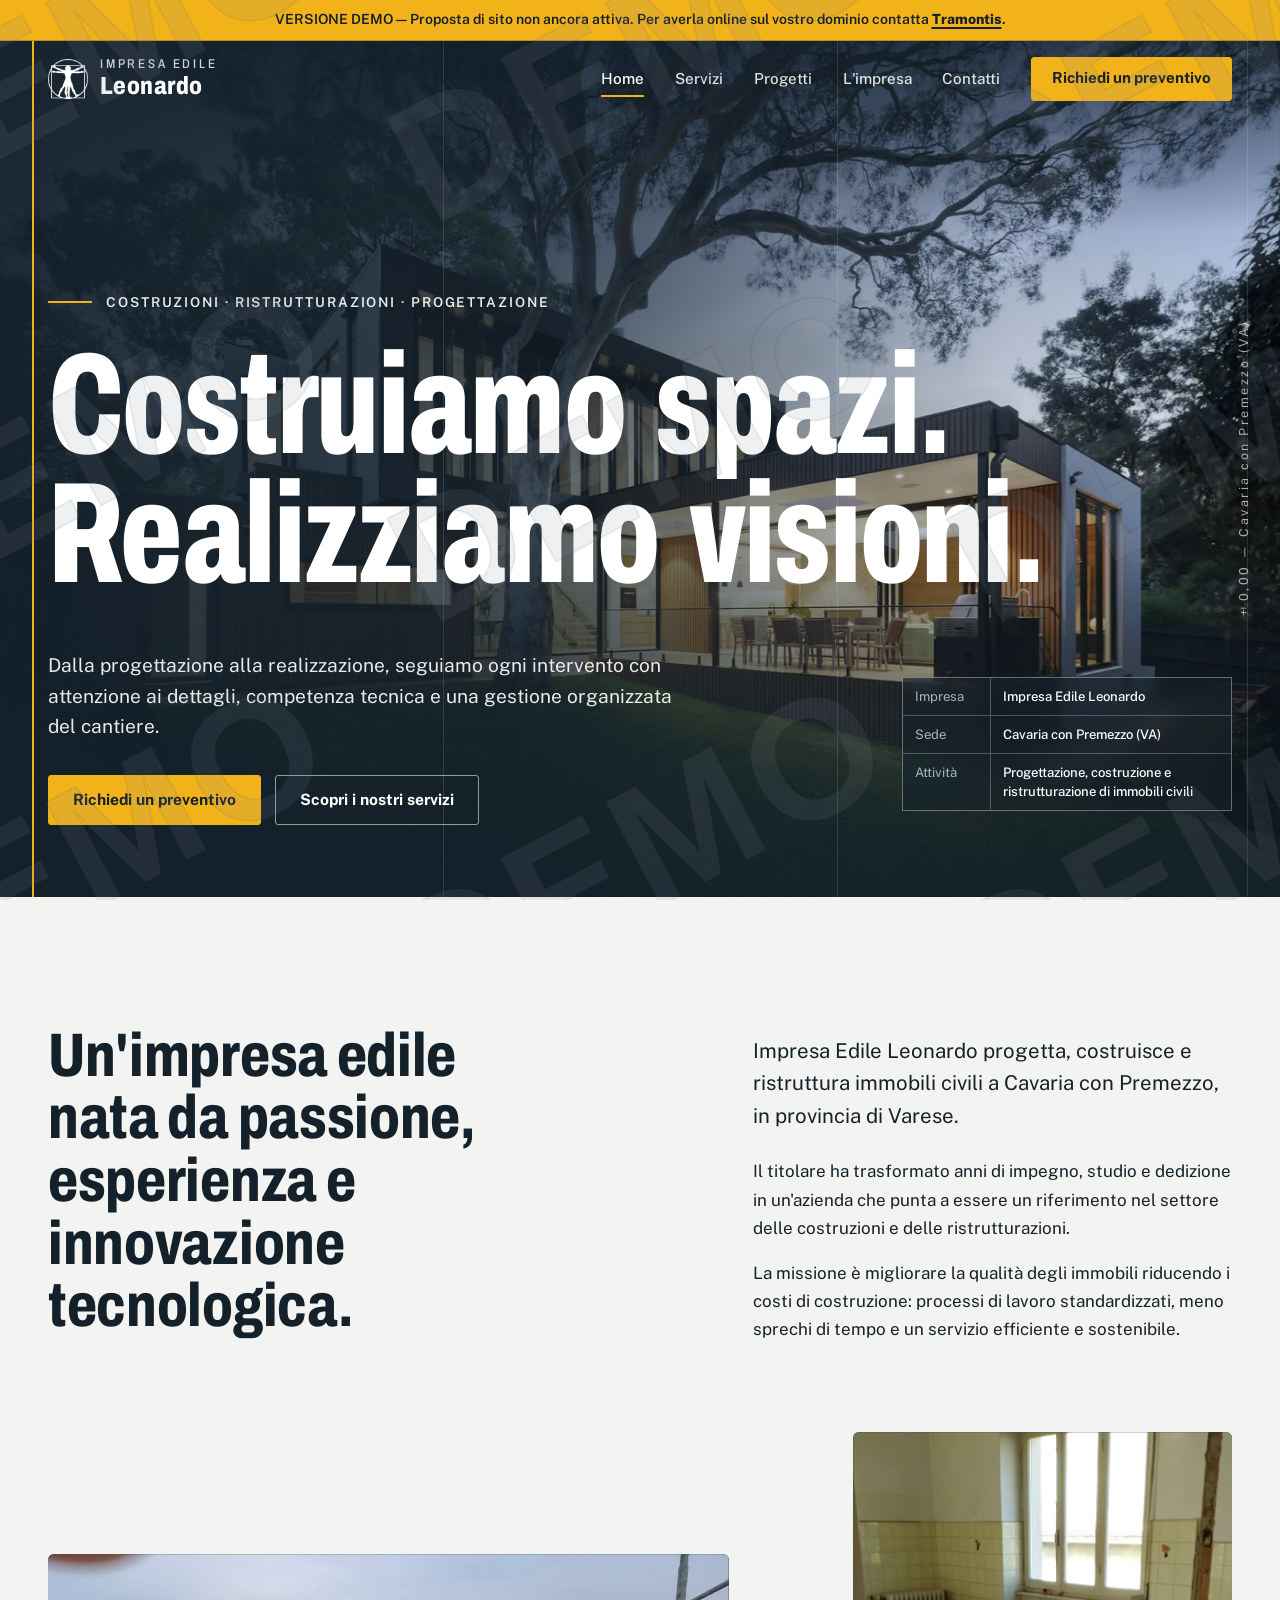
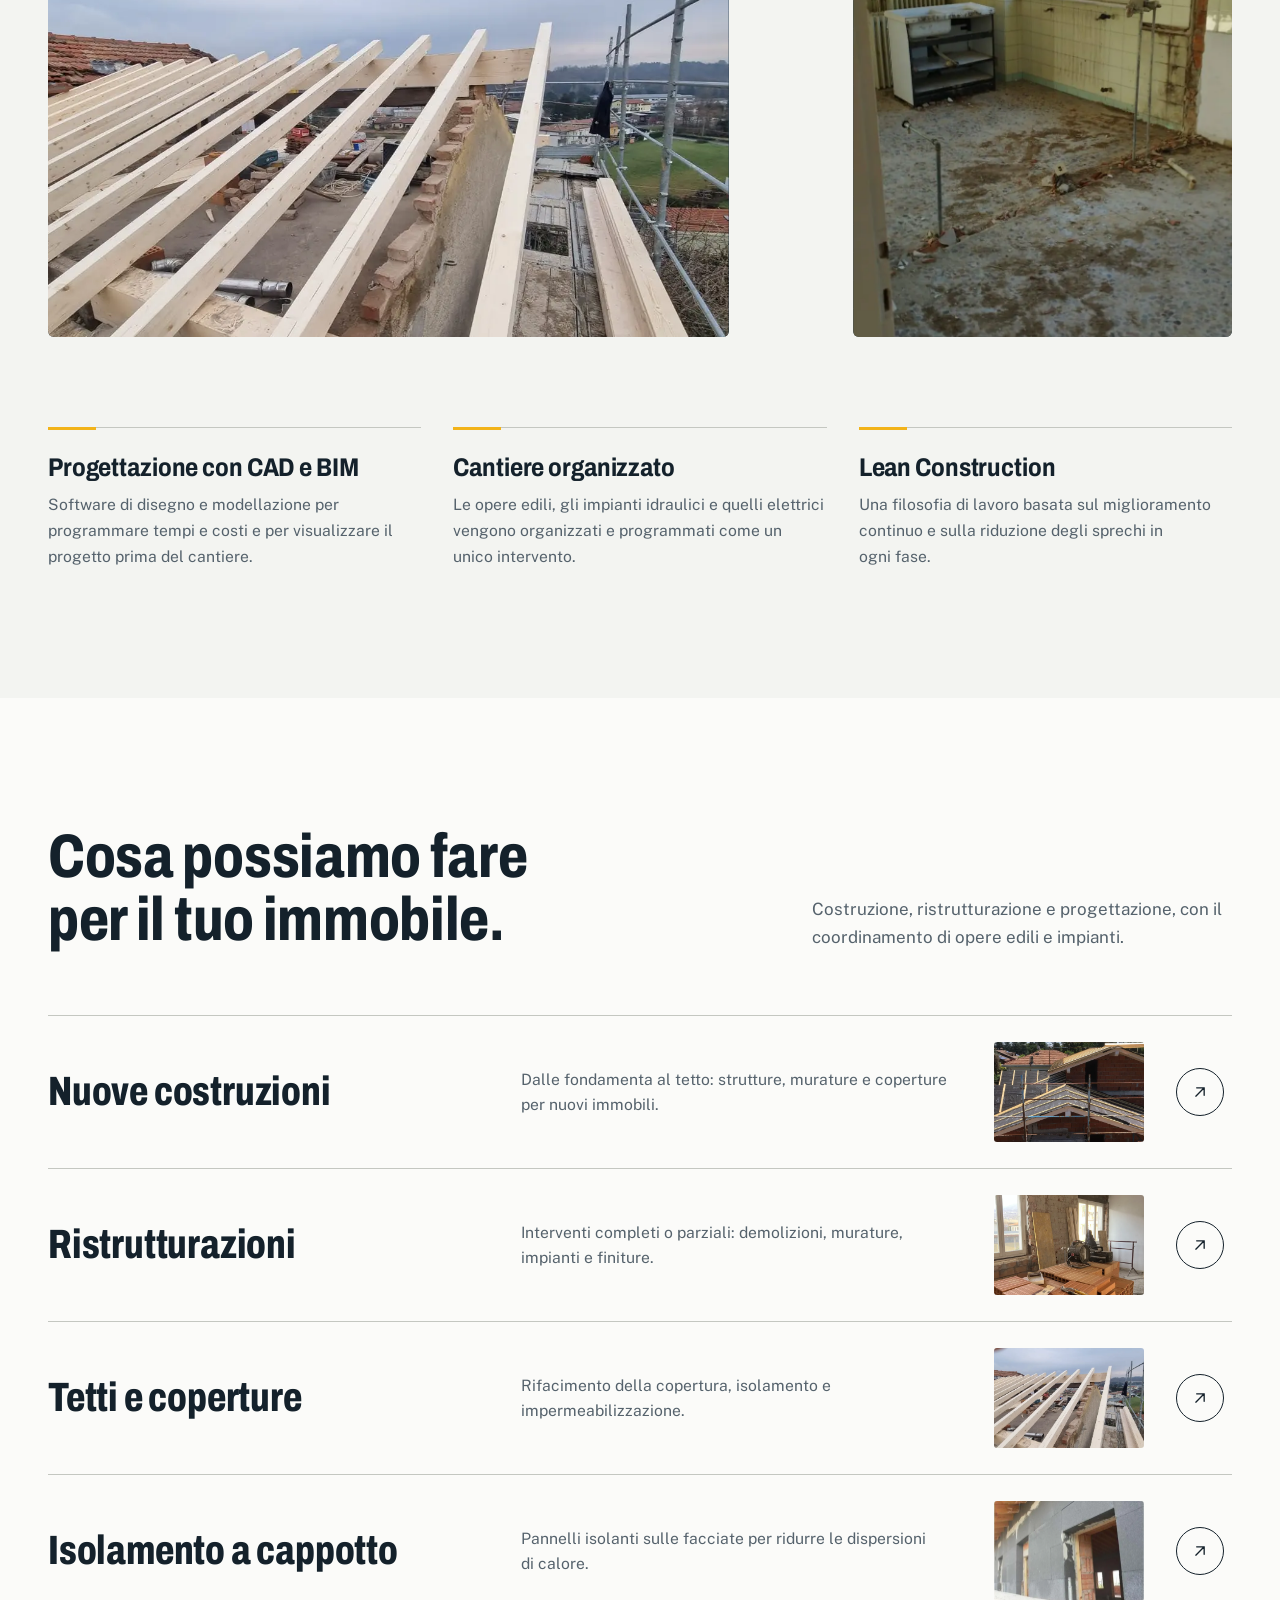
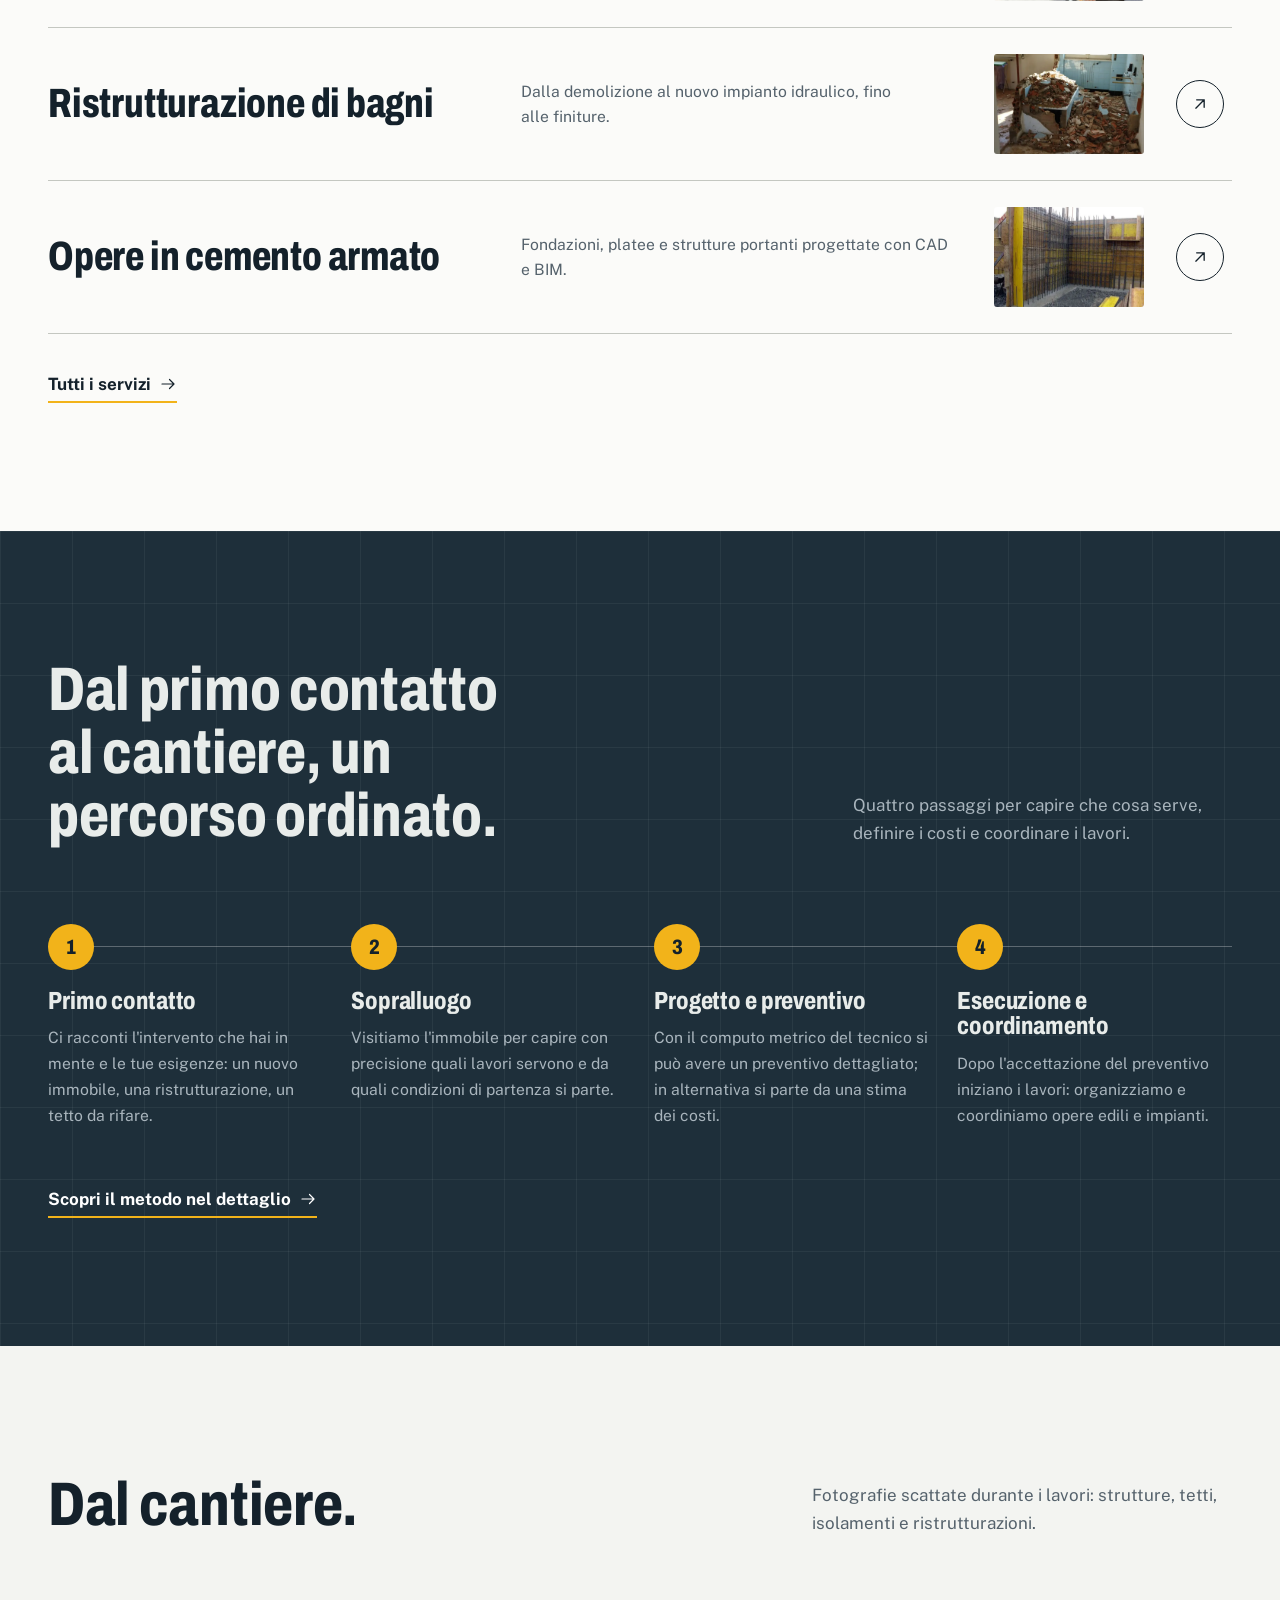
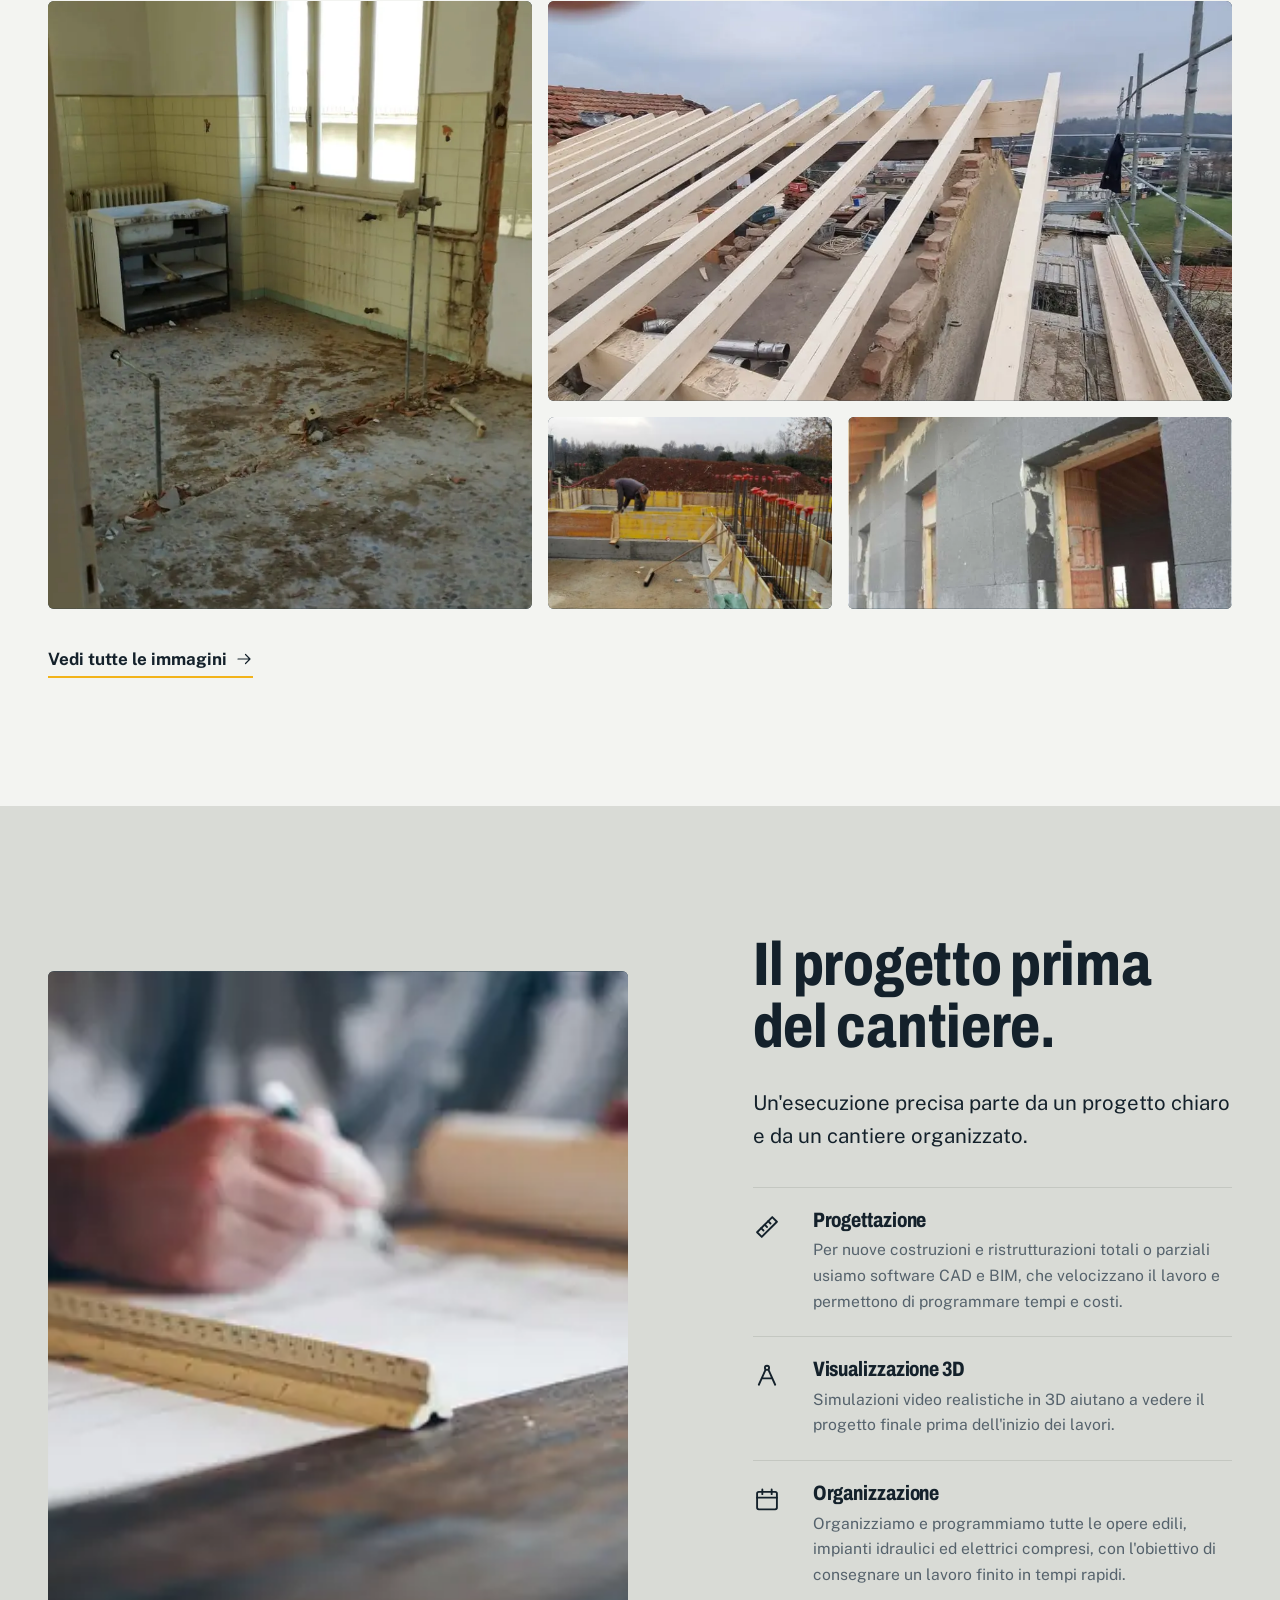
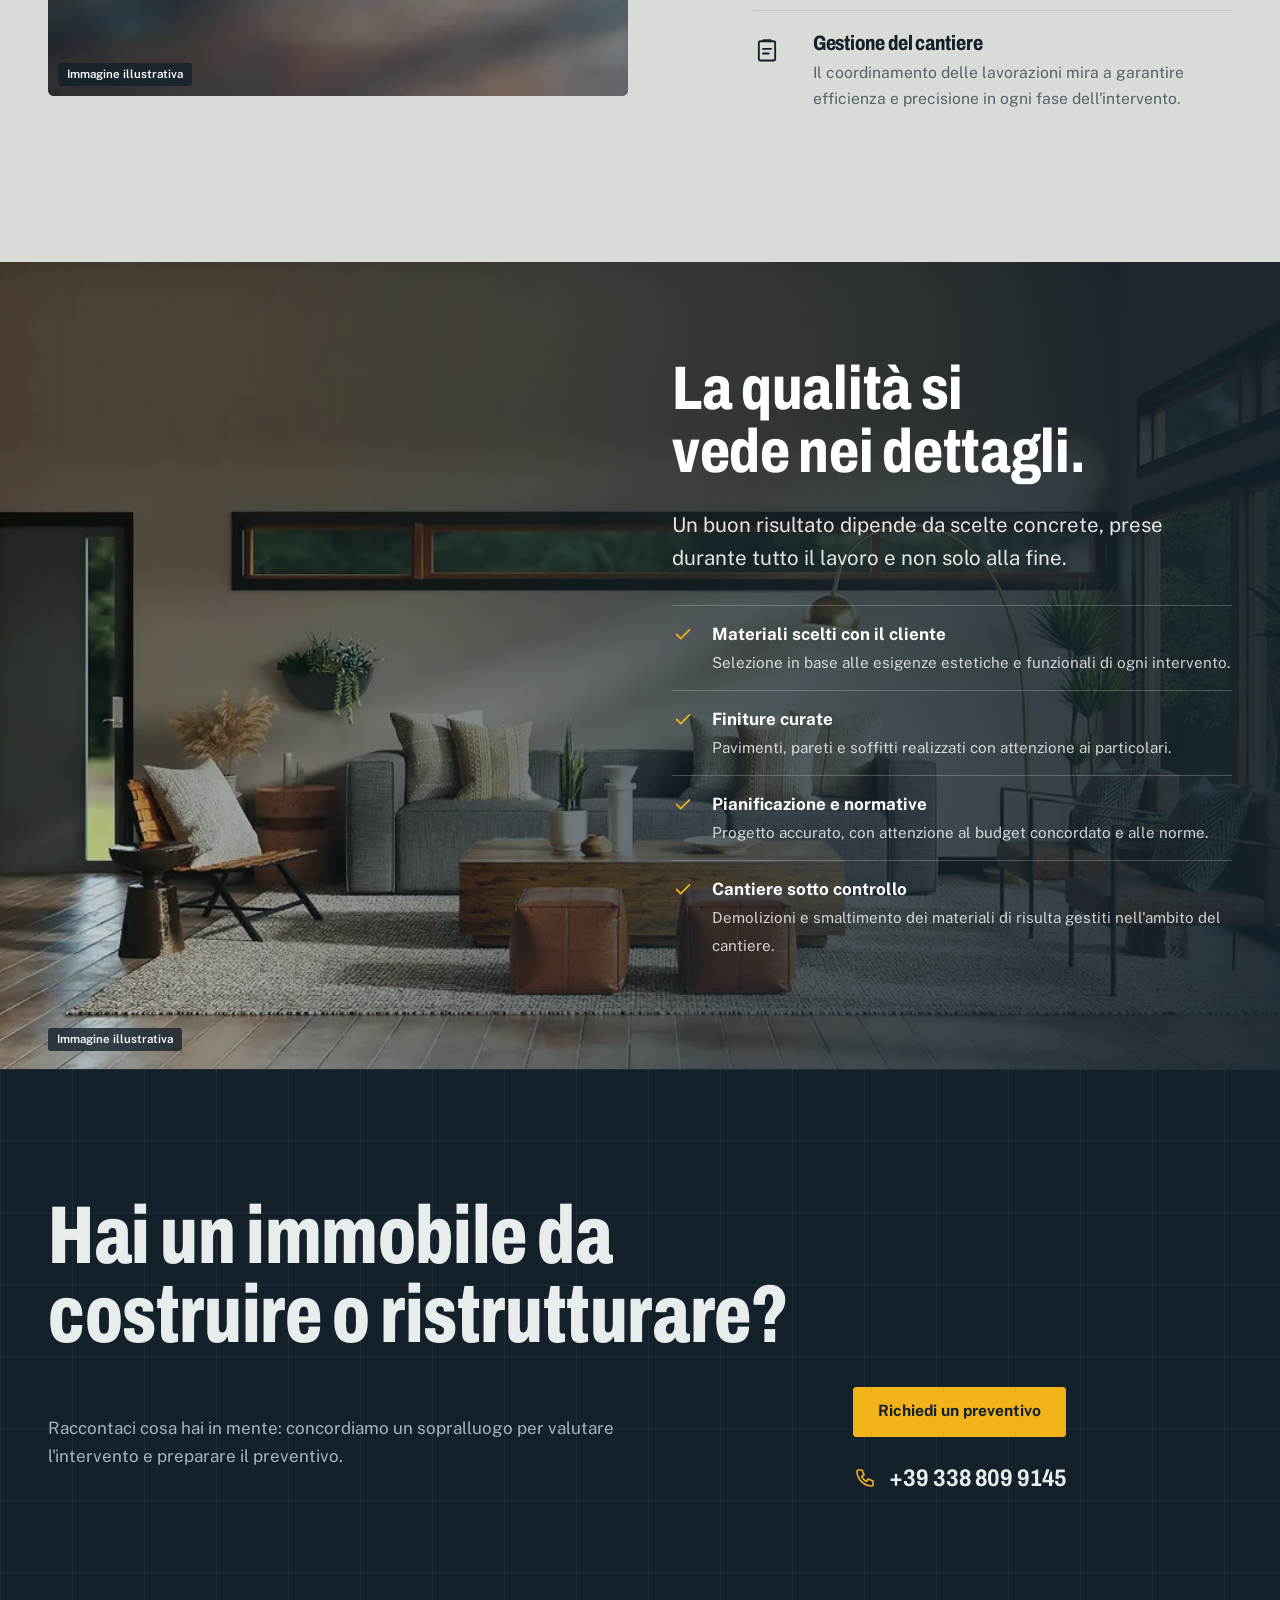
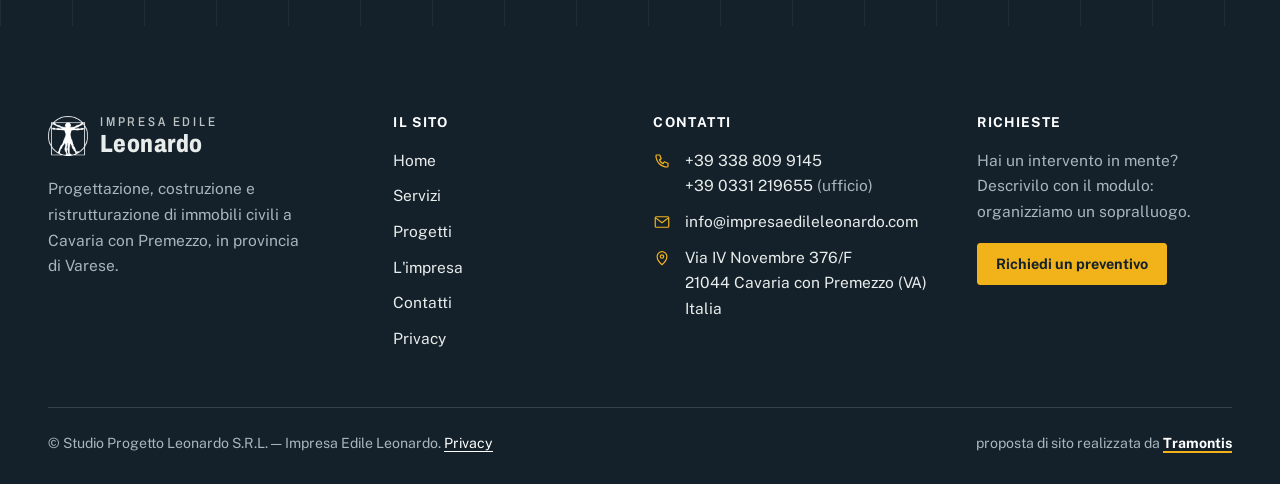
<file: index.html>
<!doctype html>
<html lang="it">
<head>
<meta charset="utf-8">
<meta name="viewport" content="width=device-width, initial-scale=1">
<title>Impresa Edile Leonardo — Costruzioni e ristrutturazioni a Cavaria con Premezzo (VA) | Demo</title>
<meta name="description" content="Progettazione, costruzione e ristrutturazione di immobili civili a Cavaria con Premezzo (VA). Proposta di sito dimostrativa realizzata da Tramontis.">
<meta name="robots" content="noindex, nofollow">
<meta name="theme-color" content="#14212b">
<meta property="og:type" content="website">
<meta property="og:locale" content="it_IT">
<meta property="og:site_name" content="Impresa Edile Leonardo — proposta di sito (demo)">
<meta property="og:title" content="Impresa Edile Leonardo — Costruzioni e ristrutturazioni a Cavaria con Premezzo (VA) | Demo">
<meta property="og:description" content="Progettazione, costruzione e ristrutturazione di immobili civili a Cavaria con Premezzo (VA). Proposta di sito dimostrativa realizzata da Tramontis.">
<meta property="og:image" content="https://luckylori07.github.io/impresaedileleonardo/assets/img/og-image.jpg">
<meta property="og:image:width" content="1200">
<meta property="og:image:height" content="630">
<meta name="twitter:card" content="summary_large_image">
<link rel="icon" type="image/png" sizes="64x64" href="assets/img/favicon.png">
<link rel="apple-touch-icon" href="assets/img/apple-touch-icon.png">
<link rel="preload" href="assets/fonts/archivo-latin.woff2" as="font" type="font/woff2" crossorigin>
<link rel="preload" href="assets/fonts/publicsans-latin.woff2" as="font" type="font/woff2" crossorigin>
<link rel="stylesheet" href="assets/css/style.css">
<script>document.documentElement.classList.add("js");</script>
<script type="application/ld+json">
{
  "@context": "https://schema.org",
  "@type": "GeneralContractor",
  "name": "Impresa Edile Leonardo",
  "description": "Progettazione, costruzione e ristrutturazione di immobili civili a Cavaria con Premezzo (VA).",
  "telephone": [
    "+39 338 809 9145",
    "+39 0331 219655"
  ],
  "email": "info@impresaedileleonardo.com",
  "address": {
    "@type": "PostalAddress",
    "streetAddress": "Via IV Novembre 376/F",
    "postalCode": "21044",
    "addressLocality": "Cavaria con Premezzo",
    "addressRegion": "VA",
    "addressCountry": "IT"
  }
}
</script>
</head>
<body>
<a class="skip-link" href="#contenuto">Vai al contenuto</a>
<div class="demo-banner" role="note">
  <p>VERSIONE DEMO — Proposta di sito non ancora attiva. Per averla online sul vostro dominio contatta <a href="https://tramontis.netlify.app/" target="_blank" rel="noopener">Tramontis</a>.</p>
</div>
<header class="site-header">
  <div class="wrap site-header__inner">
    <a class="brand" href="index.html" aria-label="Impresa Edile Leonardo — Home">
      <img src="assets/img/emblema-light.png" width="40" height="40" alt="">
      <span class="brand__name"><b>Impresa Edile</b><span>Leonardo</span></span>
    </a>
    <button class="nav-toggle" type="button" aria-expanded="false" aria-controls="site-nav" aria-label="Apri il menu"><span></span><span></span><span></span></button>
    <nav id="site-nav" class="site-nav" aria-label="Principale">
      <ul class="nav-list">
        <li><a href="index.html" aria-current="page">Home</a></li>
        <li><a href="servizi.html">Servizi</a></li>
        <li><a href="progetti.html">Progetti</a></li>
        <li><a href="impresa.html">L'impresa</a></li>
        <li><a href="contatti.html">Contatti</a></li>
        <li><a class="btn btn--sm" href="contatti.html#richiesta">Richiedi un preventivo</a></li>
      </ul>
    </nav>
  </div>
</header>
<main id="contenuto">
<section class="hero" aria-labelledby="hero-title">
  <div class="hero__media"><img alt="Casa contemporanea con rivestimento in legno e vetrate, vista al crepuscolo" width="2200" height="1467" decoding="async" src="assets/img/illustrative/hero-casa-moderna-1400.webp" srcset="assets/img/illustrative/hero-casa-moderna-800.webp 800w, assets/img/illustrative/hero-casa-moderna-1400.webp 1400w, assets/img/illustrative/hero-casa-moderna-2200.webp 2200w" sizes="100vw" fetchpriority="high"></div>
  <div class="hero__cols" aria-hidden="true"><div><i style="--i:0"></i><i style="--i:1"></i><i style="--i:2"></i><i style="--i:3"></i></div></div>
  <p class="hero__side" aria-hidden="true">±0,00 — Cavaria con Premezzo (VA)</p>
  <div class="wrap hero__body">
    <p class="hero__eyebrow" data-hero style="--i:0">COSTRUZIONI · RISTRUTTURAZIONI · PROGETTAZIONE</p>
    <h1 id="hero-title" class="hero__title"><span class="line"><span>Costruiamo spazi.</span></span><span class="line"><span>Realizziamo visioni.</span></span></h1>
    <div class="hero__foot">
      <div>
        <p class="hero__intro" data-hero style="--i:1">Dalla progettazione alla realizzazione, seguiamo ogni intervento con attenzione ai dettagli, competenza tecnica e una gestione organizzata del cantiere.</p>
        <div class="hero__cta" data-hero style="--i:2">
          <a class="btn" href="contatti.html#richiesta">Richiedi un preventivo</a>
          <a class="btn btn--ghost" href="servizi.html">Scopri i nostri servizi</a>
        </div>
      </div>
      <dl class="cartiglio" data-hero style="--i:3">
        <div class="cartiglio__row"><dt>Impresa</dt><dd>Impresa Edile Leonardo</dd></div>
        <div class="cartiglio__row"><dt>Sede</dt><dd>Cavaria con Premezzo (VA)</dd></div>
        <div class="cartiglio__row"><dt>Attività</dt><dd>Progettazione, costruzione e ristrutturazione di immobili civili</dd></div>
      </dl>
    </div>
  </div>
</section>
<section class="section section--calce" aria-labelledby="profilo-title">
  <div class="wrap profile">
    <div class="profile__title"><h2 id="profilo-title" class="h2" data-reveal="up">Un'impresa edile nata da passione, esperienza e innovazione tecnologica.</h2></div>
    <div class="profile__text prose" data-reveal="up" data-delay="1">
      <p class="lead">Impresa Edile Leonardo progetta, costruisce e ristruttura immobili civili a Cavaria con Premezzo, in provincia di Varese.</p>
      <p>Il titolare ha trasformato anni di impegno, studio e dedizione in un'azienda che punta a essere un riferimento nel settore delle costruzioni e delle ristrutturazioni.</p>
      <p>La missione è migliorare la qualità degli immobili riducendo i costi di costruzione: processi di lavoro standardizzati, meno sprechi di tempo e un servizio efficiente e sostenibile.</p>
    </div>
    <div class="profile__images">
      <div class="ph profile__img-a" data-reveal="img"><img alt="Travi in legno della struttura di un tetto durante i lavori, con ponteggio e paesaggio sullo sfondo" width="1400" height="630" decoding="async" src="assets/img/cantiere/tetto-travi.webp" loading="lazy"></div>
      <div class="ph profile__img-b" data-reveal="img"><img alt="Ambiente interno in ristrutturazione con pavimento e rivestimenti rimossi" width="787" height="1400" decoding="async" src="assets/img/cantiere/demolizione-cucina.webp" loading="lazy"></div>
    </div>
    <ul class="pillars">
      <li class="pillar" data-reveal="up"><h3 class="h3">Progettazione con CAD e BIM</h3><p>Software di disegno e modellazione per programmare tempi e costi e per visualizzare il progetto prima del cantiere.</p></li>
      <li class="pillar" data-reveal="up" data-delay="1"><h3 class="h3">Cantiere organizzato</h3><p>Le opere edili, gli impianti idraulici e quelli elettrici vengono organizzati e programmati come un unico intervento.</p></li>
      <li class="pillar" data-reveal="up" data-delay="2"><h3 class="h3">Lean Construction</h3><p>Una filosofia di lavoro basata sul miglioramento continuo e sulla riduzione degli sprechi in ogni fase.</p></li>
    </ul>
  </div>
</section>
<section class="section section--paper" aria-labelledby="servizi-title">
  <div class="wrap">
    <div class="section-head">
      <h2 id="servizi-title" class="h2" data-reveal="up">Cosa possiamo fare per il tuo immobile.</h2>
      <p class="muted" data-reveal="up" data-delay="1">Costruzione, ristrutturazione e progettazione, con il coordinamento di opere edili e impianti.</p>
    </div>
    <div class="svc-index" data-reveal="up">
      <a class="svc-row" href="servizi.html#nuove-costruzioni">
        <h3>Nuove costruzioni</h3>
        <p>Dalle fondamenta al tetto: strutture, murature e coperture per nuovi immobili.</p>
        <div class="ph "><img alt="Struttura di un edificio in costruzione con tetto in legno e ponteggio" width="1050" height="1400" decoding="async" src="assets/img/cantiere/tetto-falde.webp" loading="lazy"></div>
        <span class="svc-row__go"><svg aria-hidden="true" focusable="false"><use href="assets/img/icons.svg#i-arrow-up-right"/></svg></span>
      </a>
      <a class="svc-row" href="servizi.html#ristrutturazioni">
        <h3>Ristrutturazioni</h3>
        <p>Interventi completi o parziali: demolizioni, murature, impianti e finiture.</p>
        <div class="ph "><img alt="Interno in ristrutturazione con laterizi pronti per le nuove murature" width="1050" height="1400" decoding="async" src="assets/img/cantiere/laterizi-interno.webp" loading="lazy"></div>
        <span class="svc-row__go"><svg aria-hidden="true" focusable="false"><use href="assets/img/icons.svg#i-arrow-up-right"/></svg></span>
      </a>
      <a class="svc-row" href="servizi.html#tetti">
        <h3>Tetti e coperture</h3>
        <p>Rifacimento della copertura, isolamento e impermeabilizzazione.</p>
        <div class="ph "><img alt="Orditura in legno di un tetto in rifacimento" width="1400" height="630" decoding="async" src="assets/img/cantiere/tetto-travi.webp" loading="lazy"></div>
        <span class="svc-row__go"><svg aria-hidden="true" focusable="false"><use href="assets/img/icons.svg#i-arrow-up-right"/></svg></span>
      </a>
      <a class="svc-row" href="servizi.html#cappotto">
        <h3>Isolamento a cappotto</h3>
        <p>Pannelli isolanti sulle facciate per ridurre le dispersioni di calore.</p>
        <div class="ph "><img alt="Pannelli isolanti del cappotto posati sulla facciata di un edificio" width="600" height="453" decoding="async" src="assets/img/cantiere/cappotto-pannelli.webp" loading="lazy"></div>
        <span class="svc-row__go"><svg aria-hidden="true" focusable="false"><use href="assets/img/icons.svg#i-arrow-up-right"/></svg></span>
      </a>
      <a class="svc-row" href="servizi.html#bagni">
        <h3>Ristrutturazione di bagni</h3>
        <p>Dalla demolizione al nuovo impianto idraulico, fino alle finiture.</p>
        <div class="ph "><img alt="Bagno in demolizione con sanitari e rivestimenti rimossi" width="787" height="1400" decoding="async" src="assets/img/cantiere/demolizione-bagno.webp" loading="lazy"></div>
        <span class="svc-row__go"><svg aria-hidden="true" focusable="false"><use href="assets/img/icons.svg#i-arrow-up-right"/></svg></span>
      </a>
      <a class="svc-row" href="servizi.html#cemento-armato">
        <h3>Opere in cemento armato</h3>
        <p>Fondazioni, platee e strutture portanti progettate con CAD e BIM.</p>
        <div class="ph "><img alt="Pareti armate con casseri gialli in un cantiere" width="600" height="450" decoding="async" src="assets/img/cantiere/cemento-casseri.webp" loading="lazy"></div>
        <span class="svc-row__go"><svg aria-hidden="true" focusable="false"><use href="assets/img/icons.svg#i-arrow-up-right"/></svg></span>
      </a>
    </div>
    <p style="margin-top:36px"><a class="link-arrow" href="servizi.html">Tutti i servizi<svg aria-hidden="true" focusable="false"><use href="assets/img/icons.svg#i-arrow-right"/></svg></a></p>
  </div>
</section>
<section class="section section--slate method grid-bg" aria-labelledby="metodo-title">
  <div class="wrap">
    <div class="method__intro">
      <h2 id="metodo-title" class="h2" data-reveal="up">Dal primo contatto al cantiere, un percorso ordinato.</h2>
      <p data-reveal="up" data-delay="1">Quattro passaggi per capire che cosa serve, definire i costi e coordinare i lavori.</p>
    </div>
    <ol class="steps">
      <li class="step" data-reveal="up"><span class="step__n" aria-hidden="true">1</span><h3>Primo contatto</h3><p>Ci racconti l'intervento che hai in mente e le tue esigenze: un nuovo immobile, una ristrutturazione, un tetto da rifare.</p></li>
      <li class="step" data-reveal="up" data-delay="1"><span class="step__n" aria-hidden="true">2</span><h3>Sopralluogo</h3><p>Visitiamo l'immobile per capire con precisione quali lavori servono e da quali condizioni di partenza si parte.</p></li>
      <li class="step" data-reveal="up" data-delay="2"><span class="step__n" aria-hidden="true">3</span><h3>Progetto e preventivo</h3><p>Con il computo metrico del tecnico si può avere un preventivo dettagliato; in alternativa si parte da una stima dei costi.</p></li>
      <li class="step" data-reveal="up" data-delay="3"><span class="step__n" aria-hidden="true">4</span><h3>Esecuzione e coordinamento</h3><p>Dopo l'accettazione del preventivo iniziano i lavori: organizziamo e coordiniamo opere edili e impianti.</p></li>
    </ol>
    <p style="margin-top:56px"><a class="link-arrow" href="impresa.html#metodo" style="color:#fff">Scopri il metodo nel dettaglio<svg aria-hidden="true" focusable="false"><use href="assets/img/icons.svg#i-arrow-right"/></svg></a></p>
  </div>
</section>
<section class="section section--calce" aria-labelledby="cantiere-title">
  <div class="wrap">
    <div class="section-head">
      <h2 id="cantiere-title" class="h2" data-reveal="up">Dal cantiere.</h2>
      <p class="muted" data-reveal="up" data-delay="1">Fotografie scattate durante i lavori: strutture, tetti, isolamenti e ristrutturazioni.</p>
    </div>
    <div class="mosaic">
      <figure class="m-a"><div class="ph " data-reveal="img"><img alt="Ambiente interno dopo la rimozione di pavimenti e rivestimenti, durante una ristrutturazione" width="787" height="1400" decoding="async" src="assets/img/cantiere/demolizione-cucina.webp" loading="lazy"></div><figcaption>Ristrutturazione: ambiente svuotato prima dei nuovi lavori</figcaption></figure>
      <figure class="m-b"><div class="ph " data-reveal="img"><img alt="Travi in legno di un tetto in rifacimento con ponteggio" width="1400" height="630" decoding="async" src="assets/img/cantiere/tetto-travi.webp" loading="lazy"></div><figcaption>Tetto: orditura in legno in fase di posa</figcaption></figure>
      <figure class="m-c"><div class="ph " data-reveal="img"><img alt="Casseri e armature delle fondazioni di un edificio in cantiere" width="600" height="450" decoding="async" src="assets/img/cantiere/cemento-fondazioni.webp" loading="lazy"></div><figcaption>Fondazioni e casseri</figcaption></figure>
      <figure class="m-d"><div class="ph " data-reveal="img"><img alt="Pannelli isolanti grigi del cappotto termico su una facciata in laterizio" width="600" height="453" decoding="async" src="assets/img/cantiere/cappotto-pannelli.webp" loading="lazy"></div><figcaption>Cappotto termico: pannelli isolanti</figcaption></figure>
    </div>
    <p style="margin-top:36px"><a class="link-arrow" href="progetti.html">Vedi tutte le immagini<svg aria-hidden="true" focusable="false"><use href="assets/img/icons.svg#i-arrow-right"/></svg></a></p>
  </div>
</section>
<section class="section section--concrete" aria-labelledby="progetto-title">
  <div class="wrap split">
    <div class="ph split__media" data-reveal="img"><img alt="Mano che disegna un progetto su carta con righello e rotolo di disegni" width="1280" height="720" decoding="async" src="assets/img/illustrative/progettazione-tavolo-1280.webp" srcset="assets/img/illustrative/progettazione-tavolo-640.webp 640w, assets/img/illustrative/progettazione-tavolo-1280.webp 1280w" sizes="(min-width:900px) 560px, 90vw" loading="lazy"><span class="tag-illustrative">Immagine illustrativa</span></div>
    <div class="split__body">
      <h2 id="progetto-title" class="h2" data-reveal="up">Il progetto prima del cantiere.</h2>
      <p class="lead" data-reveal="up" data-delay="1">Un'esecuzione precisa parte da un progetto chiaro e da un cantiere organizzato.</p>
      <div class="stack">
        <div class="stack__item" data-reveal="up"><svg aria-hidden="true" focusable="false"><use href="assets/img/icons.svg#i-ruler"/></svg><div><h3>Progettazione</h3><p>Per nuove costruzioni e ristrutturazioni totali o parziali usiamo software CAD e BIM, che velocizzano il lavoro e permettono di programmare tempi e costi.</p></div></div>
        <div class="stack__item" data-reveal="up"><svg aria-hidden="true" focusable="false"><use href="assets/img/icons.svg#i-compass"/></svg><div><h3>Visualizzazione 3D</h3><p>Simulazioni video realistiche in 3D aiutano a vedere il progetto finale prima dell'inizio dei lavori.</p></div></div>
        <div class="stack__item" data-reveal="up"><svg aria-hidden="true" focusable="false"><use href="assets/img/icons.svg#i-calendar"/></svg><div><h3>Organizzazione</h3><p>Organizziamo e programmiamo tutte le opere edili, impianti idraulici ed elettrici compresi, con l'obiettivo di consegnare un lavoro finito in tempi rapidi.</p></div></div>
        <div class="stack__item" data-reveal="up"><svg aria-hidden="true" focusable="false"><use href="assets/img/icons.svg#i-clipboard"/></svg><div><h3>Gestione del cantiere</h3><p>Il coordinamento delle lavorazioni mira a garantire efficienza e precisione in ogni fase dell'intervento.</p></div></div>
      </div>
    </div>
  </div>
</section>
<section class="quality" aria-labelledby="qualita-title">
  <div class="quality__media"><img alt="Soggiorno luminoso con parquet, grandi finestre e arredi contemporanei" width="1280" height="675" decoding="async" src="assets/img/illustrative/interno-luminoso-1280.webp" srcset="assets/img/illustrative/interno-luminoso-640.webp 640w, assets/img/illustrative/interno-luminoso-1280.webp 1280w" sizes="100vw" loading="lazy"></div>
  <span class="tag-illustrative" style="left:var(--gutter);bottom:18px">Immagine illustrativa</span>
  <div class="wrap">
    <div class="quality__panel">
      <h2 id="qualita-title" class="h2" data-reveal="up">La qualità si vede nei dettagli.</h2>
      <p class="lead" data-reveal="up" data-delay="1" style="color:rgba(255,255,255,.88)">Un buon risultato dipende da scelte concrete, prese durante tutto il lavoro e non solo alla fine.</p>
      <ul class="checks">
        <li data-reveal="up"><svg aria-hidden="true" focusable="false"><use href="assets/img/icons.svg#i-check"/></svg><div><b>Materiali scelti con il cliente</b><span>Selezione in base alle esigenze estetiche e funzionali di ogni intervento.</span></div></li>
        <li data-reveal="up"><svg aria-hidden="true" focusable="false"><use href="assets/img/icons.svg#i-check"/></svg><div><b>Finiture curate</b><span>Pavimenti, pareti e soffitti realizzati con attenzione ai particolari.</span></div></li>
        <li data-reveal="up"><svg aria-hidden="true" focusable="false"><use href="assets/img/icons.svg#i-check"/></svg><div><b>Pianificazione e normative</b><span>Progetto accurato, con attenzione al budget concordato e alle norme.</span></div></li>
        <li data-reveal="up"><svg aria-hidden="true" focusable="false"><use href="assets/img/icons.svg#i-check"/></svg><div><b>Cantiere sotto controllo</b><span>Demolizioni e smaltimento dei materiali di risulta gestiti nell'ambito del cantiere.</span></div></li>
      </ul>
    </div>
  </div>
</section>
<section class="section section--ink cta grid-bg" aria-labelledby="cta-title">
  <div class="wrap cta__inner">
    <h2 id="cta-title" class="h2" data-reveal="up">Hai un immobile da costruire o ristrutturare?</h2>
    <p class="cta__text" data-reveal="up" data-delay="1">Raccontaci cosa hai in mente: concordiamo un sopralluogo per valutare l'intervento e preparare il preventivo.</p>
    <div class="cta__actions" data-reveal="up" data-delay="2">
      <a class="btn" href="contatti.html#richiesta">Richiedi un preventivo</a>
      <a class="cta__phone" href="tel:+393388099145"><svg aria-hidden="true" focusable="false"><use href="assets/img/icons.svg#i-phone"/></svg>+39 338 809 9145</a>
    </div>
  </div>
</section>
</main>
<footer class="site-footer">
  <div class="wrap footer-grid">
    <div>
      <a class="brand" href="index.html" aria-label="Impresa Edile Leonardo — Home">
        <img src="assets/img/emblema-light.png" width="40" height="40" alt="" loading="lazy">
        <span class="brand__name"><b>Impresa Edile</b><span>Leonardo</span></span>
      </a>
      <p class="footer-about">Progettazione, costruzione e ristrutturazione di immobili civili a Cavaria con Premezzo, in provincia di Varese.</p>
    </div>
    <nav aria-label="Pagine del sito">
      <h2>Il sito</h2>
      <ul class="footer-list"><li><a href="index.html">Home</a></li><li><a href="servizi.html">Servizi</a></li><li><a href="progetti.html">Progetti</a></li><li><a href="impresa.html">L'impresa</a></li><li><a href="contatti.html">Contatti</a></li><li><a href="privacy.html">Privacy</a></li></ul>
    </nav>
    <div>
      <h2>Contatti</h2>
      <ul class="footer-list footer-contact">
        <li><svg aria-hidden="true" focusable="false"><use href="assets/img/icons.svg#i-phone"/></svg><span><a href="tel:+393388099145">+39 338 809 9145</a><br><a href="tel:+390331219655">+39 0331 219655</a> <span class="muted">(ufficio)</span></span></li>
        <li><svg aria-hidden="true" focusable="false"><use href="assets/img/icons.svg#i-mail"/></svg><a href="mailto:info@impresaedileleonardo.com">info@impresaedileleonardo.com</a></li>
        <li><svg aria-hidden="true" focusable="false"><use href="assets/img/icons.svg#i-pin"/></svg><address>Via IV Novembre 376/F<br>21044 Cavaria con Premezzo (VA)<br>Italia</address></li>
      </ul>
    </div>
    <div>
      <h2>Richieste</h2>
      <p class="footer-about" style="margin-bottom:18px">Hai un intervento in mente? Descrivilo con il modulo: organizziamo un sopralluogo.</p>
      <a class="btn btn--sm" href="contatti.html#richiesta">Richiedi un preventivo</a>
    </div>
  </div>
  <div class="wrap footer-bottom">
    <p>© Studio Progetto Leonardo S.R.L. — Impresa Edile Leonardo. <a href="privacy.html">Privacy</a></p>
    <p class="credit">proposta di sito realizzata da <a href="https://tramontis.netlify.app/" target="_blank" rel="noopener">Tramontis</a></p>
  </div>
</footer>
<script src="assets/js/main.js" defer></script>
</body>
</html>
</file>
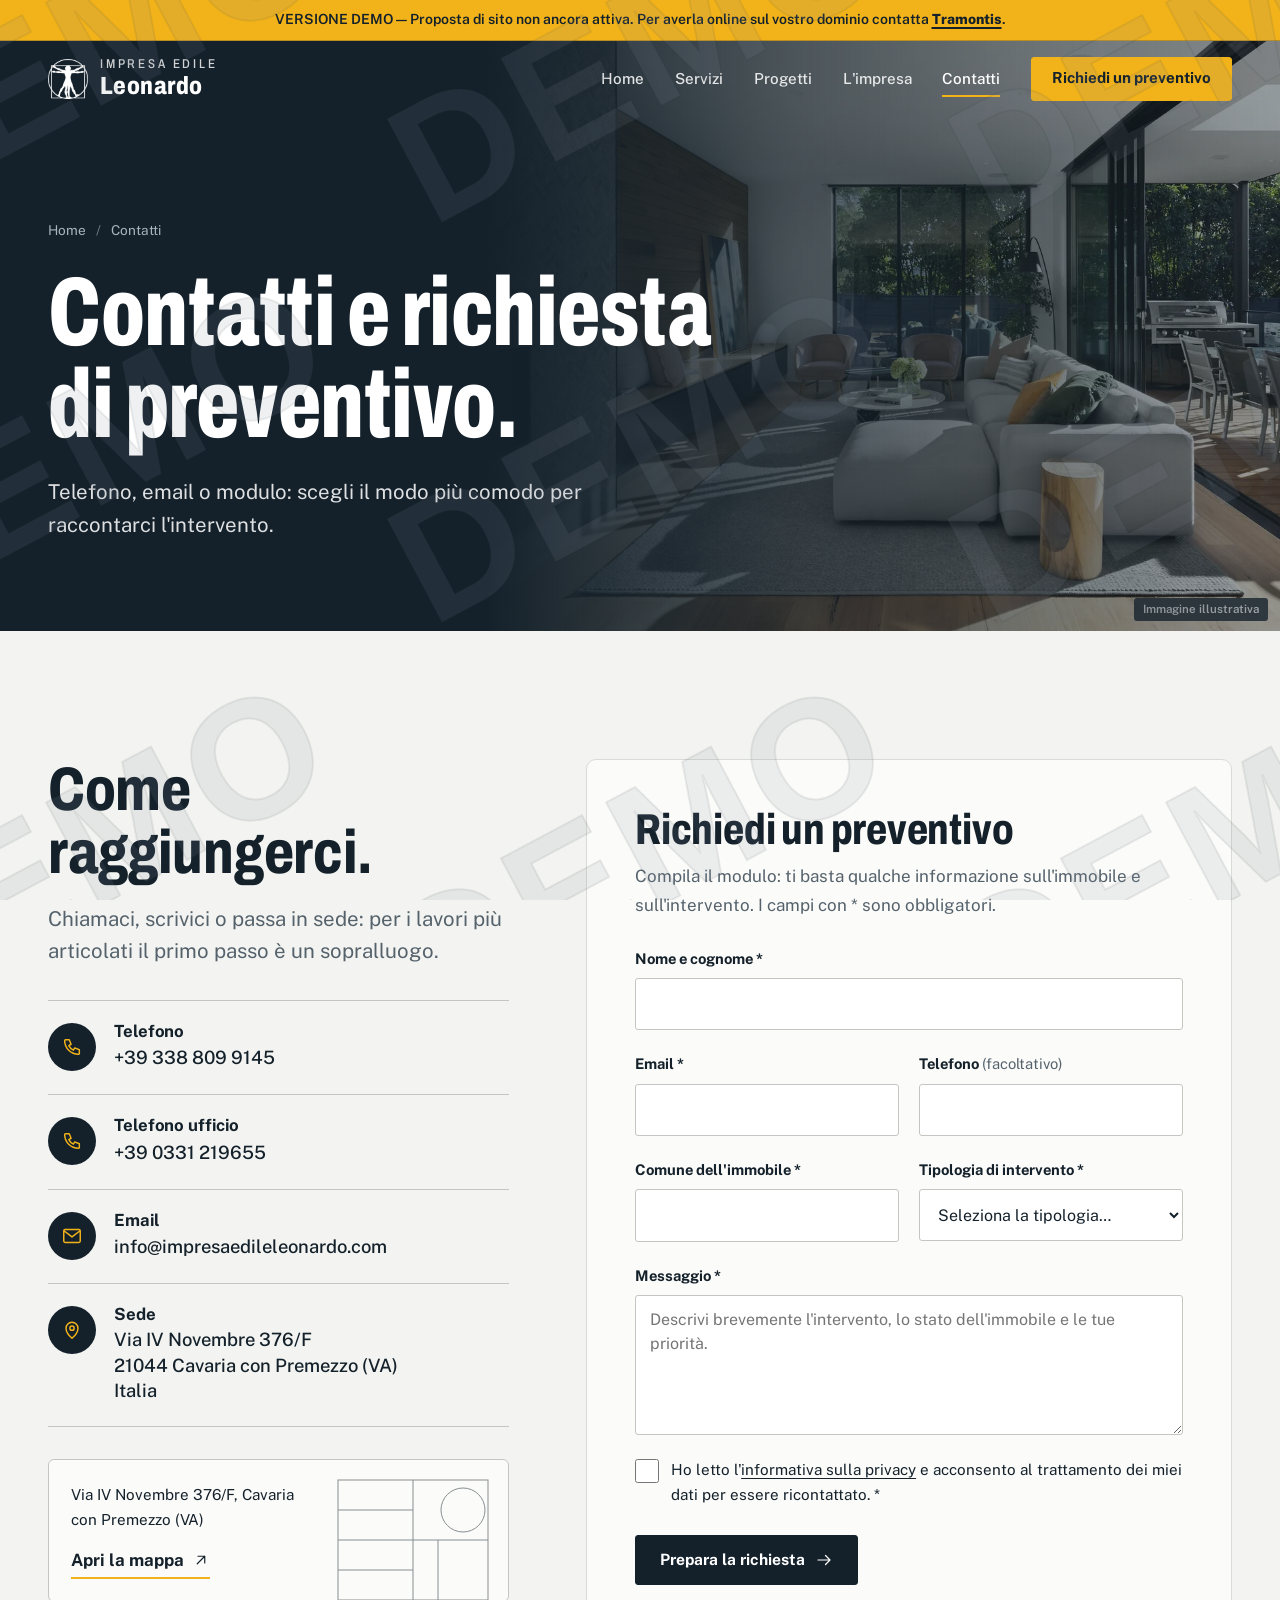
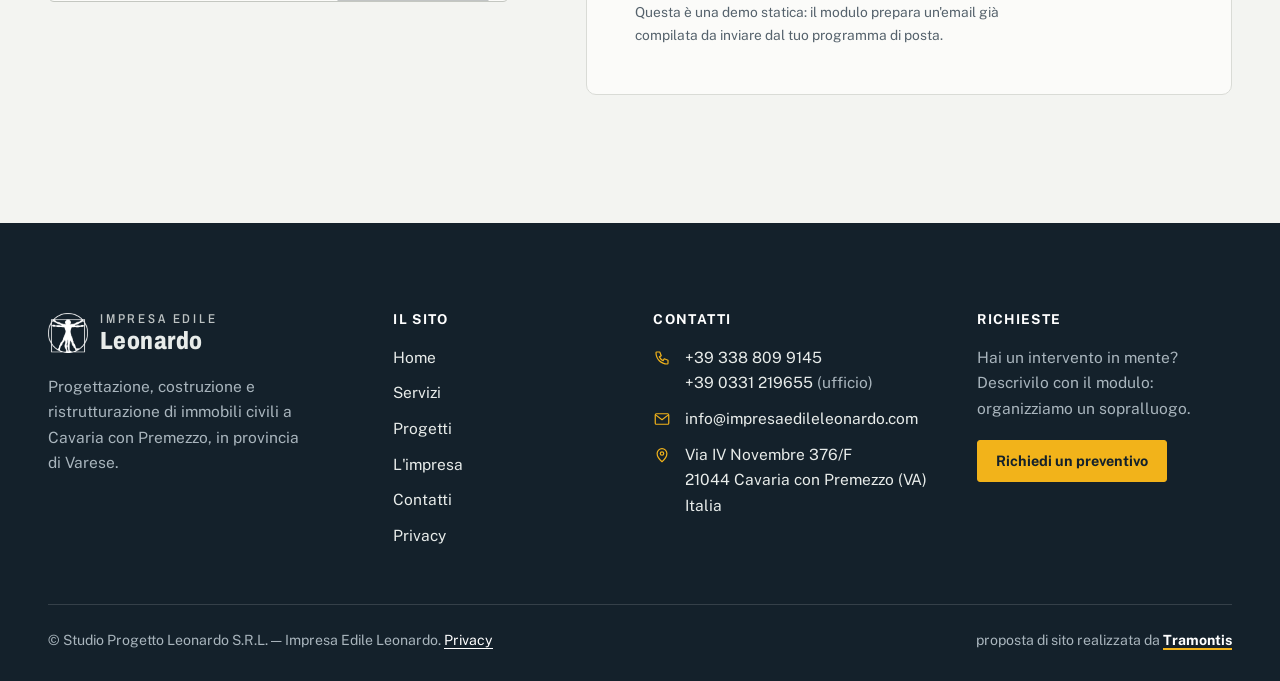
<file: contatti.html>
<!doctype html>
<html lang="it">
<head>
<meta charset="utf-8">
<meta name="viewport" content="width=device-width, initial-scale=1">
<title>Contatti e richiesta di preventivo — Impresa Edile Leonardo | Demo</title>
<meta name="description" content="Contatta Impresa Edile Leonardo a Cavaria con Premezzo (VA): telefono, email, indirizzo e modulo per richiedere un preventivo o un sopralluogo.">
<meta name="robots" content="noindex, nofollow">
<meta name="theme-color" content="#14212b">
<meta property="og:type" content="website">
<meta property="og:locale" content="it_IT">
<meta property="og:site_name" content="Impresa Edile Leonardo — proposta di sito (demo)">
<meta property="og:title" content="Contatti e richiesta di preventivo — Impresa Edile Leonardo | Demo">
<meta property="og:description" content="Contatta Impresa Edile Leonardo a Cavaria con Premezzo (VA): telefono, email, indirizzo e modulo per richiedere un preventivo o un sopralluogo.">
<meta property="og:image" content="https://luckylori07.github.io/impresaedileleonardo/assets/img/og-image.jpg">
<meta property="og:image:width" content="1200">
<meta property="og:image:height" content="630">
<meta name="twitter:card" content="summary_large_image">
<link rel="icon" type="image/png" sizes="64x64" href="assets/img/favicon.png">
<link rel="apple-touch-icon" href="assets/img/apple-touch-icon.png">
<link rel="preload" href="assets/fonts/archivo-latin.woff2" as="font" type="font/woff2" crossorigin>
<link rel="preload" href="assets/fonts/publicsans-latin.woff2" as="font" type="font/woff2" crossorigin>
<link rel="stylesheet" href="assets/css/style.css">
<script>document.documentElement.classList.add("js");</script>
</head>
<body>
<a class="skip-link" href="#contenuto">Vai al contenuto</a>
<div class="demo-banner" role="note">
  <p>VERSIONE DEMO — Proposta di sito non ancora attiva. Per averla online sul vostro dominio contatta <a href="https://tramontis.netlify.app/" target="_blank" rel="noopener">Tramontis</a>.</p>
</div>
<header class="site-header">
  <div class="wrap site-header__inner">
    <a class="brand" href="index.html" aria-label="Impresa Edile Leonardo — Home">
      <img src="assets/img/emblema-light.png" width="40" height="40" alt="">
      <span class="brand__name"><b>Impresa Edile</b><span>Leonardo</span></span>
    </a>
    <button class="nav-toggle" type="button" aria-expanded="false" aria-controls="site-nav" aria-label="Apri il menu"><span></span><span></span><span></span></button>
    <nav id="site-nav" class="site-nav" aria-label="Principale">
      <ul class="nav-list">
        <li><a href="index.html">Home</a></li>
        <li><a href="servizi.html">Servizi</a></li>
        <li><a href="progetti.html">Progetti</a></li>
        <li><a href="impresa.html">L'impresa</a></li>
        <li><a href="contatti.html" aria-current="page">Contatti</a></li>
        <li><a class="btn btn--sm" href="contatti.html#richiesta">Richiedi un preventivo</a></li>
      </ul>
    </nav>
  </div>
</header>
<main id="contenuto">
<section class="page-hero grid-bg">
  <div class="page-hero__media"><img alt="Soggiorno luminoso con grandi vetrate e arredi chiari" width="1280" height="872" decoding="async" src="assets/img/illustrative/interno-vetrate-1280.webp" srcset="assets/img/illustrative/interno-vetrate-640.webp 640w, assets/img/illustrative/interno-vetrate-1280.webp 1280w" sizes="62vw"><span class="tag-illustrative" style="left:auto;right:12px">Immagine illustrativa</span></div>
  <div class="wrap">
    <div class="page-hero__inner">
      <ol class="crumbs" aria-label="Percorso"><li><a href="index.html">Home</a></li><li aria-current="page">Contatti</li></ol>
      <h1>Contatti e richiesta di preventivo.</h1>
      <p class="lead">Telefono, email o modulo: scegli il modo più comodo per raccontarci l'intervento.</p>
    </div>
  </div>
</section>
<section class="section section--calce" aria-labelledby="contatti-title">
  <div class="wrap contact-grid">
    <div>
      <h2 id="contatti-title" class="h2">Come raggiungerci.</h2>
      <p class="lead muted" style="margin-top:18px">Chiamaci, scrivici o passa in sede: per i lavori più articolati il primo passo è un sopralluogo.</p>
      <ul class="contact-list">
        <li class="contact-item"><span class="contact-item__ico"><svg aria-hidden="true" focusable="false"><use href="assets/img/icons.svg#i-phone"/></svg></span><div><h3>Telefono</h3><a href="tel:+393388099145">+39 338 809 9145</a></div></li>
        <li class="contact-item"><span class="contact-item__ico"><svg aria-hidden="true" focusable="false"><use href="assets/img/icons.svg#i-phone"/></svg></span><div><h3>Telefono ufficio</h3><a href="tel:+390331219655">+39 0331 219655</a></div></li>
        <li class="contact-item"><span class="contact-item__ico"><svg aria-hidden="true" focusable="false"><use href="assets/img/icons.svg#i-mail"/></svg></span><div><h3>Email</h3><a href="mailto:info@impresaedileleonardo.com">info@impresaedileleonardo.com</a></div></li>
        <li class="contact-item"><span class="contact-item__ico"><svg aria-hidden="true" focusable="false"><use href="assets/img/icons.svg#i-pin"/></svg></span><div><h3>Sede</h3><address>Via IV Novembre 376/F<br>21044 Cavaria con Premezzo (VA)<br>Italia</address></div></li>
      </ul>
      <div class="map-card">
        <svg class="plan" viewBox="0 0 200 200" fill="none" stroke="#14212b" stroke-width="1" aria-hidden="true"><rect x="20" y="30" width="150" height="120"/><path d="M20 90h150M95 30v120M20 60h75M120 90v60M20 120h75"/><circle cx="145" cy="60" r="22"/></svg>
        <p>Via IV Novembre 376/F, Cavaria con Premezzo (VA)</p>
        <a class="link-arrow" href="https://www.openstreetmap.org/search?query=Via%20IV%20Novembre%20376%2FF%2C%20Cavaria%20con%20Premezzo" target="_blank" rel="noopener">Apri la mappa<svg aria-hidden="true" focusable="false"><use href="assets/img/icons.svg#i-arrow-up-right"/></svg></a>
      </div>
    </div>
    <div class="form-card" id="richiesta">
      <h2>Richiedi un preventivo</h2>
      <p>Compila il modulo: ti basta qualche informazione sull'immobile e sull'intervento. I campi con * sono obbligatori.</p>
      <form id="quote-form" novalidate>
        <div class="form-grid">
          <div class="field field--full"><label for="f-nome">Nome e cognome *</label>
            <input id="f-nome" name="nome" type="text" autocomplete="name" required aria-describedby="err-nome" maxlength="80">
            <div class="field__error" id="err-nome" aria-live="polite"><svg aria-hidden="true" focusable="false"><use href="assets/img/icons.svg#i-alert"/></svg><span></span></div></div>
          <div class="field"><label for="f-email">Email *</label>
            <input id="f-email" name="email" type="email" autocomplete="email" inputmode="email" required aria-describedby="err-email" maxlength="120">
            <div class="field__error" id="err-email" aria-live="polite"><svg aria-hidden="true" focusable="false"><use href="assets/img/icons.svg#i-alert"/></svg><span></span></div></div>
          <div class="field"><label for="f-tel">Telefono <span class="opt">(facoltativo)</span></label>
            <input id="f-tel" name="telefono" type="tel" autocomplete="tel" inputmode="tel" aria-describedby="err-telefono" maxlength="30">
            <div class="field__error" id="err-telefono" aria-live="polite"><svg aria-hidden="true" focusable="false"><use href="assets/img/icons.svg#i-alert"/></svg><span></span></div></div>
          <div class="field"><label for="f-comune">Comune dell'immobile *</label>
            <input id="f-comune" name="comune" type="text" autocomplete="address-level2" required aria-describedby="err-comune" maxlength="60">
            <div class="field__error" id="err-comune" aria-live="polite"><svg aria-hidden="true" focusable="false"><use href="assets/img/icons.svg#i-alert"/></svg><span></span></div></div>
          <div class="field"><label for="f-tipo">Tipologia di intervento *</label>
            <select id="f-tipo" name="tipologia" required aria-describedby="err-tipologia"><option value="">Seleziona la tipologia…</option><option value="Nuova costruzione">Nuova costruzione</option><option value="Ristrutturazione completa o parziale">Ristrutturazione completa o parziale</option><option value="Progettazione di immobili">Progettazione di immobili</option><option value="Gestione e coordinamento del cantiere">Gestione e coordinamento del cantiere</option><option value="Ristrutturazione di bagni">Ristrutturazione di bagni</option><option value="Rifacimento di tetti e coperture">Rifacimento di tetti e coperture</option><option value="Isolamento termico a cappotto">Isolamento termico a cappotto</option><option value="Opere in cemento armato e fondazioni">Opere in cemento armato e fondazioni</option><option value="Finiture, pavimenti e rivestimenti">Finiture, pavimenti e rivestimenti</option><option value="Impianti elettrici e idraulici">Impianti elettrici e idraulici</option><option value="Comfort abitativo, climatizzazione e domotica">Comfort abitativo, climatizzazione e domotica</option><option value="Altro / non so ancora">Altro / non so ancora</option></select>
            <div class="field__error" id="err-tipologia" aria-live="polite"><svg aria-hidden="true" focusable="false"><use href="assets/img/icons.svg#i-alert"/></svg><span></span></div></div>
          <div class="field field--full"><label for="f-msg">Messaggio *</label>
            <textarea id="f-msg" name="messaggio" required aria-describedby="err-messaggio" maxlength="1500" placeholder="Descrivi brevemente l'intervento, lo stato dell'immobile e le tue priorità."></textarea>
            <div class="field__error" id="err-messaggio" aria-live="polite"><svg aria-hidden="true" focusable="false"><use href="assets/img/icons.svg#i-alert"/></svg><span></span></div></div>
          <div class="field field--full field--check">
            <input id="f-privacy" name="privacy" type="checkbox" required aria-describedby="err-privacy">
            <label for="f-privacy">Ho letto l'<a href="privacy.html" target="_blank" rel="noopener">informativa sulla privacy</a> e acconsento al trattamento dei miei dati per essere ricontattato. *</label>
            <div class="field__error" id="err-privacy" aria-live="polite"><svg aria-hidden="true" focusable="false"><use href="assets/img/icons.svg#i-alert"/></svg><span></span></div></div>
          <div class="field--hp" aria-hidden="true"><label>Non compilare questo campo<input type="text" name="_gotcha" tabindex="-1" autocomplete="off"></label></div>
        </div>
        <div class="form-actions">
          <button class="btn btn--dark" type="submit">Prepara la richiesta<svg aria-hidden="true" focusable="false"><use href="assets/img/icons.svg#i-arrow-right"/></svg></button>
          <p class="form-hint">Questa è una demo statica: il modulo prepara un'email già compilata da inviare dal tuo programma di posta.</p>
        </div>
        <div id="form-status" class="form-status" hidden role="status" aria-live="polite"></div>
      </form>
    </div>
  </div>
</section>
</main>
<footer class="site-footer">
  <div class="wrap footer-grid">
    <div>
      <a class="brand" href="index.html" aria-label="Impresa Edile Leonardo — Home">
        <img src="assets/img/emblema-light.png" width="40" height="40" alt="" loading="lazy">
        <span class="brand__name"><b>Impresa Edile</b><span>Leonardo</span></span>
      </a>
      <p class="footer-about">Progettazione, costruzione e ristrutturazione di immobili civili a Cavaria con Premezzo, in provincia di Varese.</p>
    </div>
    <nav aria-label="Pagine del sito">
      <h2>Il sito</h2>
      <ul class="footer-list"><li><a href="index.html">Home</a></li><li><a href="servizi.html">Servizi</a></li><li><a href="progetti.html">Progetti</a></li><li><a href="impresa.html">L'impresa</a></li><li><a href="contatti.html">Contatti</a></li><li><a href="privacy.html">Privacy</a></li></ul>
    </nav>
    <div>
      <h2>Contatti</h2>
      <ul class="footer-list footer-contact">
        <li><svg aria-hidden="true" focusable="false"><use href="assets/img/icons.svg#i-phone"/></svg><span><a href="tel:+393388099145">+39 338 809 9145</a><br><a href="tel:+390331219655">+39 0331 219655</a> <span class="muted">(ufficio)</span></span></li>
        <li><svg aria-hidden="true" focusable="false"><use href="assets/img/icons.svg#i-mail"/></svg><a href="mailto:info@impresaedileleonardo.com">info@impresaedileleonardo.com</a></li>
        <li><svg aria-hidden="true" focusable="false"><use href="assets/img/icons.svg#i-pin"/></svg><address>Via IV Novembre 376/F<br>21044 Cavaria con Premezzo (VA)<br>Italia</address></li>
      </ul>
    </div>
    <div>
      <h2>Richieste</h2>
      <p class="footer-about" style="margin-bottom:18px">Hai un intervento in mente? Descrivilo con il modulo: organizziamo un sopralluogo.</p>
      <a class="btn btn--sm" href="contatti.html#richiesta">Richiedi un preventivo</a>
    </div>
  </div>
  <div class="wrap footer-bottom">
    <p>© Studio Progetto Leonardo S.R.L. — Impresa Edile Leonardo. <a href="privacy.html">Privacy</a></p>
    <p class="credit">proposta di sito realizzata da <a href="https://tramontis.netlify.app/" target="_blank" rel="noopener">Tramontis</a></p>
  </div>
</footer>
<script src="assets/js/main.js" defer></script>
<script src="assets/js/config.js"></script>
<script src="assets/js/contatti.js" defer></script>
</body>
</html>
</file>
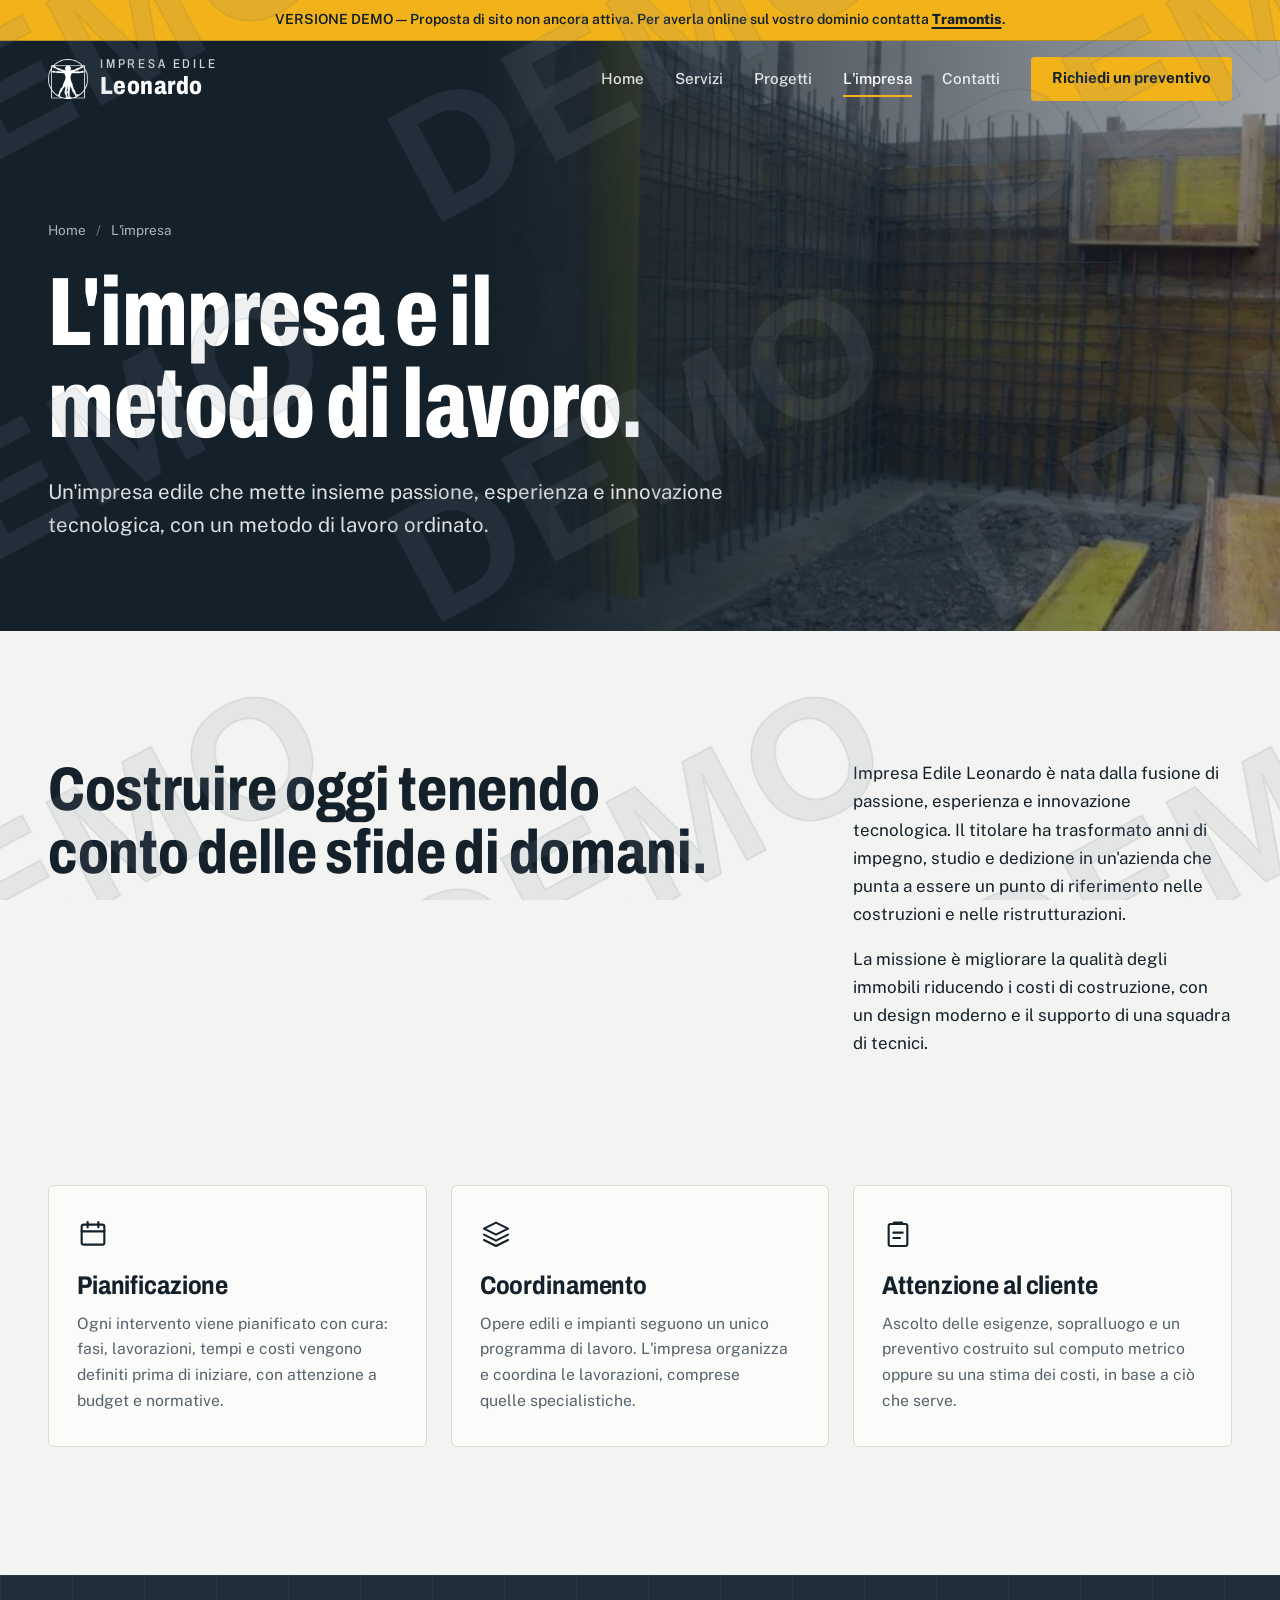
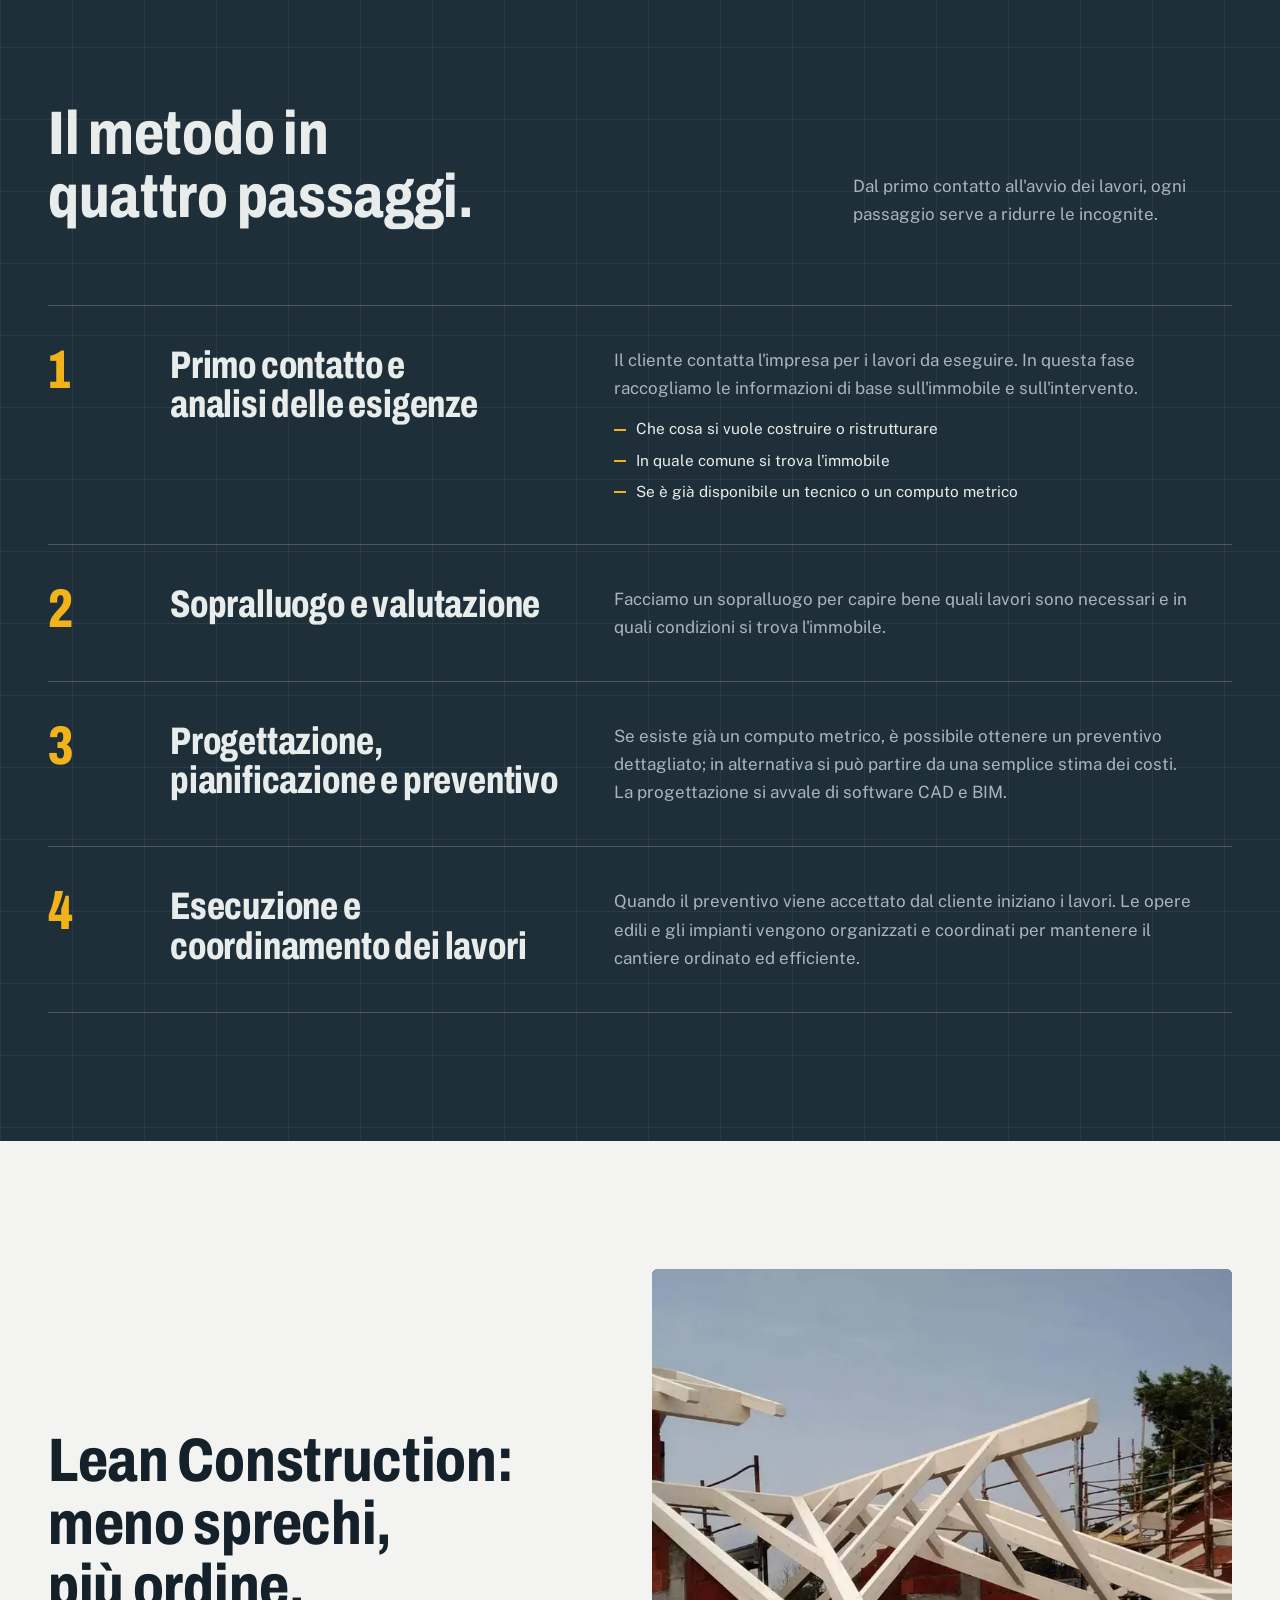
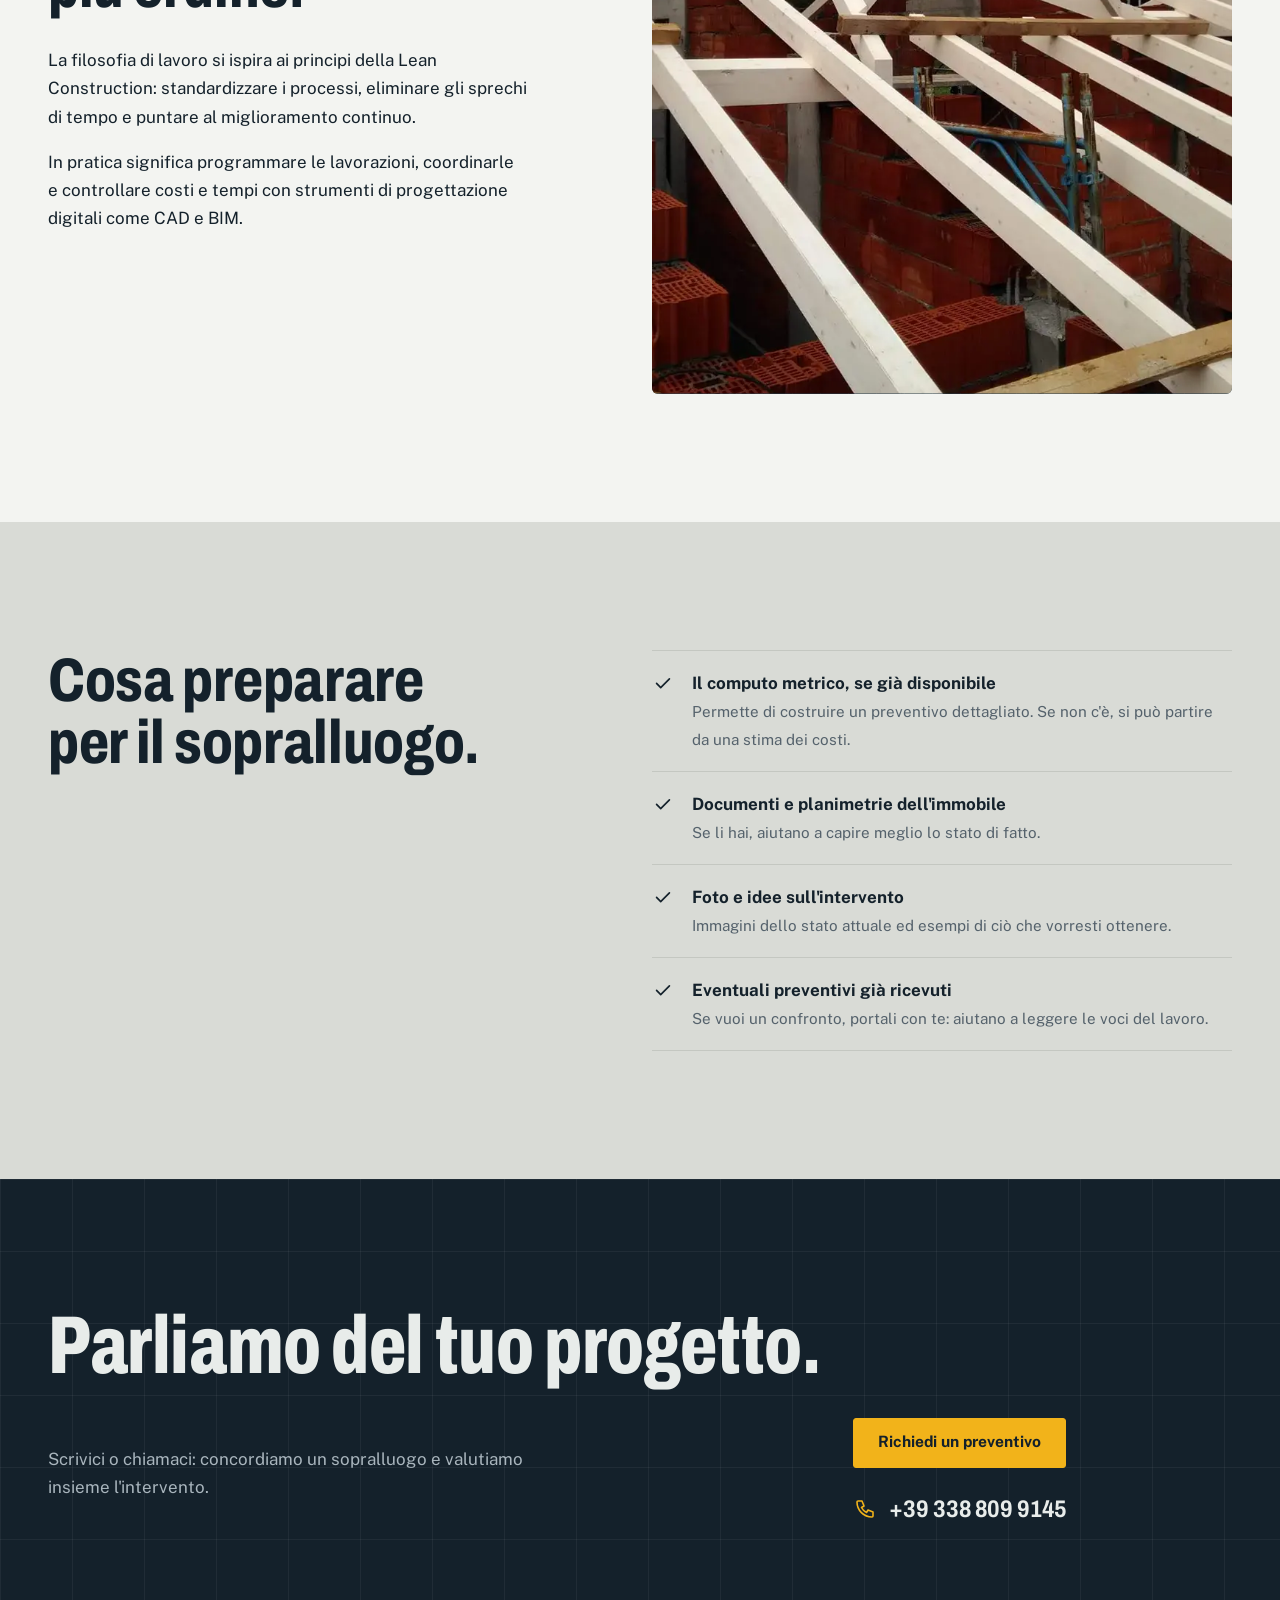
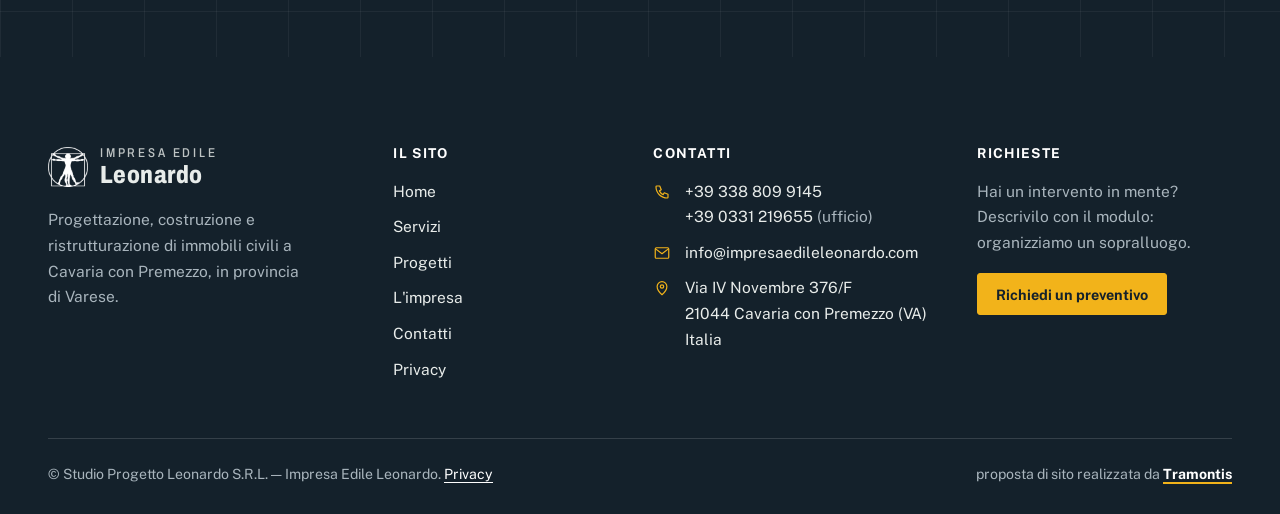
<file: impresa.html>
<!doctype html>
<html lang="it">
<head>
<meta charset="utf-8">
<meta name="viewport" content="width=device-width, initial-scale=1">
<title>L&#x27;impresa e il metodo di lavoro — Impresa Edile Leonardo | Demo</title>
<meta name="description" content="Pianificazione, coordinamento e attenzione al cliente: l&#x27;approccio di Impresa Edile Leonardo, dal primo contatto al coordinamento dei lavori.">
<meta name="robots" content="noindex, nofollow">
<meta name="theme-color" content="#14212b">
<meta property="og:type" content="website">
<meta property="og:locale" content="it_IT">
<meta property="og:site_name" content="Impresa Edile Leonardo — proposta di sito (demo)">
<meta property="og:title" content="L&#x27;impresa e il metodo di lavoro — Impresa Edile Leonardo | Demo">
<meta property="og:description" content="Pianificazione, coordinamento e attenzione al cliente: l&#x27;approccio di Impresa Edile Leonardo, dal primo contatto al coordinamento dei lavori.">
<meta property="og:image" content="https://luckylori07.github.io/impresaedileleonardo/assets/img/og-image.jpg">
<meta property="og:image:width" content="1200">
<meta property="og:image:height" content="630">
<meta name="twitter:card" content="summary_large_image">
<link rel="icon" type="image/png" sizes="64x64" href="assets/img/favicon.png">
<link rel="apple-touch-icon" href="assets/img/apple-touch-icon.png">
<link rel="preload" href="assets/fonts/archivo-latin.woff2" as="font" type="font/woff2" crossorigin>
<link rel="preload" href="assets/fonts/publicsans-latin.woff2" as="font" type="font/woff2" crossorigin>
<link rel="stylesheet" href="assets/css/style.css">
<script>document.documentElement.classList.add("js");</script>
</head>
<body>
<a class="skip-link" href="#contenuto">Vai al contenuto</a>
<div class="demo-banner" role="note">
  <p>VERSIONE DEMO — Proposta di sito non ancora attiva. Per averla online sul vostro dominio contatta <a href="https://tramontis.netlify.app/" target="_blank" rel="noopener">Tramontis</a>.</p>
</div>
<header class="site-header">
  <div class="wrap site-header__inner">
    <a class="brand" href="index.html" aria-label="Impresa Edile Leonardo — Home">
      <img src="assets/img/emblema-light.png" width="40" height="40" alt="">
      <span class="brand__name"><b>Impresa Edile</b><span>Leonardo</span></span>
    </a>
    <button class="nav-toggle" type="button" aria-expanded="false" aria-controls="site-nav" aria-label="Apri il menu"><span></span><span></span><span></span></button>
    <nav id="site-nav" class="site-nav" aria-label="Principale">
      <ul class="nav-list">
        <li><a href="index.html">Home</a></li>
        <li><a href="servizi.html">Servizi</a></li>
        <li><a href="progetti.html">Progetti</a></li>
        <li><a href="impresa.html" aria-current="page">L'impresa</a></li>
        <li><a href="contatti.html">Contatti</a></li>
        <li><a class="btn btn--sm" href="contatti.html#richiesta">Richiedi un preventivo</a></li>
      </ul>
    </nav>
  </div>
</header>
<main id="contenuto">
<section class="page-hero grid-bg">
  <div class="page-hero__media"><img alt="Pareti armate con casseri gialli in un cantiere" width="600" height="450" decoding="async" src="assets/img/cantiere/cemento-casseri.webp"></div>
  <div class="wrap">
    <div class="page-hero__inner">
      <ol class="crumbs" aria-label="Percorso"><li><a href="index.html">Home</a></li><li aria-current="page">L'impresa</li></ol>
      <h1>L'impresa e il metodo di lavoro.</h1>
      <p class="lead">Un'impresa edile che mette insieme passione, esperienza e innovazione tecnologica, con un metodo di lavoro ordinato.</p>
    </div>
  </div>
</section>
<section class="section section--calce" aria-labelledby="chi-title">
  <div class="wrap statement">
    <h2 id="chi-title" class="h2" data-reveal="up">Costruire oggi tenendo conto delle sfide di domani.</h2>
    <div class="statement__text prose" data-reveal="up" data-delay="1">
      <p>Impresa Edile Leonardo è nata dalla fusione di passione, esperienza e innovazione tecnologica. Il titolare ha trasformato anni di impegno, studio e dedizione in un'azienda che punta a essere un punto di riferimento nelle costruzioni e nelle ristrutturazioni.</p>
      <p>La missione è migliorare la qualità degli immobili riducendo i costi di costruzione, con un design moderno e il supporto di una squadra di tecnici.</p>
    </div>
  </div>
</section>
<section class="section section--calce" aria-labelledby="principi-title" style="padding-top:0">
  <div class="wrap">
    <h2 id="principi-title" class="visually-hidden">Come lavoriamo</h2>
    <div class="principles">
      <article class="principle" data-reveal="up"><svg aria-hidden="true" focusable="false"><use href="assets/img/icons.svg#i-calendar"/></svg><h3 class="h3">Pianificazione</h3><p>Ogni intervento viene pianificato con cura: fasi, lavorazioni, tempi e costi vengono definiti prima di iniziare, con attenzione a budget e normative.</p></article>
      <article class="principle" data-reveal="up" data-delay="1"><svg aria-hidden="true" focusable="false"><use href="assets/img/icons.svg#i-layers"/></svg><h3 class="h3">Coordinamento</h3><p>Opere edili e impianti seguono un unico programma di lavoro. L'impresa organizza e coordina le lavorazioni, comprese quelle specialistiche.</p></article>
      <article class="principle" data-reveal="up" data-delay="2"><svg aria-hidden="true" focusable="false"><use href="assets/img/icons.svg#i-clipboard"/></svg><h3 class="h3">Attenzione al cliente</h3><p>Ascolto delle esigenze, sopralluogo e un preventivo costruito sul computo metrico oppure su una stima dei costi, in base a ciò che serve.</p></article>
    </div>
  </div>
</section>
<section class="section section--slate grid-bg" id="metodo" aria-labelledby="metodo-title">
  <div class="wrap">
    <div class="method__intro">
      <h2 id="metodo-title" class="h2" data-reveal="up">Il metodo in quattro passaggi.</h2>
      <p data-reveal="up" data-delay="1">Dal primo contatto all'avvio dei lavori, ogni passaggio serve a ridurre le incognite.</p>
    </div>
    <ol class="timeline">
      <li class="t-row" data-reveal="up"><span class="t-row__n" aria-hidden="true">1</span><h3>Primo contatto e analisi delle esigenze</h3><div><p>Il cliente contatta l'impresa per i lavori da eseguire. In questa fase raccogliamo le informazioni di base sull'immobile e sull'intervento.</p><ul><li>Che cosa si vuole costruire o ristrutturare</li><li>In quale comune si trova l'immobile</li><li>Se è già disponibile un tecnico o un computo metrico</li></ul></div></li>
      <li class="t-row" data-reveal="up"><span class="t-row__n" aria-hidden="true">2</span><h3>Sopralluogo e valutazione</h3><div><p>Facciamo un sopralluogo per capire bene quali lavori sono necessari e in quali condizioni si trova l'immobile.</p></div></li>
      <li class="t-row" data-reveal="up"><span class="t-row__n" aria-hidden="true">3</span><h3>Progettazione, pianificazione e preventivo</h3><div><p>Se esiste già un computo metrico, è possibile ottenere un preventivo dettagliato; in alternativa si può partire da una semplice stima dei costi. La progettazione si avvale di software CAD e BIM.</p></div></li>
      <li class="t-row" data-reveal="up"><span class="t-row__n" aria-hidden="true">4</span><h3>Esecuzione e coordinamento dei lavori</h3><div><p>Quando il preventivo viene accettato dal cliente iniziano i lavori. Le opere edili e gli impianti vengono organizzati e coordinati per mantenere il cantiere ordinato ed efficiente.</p></div></li>
    </ol>
  </div>
</section>
<section class="section section--calce" aria-labelledby="lean-title">
  <div class="wrap split split--rev">
    <div class="ph split__media" data-reveal="img"><img alt="Capriate in legno su una muratura in laterizio, con ponteggio" width="788" height="1400" decoding="async" src="assets/img/cantiere/tetto-capriate.webp" loading="lazy"></div>
    <div class="split__body">
      <h2 id="lean-title" class="h2" data-reveal="up">Lean Construction: meno sprechi, più ordine.</h2>
      <div class="prose" data-reveal="up" data-delay="1">
        <p>La filosofia di lavoro si ispira ai principi della Lean Construction: standardizzare i processi, eliminare gli sprechi di tempo e puntare al miglioramento continuo.</p>
        <p>In pratica significa programmare le lavorazioni, coordinarle e controllare costi e tempi con strumenti di progettazione digitali come CAD e BIM.</p>
      </div>
    </div>
  </div>
</section>
<section class="section section--concrete" aria-labelledby="prepara-title">
  <div class="wrap prepare">
    <h2 id="prepara-title" class="h2" data-reveal="up">Cosa preparare per il sopralluogo.</h2>
    <ul>
      <li data-reveal="up"><svg aria-hidden="true" focusable="false"><use href="assets/img/icons.svg#i-check"/></svg><div><b>Il computo metrico, se già disponibile</b><span>Permette di costruire un preventivo dettagliato. Se non c'è, si può partire da una stima dei costi.</span></div></li>
      <li data-reveal="up"><svg aria-hidden="true" focusable="false"><use href="assets/img/icons.svg#i-check"/></svg><div><b>Documenti e planimetrie dell'immobile</b><span>Se li hai, aiutano a capire meglio lo stato di fatto.</span></div></li>
      <li data-reveal="up"><svg aria-hidden="true" focusable="false"><use href="assets/img/icons.svg#i-check"/></svg><div><b>Foto e idee sull'intervento</b><span>Immagini dello stato attuale ed esempi di ciò che vorresti ottenere.</span></div></li>
      <li data-reveal="up"><svg aria-hidden="true" focusable="false"><use href="assets/img/icons.svg#i-check"/></svg><div><b>Eventuali preventivi già ricevuti</b><span>Se vuoi un confronto, portali con te: aiutano a leggere le voci del lavoro.</span></div></li>
    </ul>
  </div>
</section>
<section class="section section--ink cta grid-bg" aria-labelledby="cta-title">
  <div class="wrap cta__inner">
    <h2 id="cta-title" class="h2" data-reveal="up">Parliamo del tuo progetto.</h2>
    <p class="cta__text" data-reveal="up" data-delay="1">Scrivici o chiamaci: concordiamo un sopralluogo e valutiamo insieme l'intervento.</p>
    <div class="cta__actions" data-reveal="up" data-delay="2">
      <a class="btn" href="contatti.html#richiesta">Richiedi un preventivo</a>
      <a class="cta__phone" href="tel:+393388099145"><svg aria-hidden="true" focusable="false"><use href="assets/img/icons.svg#i-phone"/></svg>+39 338 809 9145</a>
    </div>
  </div>
</section>
</main>
<footer class="site-footer">
  <div class="wrap footer-grid">
    <div>
      <a class="brand" href="index.html" aria-label="Impresa Edile Leonardo — Home">
        <img src="assets/img/emblema-light.png" width="40" height="40" alt="" loading="lazy">
        <span class="brand__name"><b>Impresa Edile</b><span>Leonardo</span></span>
      </a>
      <p class="footer-about">Progettazione, costruzione e ristrutturazione di immobili civili a Cavaria con Premezzo, in provincia di Varese.</p>
    </div>
    <nav aria-label="Pagine del sito">
      <h2>Il sito</h2>
      <ul class="footer-list"><li><a href="index.html">Home</a></li><li><a href="servizi.html">Servizi</a></li><li><a href="progetti.html">Progetti</a></li><li><a href="impresa.html">L'impresa</a></li><li><a href="contatti.html">Contatti</a></li><li><a href="privacy.html">Privacy</a></li></ul>
    </nav>
    <div>
      <h2>Contatti</h2>
      <ul class="footer-list footer-contact">
        <li><svg aria-hidden="true" focusable="false"><use href="assets/img/icons.svg#i-phone"/></svg><span><a href="tel:+393388099145">+39 338 809 9145</a><br><a href="tel:+390331219655">+39 0331 219655</a> <span class="muted">(ufficio)</span></span></li>
        <li><svg aria-hidden="true" focusable="false"><use href="assets/img/icons.svg#i-mail"/></svg><a href="mailto:info@impresaedileleonardo.com">info@impresaedileleonardo.com</a></li>
        <li><svg aria-hidden="true" focusable="false"><use href="assets/img/icons.svg#i-pin"/></svg><address>Via IV Novembre 376/F<br>21044 Cavaria con Premezzo (VA)<br>Italia</address></li>
      </ul>
    </div>
    <div>
      <h2>Richieste</h2>
      <p class="footer-about" style="margin-bottom:18px">Hai un intervento in mente? Descrivilo con il modulo: organizziamo un sopralluogo.</p>
      <a class="btn btn--sm" href="contatti.html#richiesta">Richiedi un preventivo</a>
    </div>
  </div>
  <div class="wrap footer-bottom">
    <p>© Studio Progetto Leonardo S.R.L. — Impresa Edile Leonardo. <a href="privacy.html">Privacy</a></p>
    <p class="credit">proposta di sito realizzata da <a href="https://tramontis.netlify.app/" target="_blank" rel="noopener">Tramontis</a></p>
  </div>
</footer>
<script src="assets/js/main.js" defer></script>
</body>
</html>
</file>
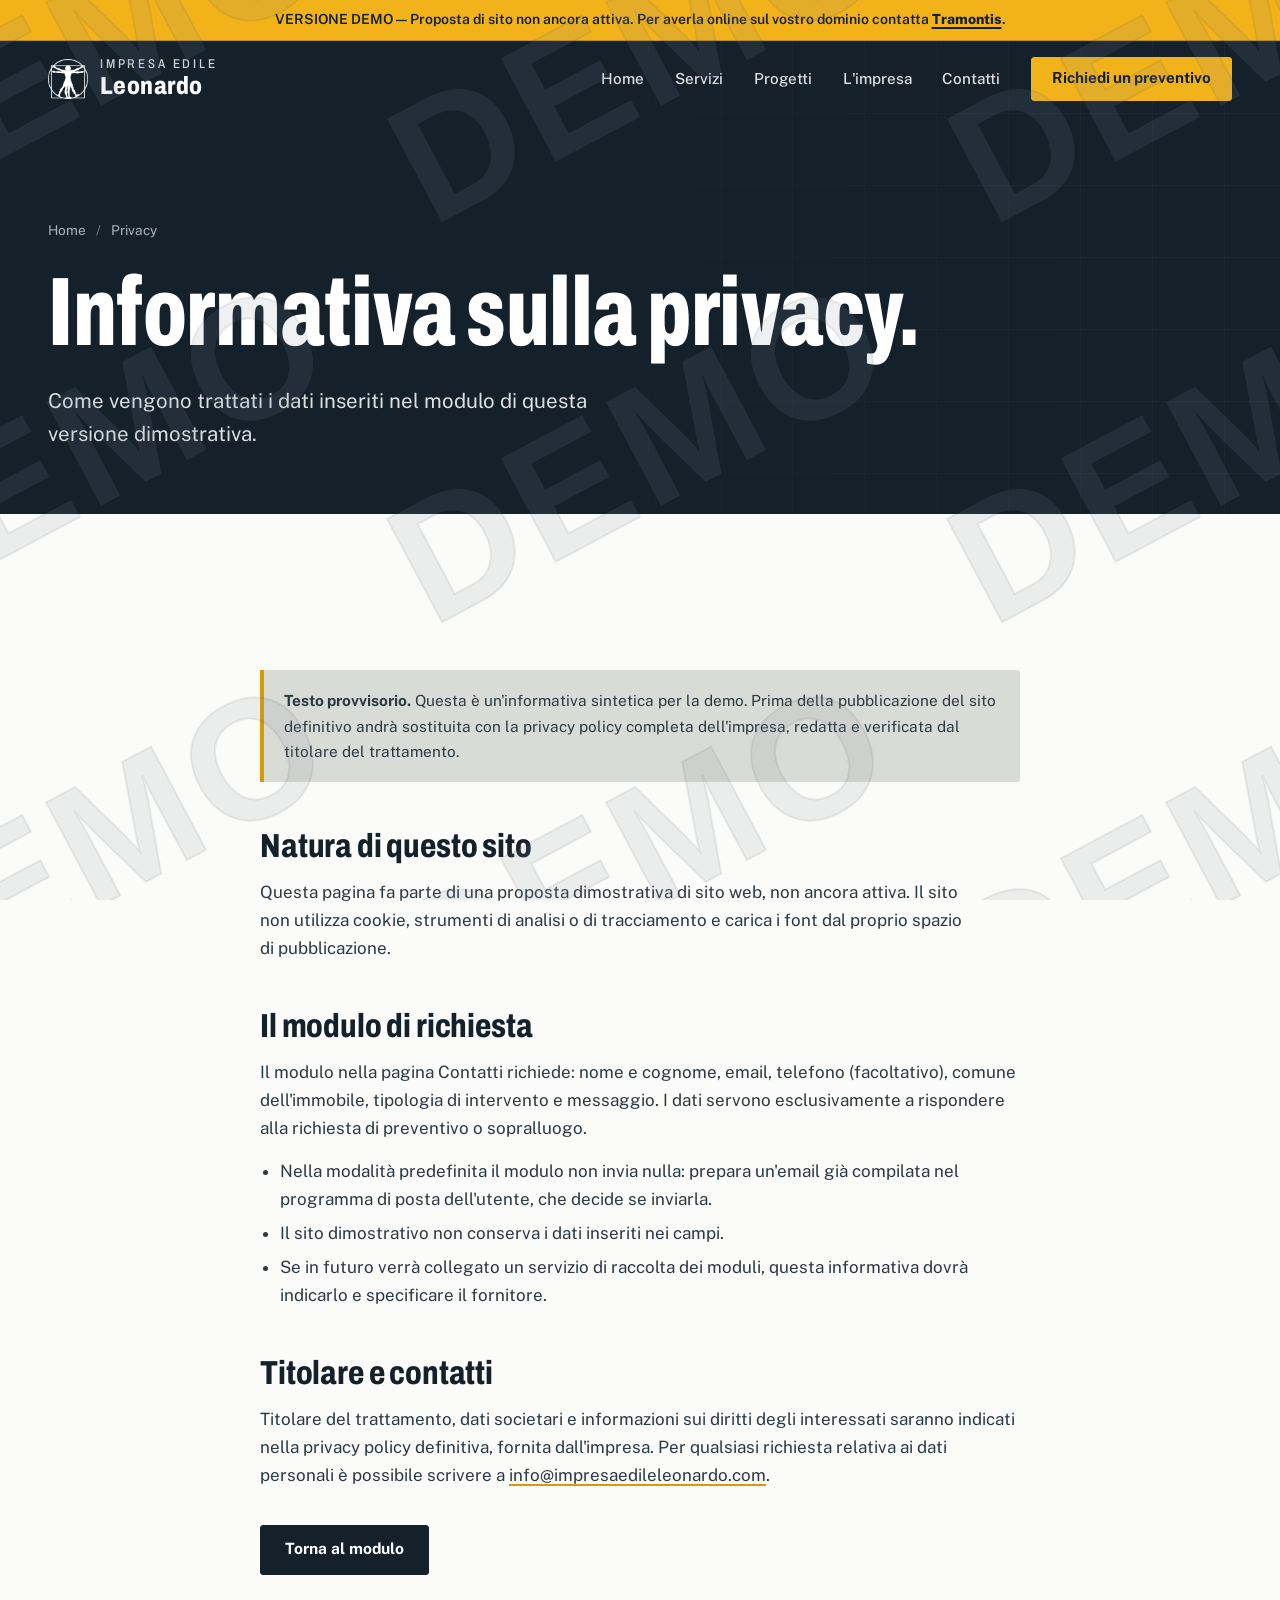
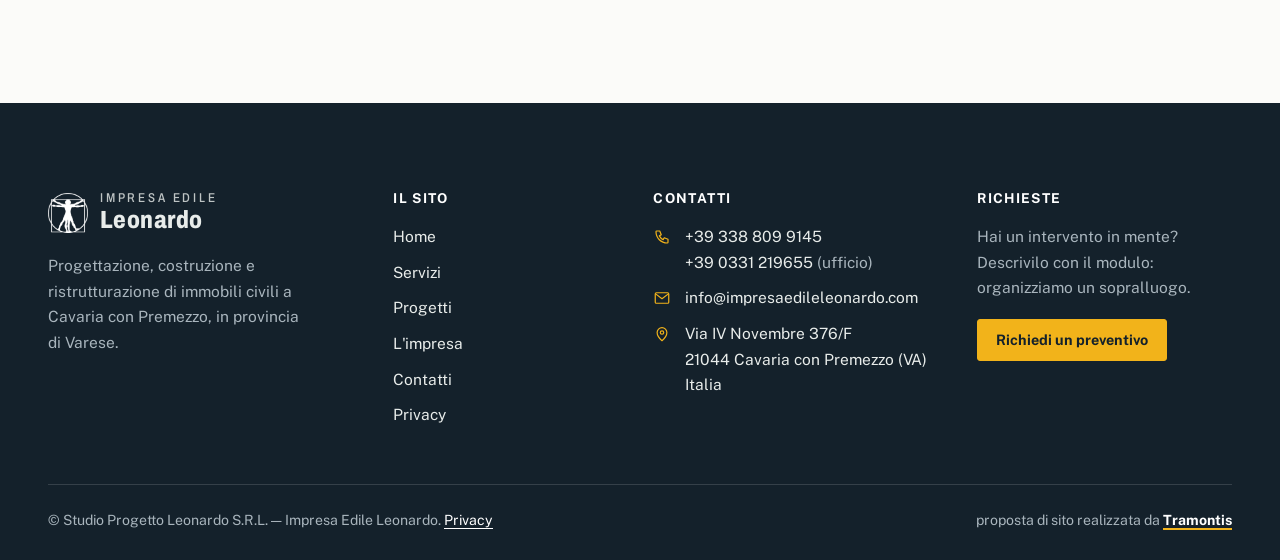
<file: privacy.html>
<!doctype html>
<html lang="it">
<head>
<meta charset="utf-8">
<meta name="viewport" content="width=device-width, initial-scale=1">
<title>Privacy — Impresa Edile Leonardo | Demo</title>
<meta name="description" content="Informativa sintetica sul trattamento dei dati personali per la versione dimostrativa del sito di Impresa Edile Leonardo.">
<meta name="robots" content="noindex, nofollow">
<meta name="theme-color" content="#14212b">
<meta property="og:type" content="website">
<meta property="og:locale" content="it_IT">
<meta property="og:site_name" content="Impresa Edile Leonardo — proposta di sito (demo)">
<meta property="og:title" content="Privacy — Impresa Edile Leonardo | Demo">
<meta property="og:description" content="Informativa sintetica sul trattamento dei dati personali per la versione dimostrativa del sito di Impresa Edile Leonardo.">
<meta property="og:image" content="https://luckylori07.github.io/impresaedileleonardo/assets/img/og-image.jpg">
<meta property="og:image:width" content="1200">
<meta property="og:image:height" content="630">
<meta name="twitter:card" content="summary_large_image">
<link rel="icon" type="image/png" sizes="64x64" href="assets/img/favicon.png">
<link rel="apple-touch-icon" href="assets/img/apple-touch-icon.png">
<link rel="preload" href="assets/fonts/archivo-latin.woff2" as="font" type="font/woff2" crossorigin>
<link rel="preload" href="assets/fonts/publicsans-latin.woff2" as="font" type="font/woff2" crossorigin>
<link rel="stylesheet" href="assets/css/style.css">
<script>document.documentElement.classList.add("js");</script>
</head>
<body>
<a class="skip-link" href="#contenuto">Vai al contenuto</a>
<div class="demo-banner" role="note">
  <p>VERSIONE DEMO — Proposta di sito non ancora attiva. Per averla online sul vostro dominio contatta <a href="https://tramontis.netlify.app/" target="_blank" rel="noopener">Tramontis</a>.</p>
</div>
<header class="site-header">
  <div class="wrap site-header__inner">
    <a class="brand" href="index.html" aria-label="Impresa Edile Leonardo — Home">
      <img src="assets/img/emblema-light.png" width="40" height="40" alt="">
      <span class="brand__name"><b>Impresa Edile</b><span>Leonardo</span></span>
    </a>
    <button class="nav-toggle" type="button" aria-expanded="false" aria-controls="site-nav" aria-label="Apri il menu"><span></span><span></span><span></span></button>
    <nav id="site-nav" class="site-nav" aria-label="Principale">
      <ul class="nav-list">
        <li><a href="index.html">Home</a></li>
        <li><a href="servizi.html">Servizi</a></li>
        <li><a href="progetti.html">Progetti</a></li>
        <li><a href="impresa.html">L'impresa</a></li>
        <li><a href="contatti.html">Contatti</a></li>
        <li><a class="btn btn--sm" href="contatti.html#richiesta">Richiedi un preventivo</a></li>
      </ul>
    </nav>
  </div>
</header>
<main id="contenuto">
<section class="page-hero grid-bg" style="padding-bottom:clamp(40px,5vw,72px)">
  <div class="wrap"><div class="page-hero__inner">
    <ol class="crumbs" aria-label="Percorso"><li><a href="index.html">Home</a></li><li aria-current="page">Privacy</li></ol>
    <h1>Informativa sulla privacy.</h1>
    <p class="lead">Come vengono trattati i dati inseriti nel modulo di questa versione dimostrativa.</p>
  </div></div>
</section>
<section class="section section--paper">
  <div class="wrap legal">
    <p class="callout"><strong>Testo provvisorio.</strong> Questa è un'informativa sintetica per la demo. Prima della pubblicazione del sito definitivo andrà sostituita con la privacy policy completa dell'impresa, redatta e verificata dal titolare del trattamento.</p>
    <h2>Natura di questo sito</h2>
    <p>Questa pagina fa parte di una proposta dimostrativa di sito web, non ancora attiva. Il sito non utilizza cookie, strumenti di analisi o di tracciamento e carica i font dal proprio spazio di pubblicazione.</p>
    <h2>Il modulo di richiesta</h2>
    <p>Il modulo nella pagina Contatti richiede: nome e cognome, email, telefono (facoltativo), comune dell'immobile, tipologia di intervento e messaggio. I dati servono esclusivamente a rispondere alla richiesta di preventivo o sopralluogo.</p>
    <ul>
      <li>Nella modalità predefinita il modulo non invia nulla: prepara un'email già compilata nel programma di posta dell'utente, che decide se inviarla.</li>
      <li>Il sito dimostrativo non conserva i dati inseriti nei campi.</li>
      <li>Se in futuro verrà collegato un servizio di raccolta dei moduli, questa informativa dovrà indicarlo e specificare il fornitore.</li>
    </ul>
    <h2>Titolare e contatti</h2>
    <p>Titolare del trattamento, dati societari e informazioni sui diritti degli interessati saranno indicati nella privacy policy definitiva, fornita dall'impresa. Per qualsiasi richiesta relativa ai dati personali è possibile scrivere a <a href="mailto:info@impresaedileleonardo.com">info@impresaedileleonardo.com</a>.</p>
    <p style="margin-top:36px"><a class="btn btn--dark" href="contatti.html#richiesta">Torna al modulo</a></p>
  </div>
</section>
</main>
<footer class="site-footer">
  <div class="wrap footer-grid">
    <div>
      <a class="brand" href="index.html" aria-label="Impresa Edile Leonardo — Home">
        <img src="assets/img/emblema-light.png" width="40" height="40" alt="" loading="lazy">
        <span class="brand__name"><b>Impresa Edile</b><span>Leonardo</span></span>
      </a>
      <p class="footer-about">Progettazione, costruzione e ristrutturazione di immobili civili a Cavaria con Premezzo, in provincia di Varese.</p>
    </div>
    <nav aria-label="Pagine del sito">
      <h2>Il sito</h2>
      <ul class="footer-list"><li><a href="index.html">Home</a></li><li><a href="servizi.html">Servizi</a></li><li><a href="progetti.html">Progetti</a></li><li><a href="impresa.html">L'impresa</a></li><li><a href="contatti.html">Contatti</a></li><li><a href="privacy.html">Privacy</a></li></ul>
    </nav>
    <div>
      <h2>Contatti</h2>
      <ul class="footer-list footer-contact">
        <li><svg aria-hidden="true" focusable="false"><use href="assets/img/icons.svg#i-phone"/></svg><span><a href="tel:+393388099145">+39 338 809 9145</a><br><a href="tel:+390331219655">+39 0331 219655</a> <span class="muted">(ufficio)</span></span></li>
        <li><svg aria-hidden="true" focusable="false"><use href="assets/img/icons.svg#i-mail"/></svg><a href="mailto:info@impresaedileleonardo.com">info@impresaedileleonardo.com</a></li>
        <li><svg aria-hidden="true" focusable="false"><use href="assets/img/icons.svg#i-pin"/></svg><address>Via IV Novembre 376/F<br>21044 Cavaria con Premezzo (VA)<br>Italia</address></li>
      </ul>
    </div>
    <div>
      <h2>Richieste</h2>
      <p class="footer-about" style="margin-bottom:18px">Hai un intervento in mente? Descrivilo con il modulo: organizziamo un sopralluogo.</p>
      <a class="btn btn--sm" href="contatti.html#richiesta">Richiedi un preventivo</a>
    </div>
  </div>
  <div class="wrap footer-bottom">
    <p>© Studio Progetto Leonardo S.R.L. — Impresa Edile Leonardo. <a href="privacy.html">Privacy</a></p>
    <p class="credit">proposta di sito realizzata da <a href="https://tramontis.netlify.app/" target="_blank" rel="noopener">Tramontis</a></p>
  </div>
</footer>
<script src="assets/js/main.js" defer></script>
</body>
</html>
</file>
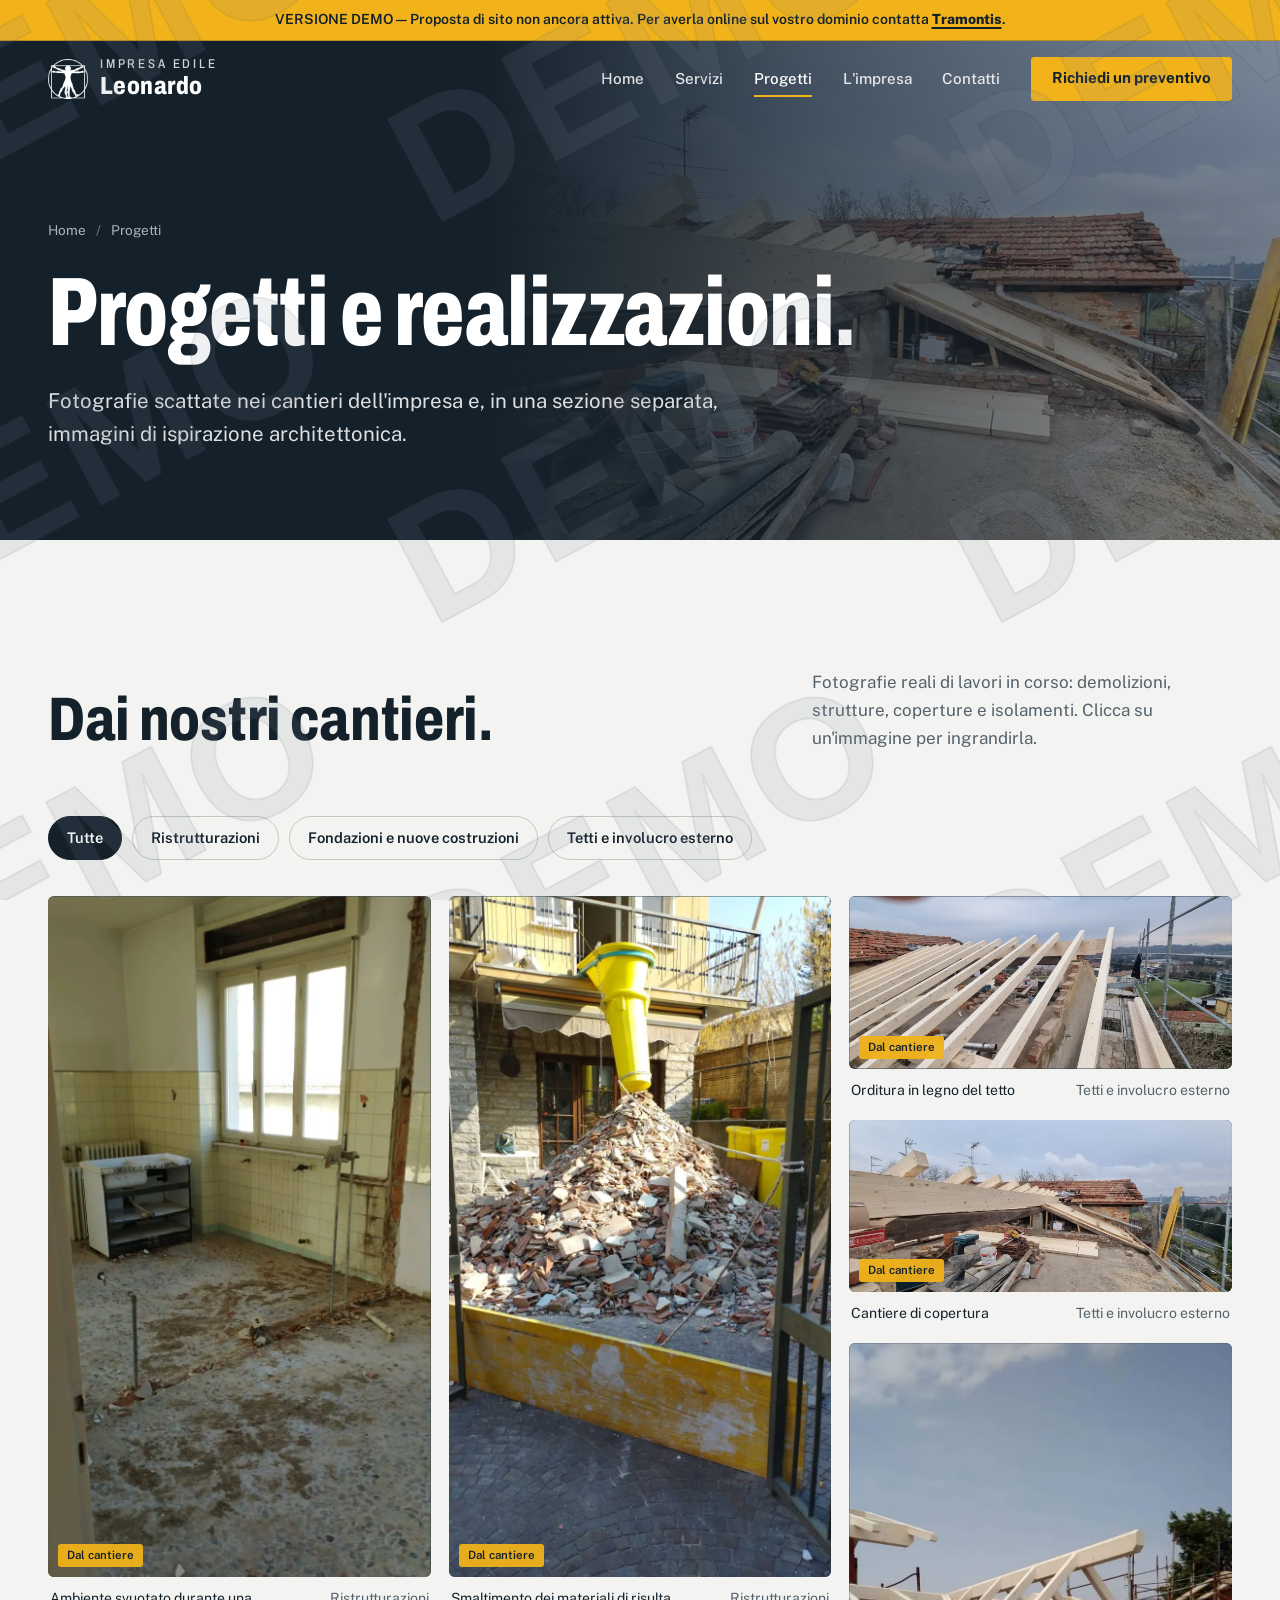
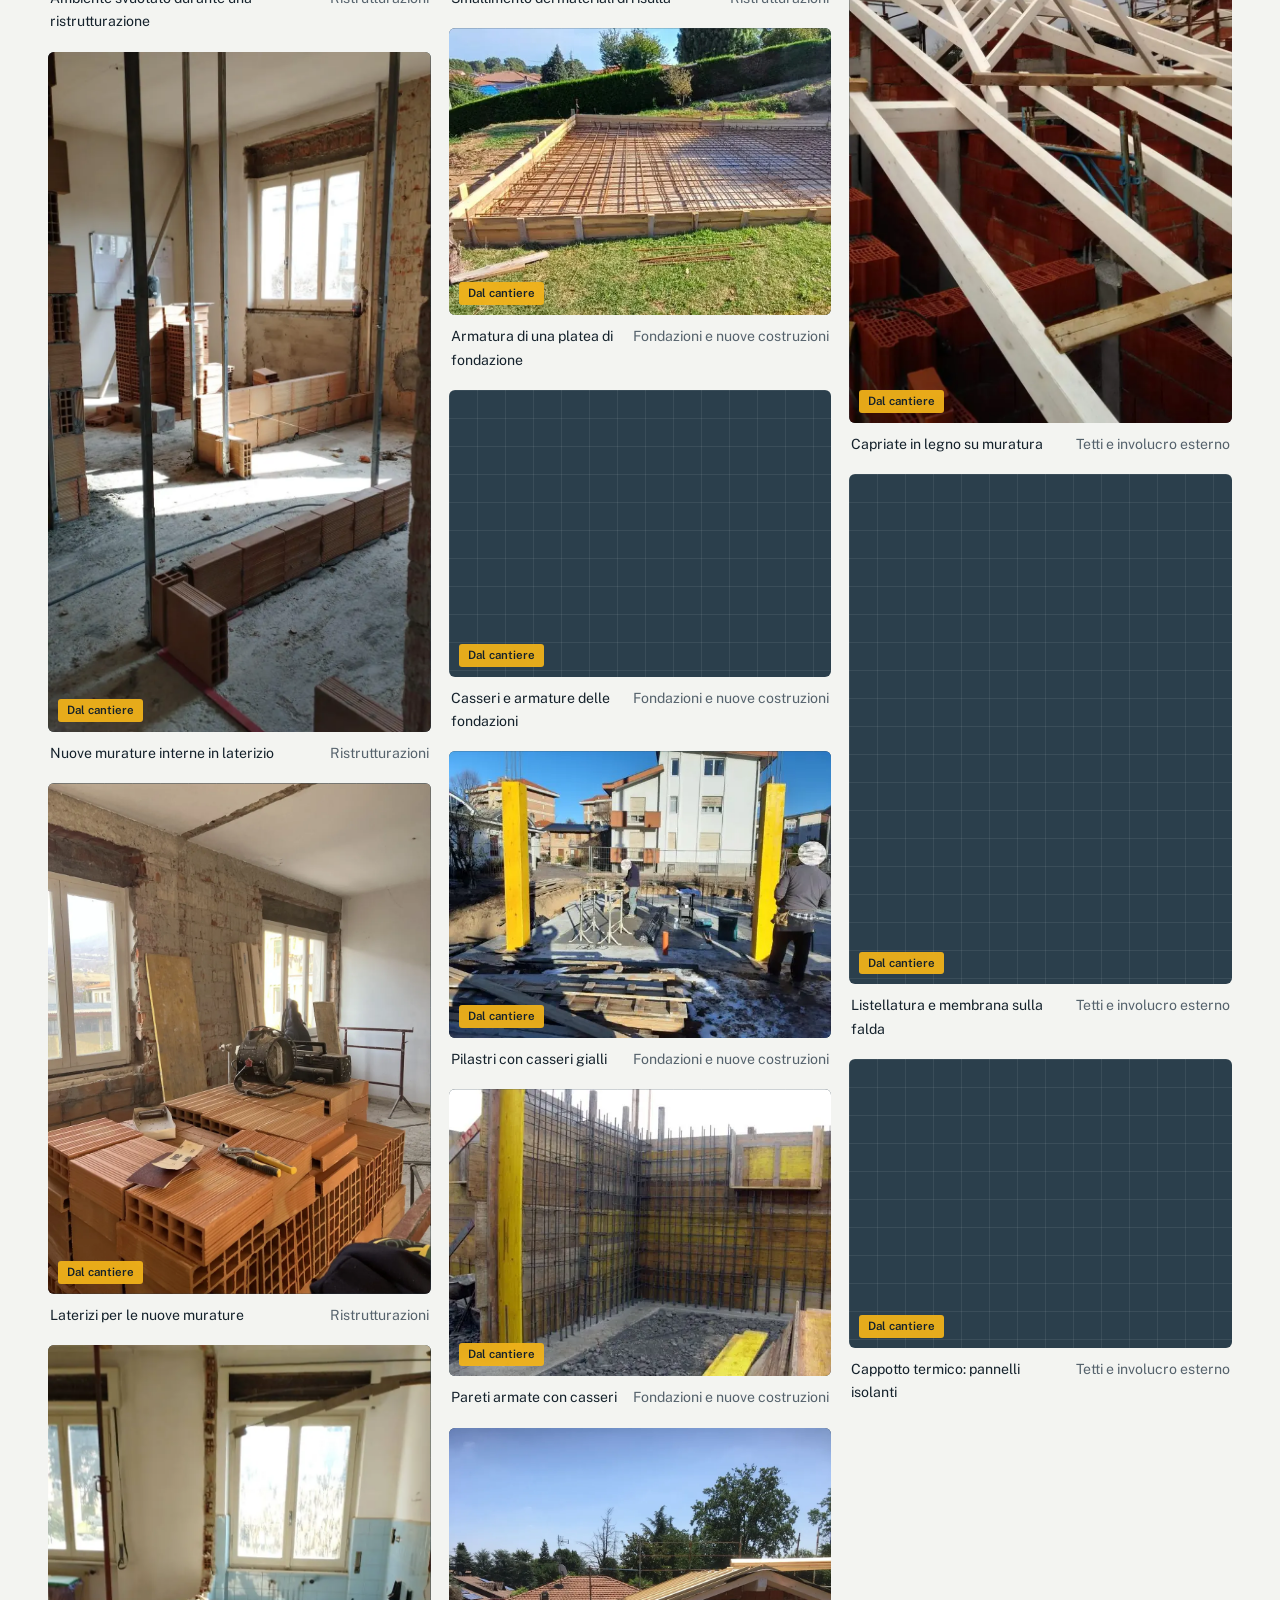
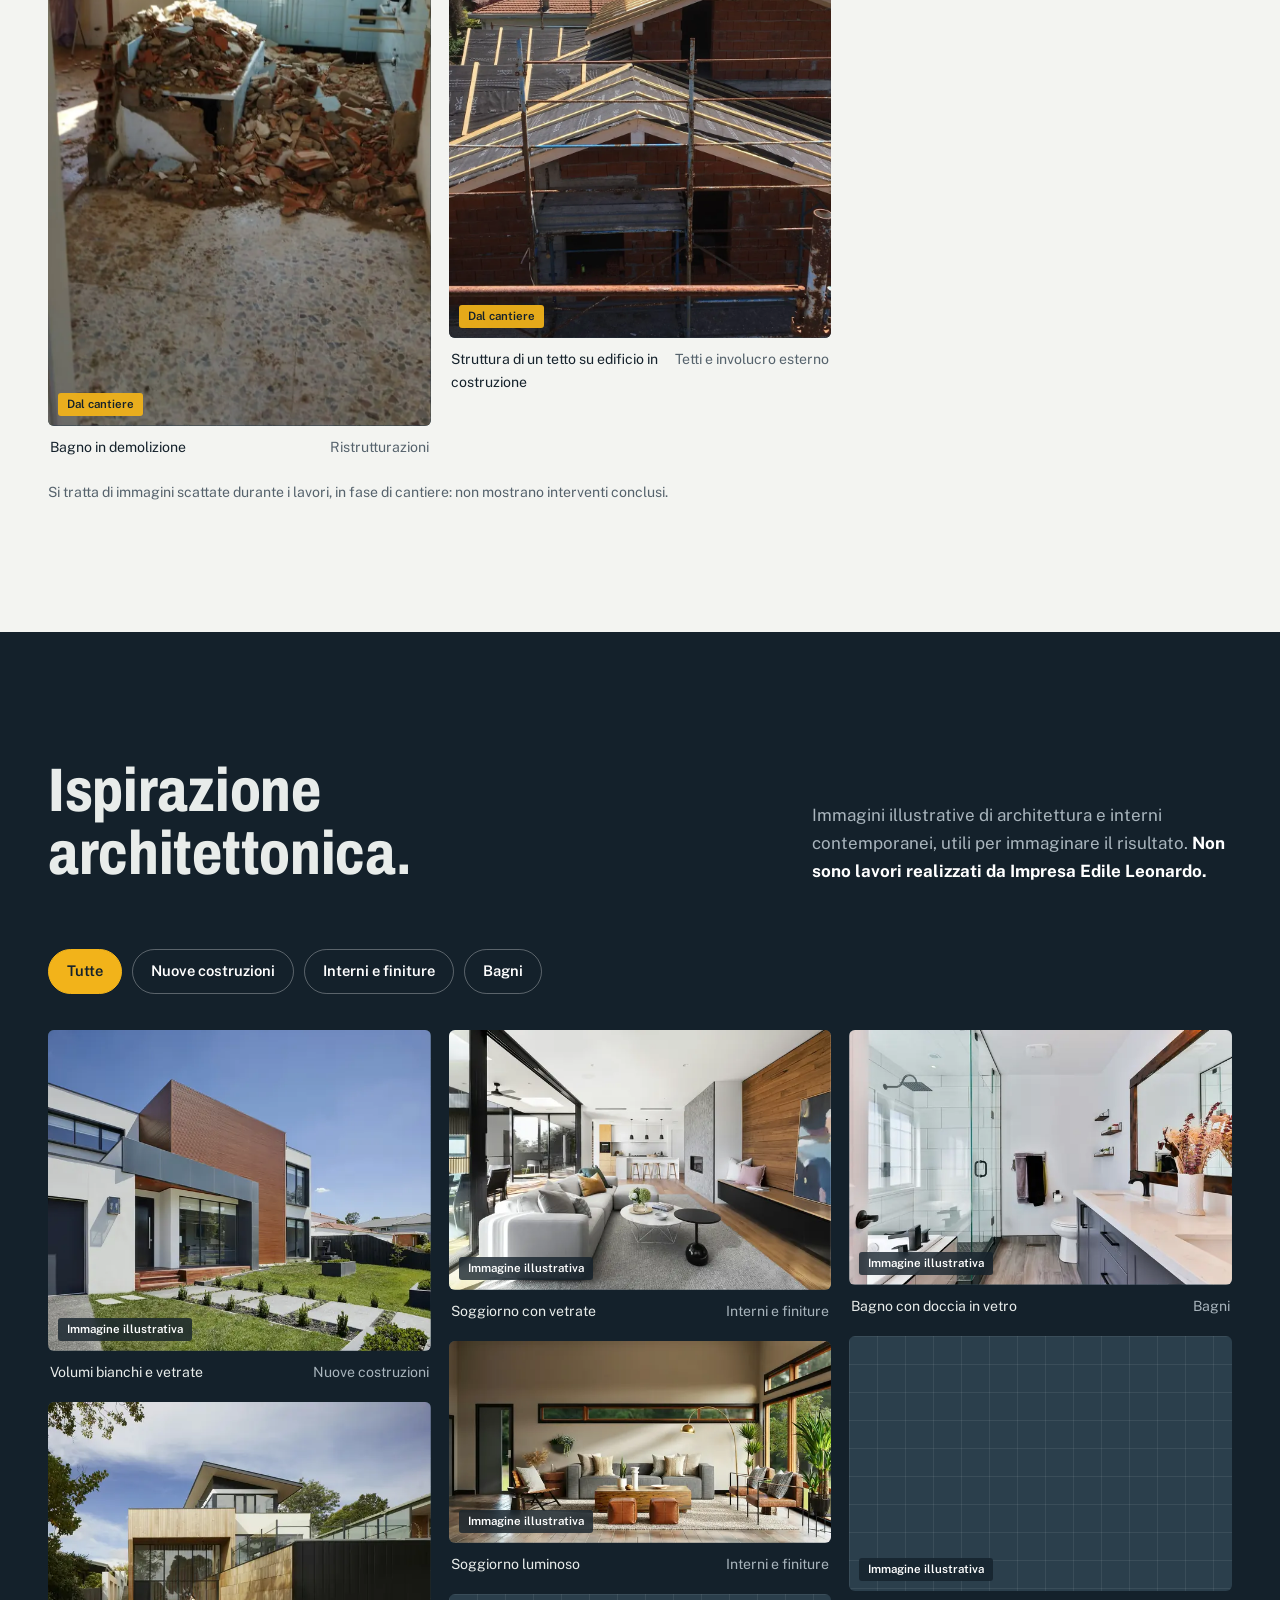
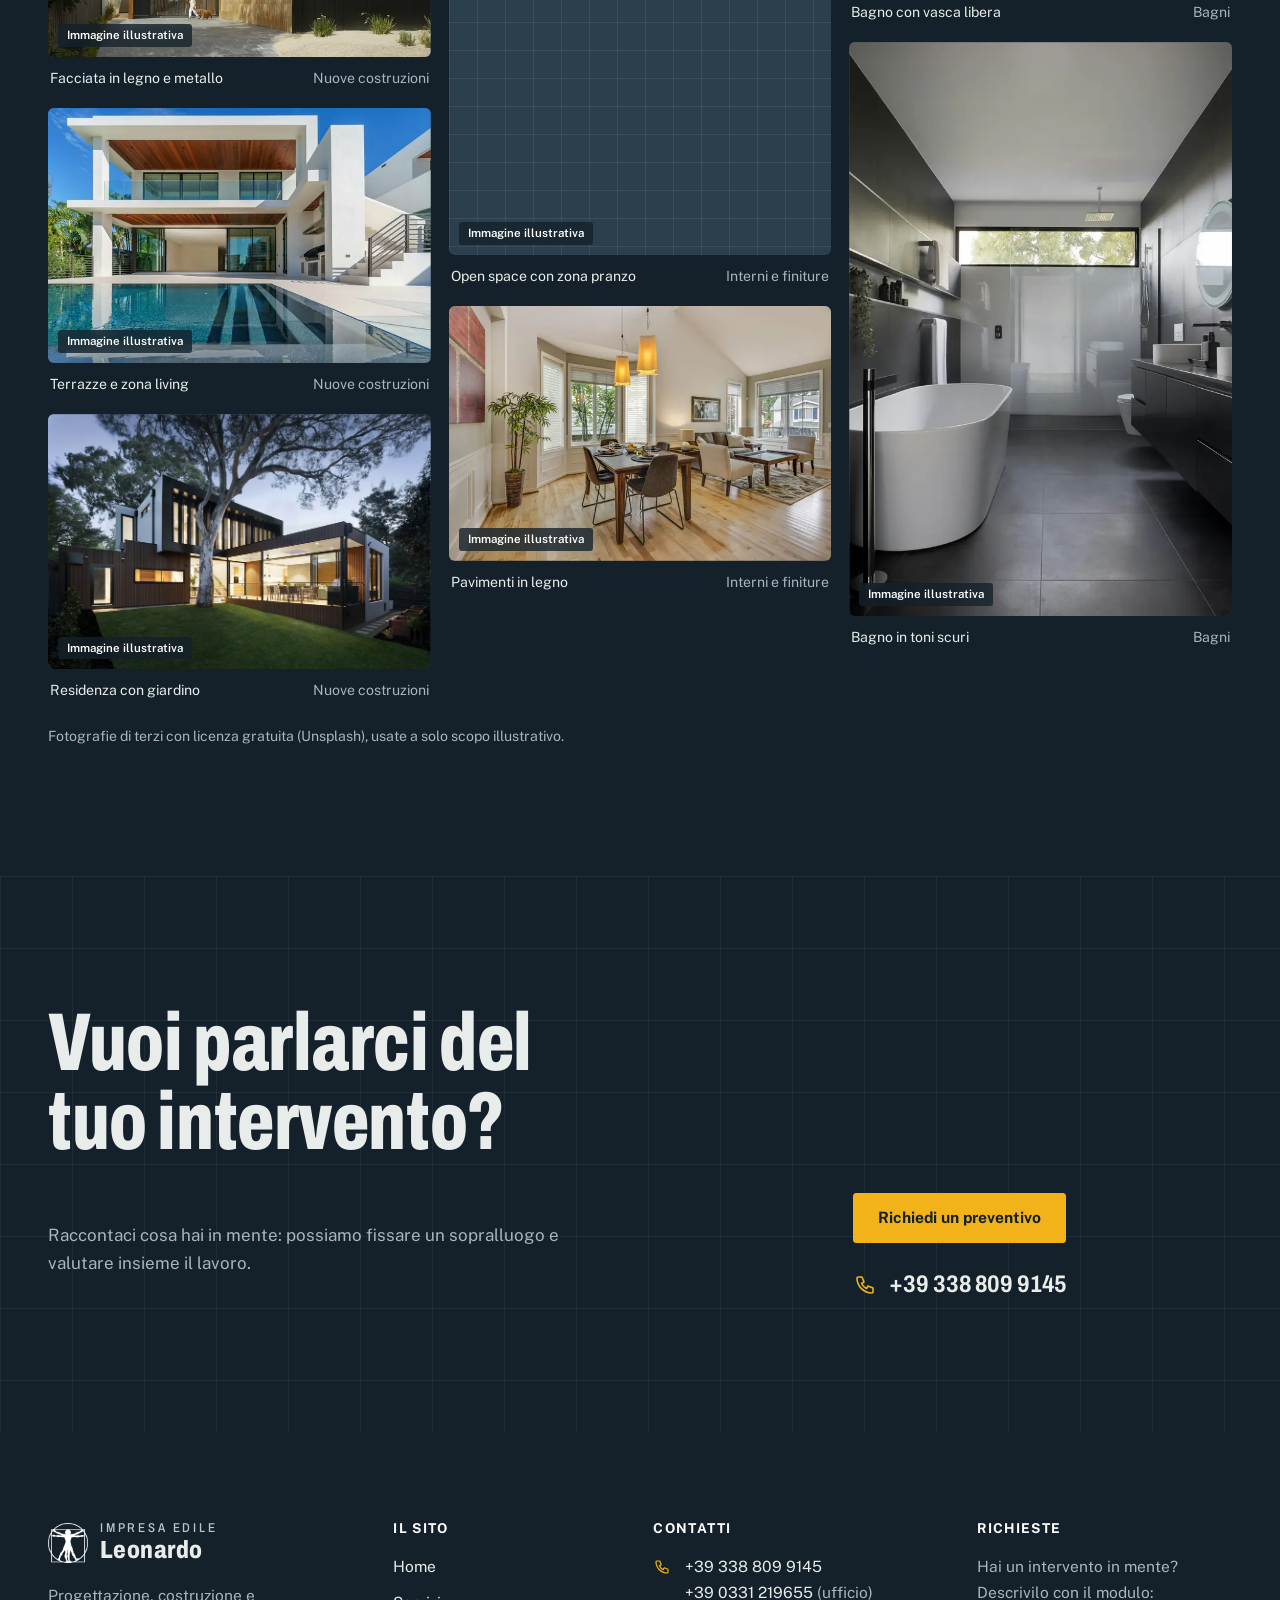
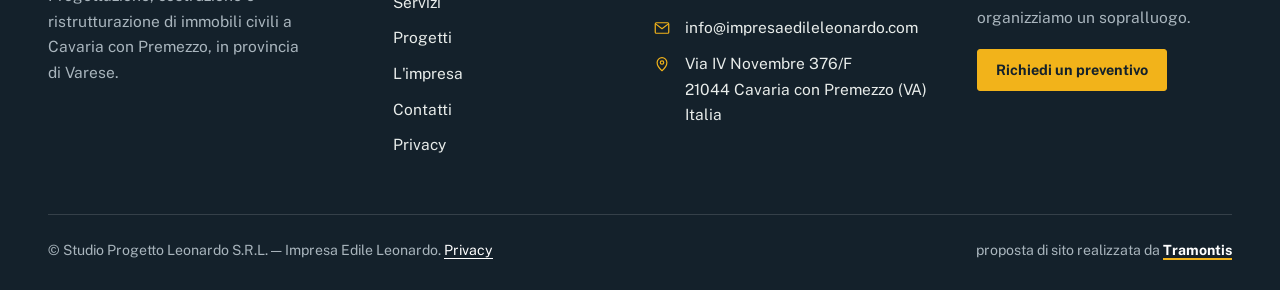
<file: progetti.html>
<!doctype html>
<html lang="it">
<head>
<meta charset="utf-8">
<meta name="viewport" content="width=device-width, initial-scale=1">
<title>Progetti e realizzazioni — Impresa Edile Leonardo | Demo</title>
<meta name="description" content="Fotografie dai cantieri di Impresa Edile Leonardo: ristrutturazioni, fondazioni, tetti e isolamenti. Con una sezione separata di ispirazione architettonica.">
<meta name="robots" content="noindex, nofollow">
<meta name="theme-color" content="#14212b">
<meta property="og:type" content="website">
<meta property="og:locale" content="it_IT">
<meta property="og:site_name" content="Impresa Edile Leonardo — proposta di sito (demo)">
<meta property="og:title" content="Progetti e realizzazioni — Impresa Edile Leonardo | Demo">
<meta property="og:description" content="Fotografie dai cantieri di Impresa Edile Leonardo: ristrutturazioni, fondazioni, tetti e isolamenti. Con una sezione separata di ispirazione architettonica.">
<meta property="og:image" content="https://luckylori07.github.io/impresaedileleonardo/assets/img/og-image.jpg">
<meta property="og:image:width" content="1200">
<meta property="og:image:height" content="630">
<meta name="twitter:card" content="summary_large_image">
<link rel="icon" type="image/png" sizes="64x64" href="assets/img/favicon.png">
<link rel="apple-touch-icon" href="assets/img/apple-touch-icon.png">
<link rel="preload" href="assets/fonts/archivo-latin.woff2" as="font" type="font/woff2" crossorigin>
<link rel="preload" href="assets/fonts/publicsans-latin.woff2" as="font" type="font/woff2" crossorigin>
<link rel="stylesheet" href="assets/css/style.css">
<script>document.documentElement.classList.add("js");</script>
</head>
<body>
<a class="skip-link" href="#contenuto">Vai al contenuto</a>
<div class="demo-banner" role="note">
  <p>VERSIONE DEMO — Proposta di sito non ancora attiva. Per averla online sul vostro dominio contatta <a href="https://tramontis.netlify.app/" target="_blank" rel="noopener">Tramontis</a>.</p>
</div>
<header class="site-header">
  <div class="wrap site-header__inner">
    <a class="brand" href="index.html" aria-label="Impresa Edile Leonardo — Home">
      <img src="assets/img/emblema-light.png" width="40" height="40" alt="">
      <span class="brand__name"><b>Impresa Edile</b><span>Leonardo</span></span>
    </a>
    <button class="nav-toggle" type="button" aria-expanded="false" aria-controls="site-nav" aria-label="Apri il menu"><span></span><span></span><span></span></button>
    <nav id="site-nav" class="site-nav" aria-label="Principale">
      <ul class="nav-list">
        <li><a href="index.html">Home</a></li>
        <li><a href="servizi.html">Servizi</a></li>
        <li><a href="progetti.html" aria-current="page">Progetti</a></li>
        <li><a href="impresa.html">L'impresa</a></li>
        <li><a href="contatti.html">Contatti</a></li>
        <li><a class="btn btn--sm" href="contatti.html#richiesta">Richiedi un preventivo</a></li>
      </ul>
    </nav>
  </div>
</header>
<main id="contenuto">
<section class="page-hero grid-bg">
  <div class="page-hero__media"><img alt="Cantiere di un tetto con travi in legno e attrezzature" width="1400" height="630" decoding="async" src="assets/img/cantiere/tetto-cantiere.webp"></div>
  <div class="wrap">
    <div class="page-hero__inner">
      <ol class="crumbs" aria-label="Percorso"><li><a href="index.html">Home</a></li><li aria-current="page">Progetti</li></ol>
      <h1>Progetti e realizzazioni.</h1>
      <p class="lead">Fotografie scattate nei cantieri dell'impresa e, in una sezione separata, immagini di ispirazione architettonica.</p>
    </div>
  </div>
</section>
<section class="section section--calce" id="cantieri" aria-labelledby="cantieri-title">
  <div class="wrap">
    <div class="section-head">
      <h2 id="cantieri-title" class="h2">Dai nostri cantieri.</h2>
      <p class="muted">Fotografie reali di lavori in corso: demolizioni, strutture, coperture e isolamenti. Clicca su un'immagine per ingrandirla.</p>
    </div>
    <div data-filter-group="reali">
  <div class="filters" role="group" aria-label="Filtra per categoria"><button class="chip" type="button" data-cat="tutti" aria-pressed="true">Tutte</button><button class="chip" type="button" data-cat="ristrutturazioni" aria-pressed="false">Ristrutturazioni</button><button class="chip" type="button" data-cat="strutture" aria-pressed="false">Fondazioni e nuove costruzioni</button><button class="chip" type="button" data-cat="tetti" aria-pressed="false">Tetti e involucro esterno</button></div>
  <p class="visually-hidden" role="status" aria-live="polite" data-count></p>
  <div class="gallery"><figure class="gallery__item" data-cat="ristrutturazioni">
  <button class="gallery__btn" type="button" data-full="assets/img/cantiere/demolizione-cucina.webp" data-alt="Ambiente interno con pavimento e rivestimenti rimossi, durante una ristrutturazione" data-caption="Ambiente svuotato durante una ristrutturazione — fotografia dal cantiere" aria-label="Ingrandisci: Ambiente svuotato durante una ristrutturazione">
    <span class="ph" style="--ar:787 / 1400;display:block" data-reveal="img"><img alt="Ambiente interno con pavimento e rivestimenti rimossi, durante una ristrutturazione" width="787" height="1400" decoding="async" src="assets/img/cantiere/demolizione-cucina.webp" loading="lazy"><span class="tag-illustrative tag-real">Dal cantiere</span></span>
  </button>
  <figcaption class="gallery__cap"><span>Ambiente svuotato durante una ristrutturazione</span><span>Ristrutturazioni</span></figcaption>
</figure>
<figure class="gallery__item" data-cat="ristrutturazioni">
  <button class="gallery__btn" type="button" data-full="assets/img/cantiere/demolizione-tramezzi.webp" data-alt="Nuovi tramezzi in laterizio in costruzione dentro un ambiente ristrutturato" data-caption="Nuove murature interne in laterizio — fotografia dal cantiere" aria-label="Ingrandisci: Nuove murature interne in laterizio">
    <span class="ph" style="--ar:787 / 1400;display:block" data-reveal="img"><img alt="Nuovi tramezzi in laterizio in costruzione dentro un ambiente ristrutturato" width="787" height="1400" decoding="async" src="assets/img/cantiere/demolizione-tramezzi.webp" loading="lazy"><span class="tag-illustrative tag-real">Dal cantiere</span></span>
  </button>
  <figcaption class="gallery__cap"><span>Nuove murature interne in laterizio</span><span>Ristrutturazioni</span></figcaption>
</figure>
<figure class="gallery__item" data-cat="ristrutturazioni">
  <button class="gallery__btn" type="button" data-full="assets/img/cantiere/laterizi-interno.webp" data-alt="Interno in ristrutturazione con laterizi pronti per le nuove murature" data-caption="Laterizi per le nuove murature — fotografia dal cantiere" aria-label="Ingrandisci: Laterizi per le nuove murature">
    <span class="ph" style="--ar:1050 / 1400;display:block" data-reveal="img"><img alt="Interno in ristrutturazione con laterizi pronti per le nuove murature" width="1050" height="1400" decoding="async" src="assets/img/cantiere/laterizi-interno.webp" loading="lazy"><span class="tag-illustrative tag-real">Dal cantiere</span></span>
  </button>
  <figcaption class="gallery__cap"><span>Laterizi per le nuove murature</span><span>Ristrutturazioni</span></figcaption>
</figure>
<figure class="gallery__item" data-cat="ristrutturazioni">
  <button class="gallery__btn" type="button" data-full="assets/img/cantiere/demolizione-bagno.webp" data-alt="Bagno in demolizione con sanitari e rivestimenti rimossi" data-caption="Bagno in demolizione — fotografia dal cantiere" aria-label="Ingrandisci: Bagno in demolizione">
    <span class="ph" style="--ar:787 / 1400;display:block" data-reveal="img"><img alt="Bagno in demolizione con sanitari e rivestimenti rimossi" width="787" height="1400" decoding="async" src="assets/img/cantiere/demolizione-bagno.webp" loading="lazy"><span class="tag-illustrative tag-real">Dal cantiere</span></span>
  </button>
  <figcaption class="gallery__cap"><span>Bagno in demolizione</span><span>Ristrutturazioni</span></figcaption>
</figure>
<figure class="gallery__item" data-cat="ristrutturazioni">
  <button class="gallery__btn" type="button" data-full="assets/img/cantiere/scivolo-macerie.webp" data-alt="Scivolo e cassone per lo smaltimento dei materiali di risulta di una demolizione" data-caption="Smaltimento dei materiali di risulta — fotografia dal cantiere" aria-label="Ingrandisci: Smaltimento dei materiali di risulta">
    <span class="ph" style="--ar:787 / 1400;display:block" data-reveal="img"><img alt="Scivolo e cassone per lo smaltimento dei materiali di risulta di una demolizione" width="787" height="1400" decoding="async" src="assets/img/cantiere/scivolo-macerie.webp" loading="lazy"><span class="tag-illustrative tag-real">Dal cantiere</span></span>
  </button>
  <figcaption class="gallery__cap"><span>Smaltimento dei materiali di risulta</span><span>Ristrutturazioni</span></figcaption>
</figure>
<figure class="gallery__item" data-cat="strutture">
  <button class="gallery__btn" type="button" data-full="assets/img/cantiere/cemento-platea.webp" data-alt="Armatura e casseri di una platea di fondazione su un terreno in erba" data-caption="Armatura di una platea di fondazione — fotografia dal cantiere" aria-label="Ingrandisci: Armatura di una platea di fondazione">
    <span class="ph" style="--ar:600 / 450;display:block" data-reveal="img"><img alt="Armatura e casseri di una platea di fondazione su un terreno in erba" width="600" height="450" decoding="async" src="assets/img/cantiere/cemento-platea.webp" loading="lazy"><span class="tag-illustrative tag-real">Dal cantiere</span></span>
  </button>
  <figcaption class="gallery__cap"><span>Armatura di una platea di fondazione</span><span>Fondazioni e nuove costruzioni</span></figcaption>
</figure>
<figure class="gallery__item" data-cat="strutture">
  <button class="gallery__btn" type="button" data-full="assets/img/cantiere/cemento-fondazioni.webp" data-alt="Operai al lavoro su casseri e armature delle fondazioni" data-caption="Casseri e armature delle fondazioni — fotografia dal cantiere" aria-label="Ingrandisci: Casseri e armature delle fondazioni">
    <span class="ph" style="--ar:600 / 450;display:block" data-reveal="img"><img alt="Operai al lavoro su casseri e armature delle fondazioni" width="600" height="450" decoding="async" src="assets/img/cantiere/cemento-fondazioni.webp" loading="lazy"><span class="tag-illustrative tag-real">Dal cantiere</span></span>
  </button>
  <figcaption class="gallery__cap"><span>Casseri e armature delle fondazioni</span><span>Fondazioni e nuove costruzioni</span></figcaption>
</figure>
<figure class="gallery__item" data-cat="strutture">
  <button class="gallery__btn" type="button" data-full="assets/img/cantiere/cemento-pilastri.webp" data-alt="Pilastri con casseri gialli e ferri di armatura in un cantiere" data-caption="Pilastri con casseri gialli — fotografia dal cantiere" aria-label="Ingrandisci: Pilastri con casseri gialli">
    <span class="ph" style="--ar:600 / 450;display:block" data-reveal="img"><img alt="Pilastri con casseri gialli e ferri di armatura in un cantiere" width="600" height="450" decoding="async" src="assets/img/cantiere/cemento-pilastri.webp" loading="lazy"><span class="tag-illustrative tag-real">Dal cantiere</span></span>
  </button>
  <figcaption class="gallery__cap"><span>Pilastri con casseri gialli</span><span>Fondazioni e nuove costruzioni</span></figcaption>
</figure>
<figure class="gallery__item" data-cat="strutture">
  <button class="gallery__btn" type="button" data-full="assets/img/cantiere/cemento-casseri.webp" data-alt="Pareti armate con casseri gialli in un cantiere" data-caption="Pareti armate con casseri — fotografia dal cantiere" aria-label="Ingrandisci: Pareti armate con casseri">
    <span class="ph" style="--ar:600 / 450;display:block" data-reveal="img"><img alt="Pareti armate con casseri gialli in un cantiere" width="600" height="450" decoding="async" src="assets/img/cantiere/cemento-casseri.webp" loading="lazy"><span class="tag-illustrative tag-real">Dal cantiere</span></span>
  </button>
  <figcaption class="gallery__cap"><span>Pareti armate con casseri</span><span>Fondazioni e nuove costruzioni</span></figcaption>
</figure>
<figure class="gallery__item" data-cat="tetti">
  <button class="gallery__btn" type="button" data-full="assets/img/cantiere/tetto-falde.webp" data-alt="Struttura del tetto in legno su un edificio in costruzione con ponteggio" data-caption="Struttura di un tetto su edificio in costruzione — fotografia dal cantiere" aria-label="Ingrandisci: Struttura di un tetto su edificio in costruzione">
    <span class="ph" style="--ar:1050 / 1400;display:block" data-reveal="img"><img alt="Struttura del tetto in legno su un edificio in costruzione con ponteggio" width="1050" height="1400" decoding="async" src="assets/img/cantiere/tetto-falde.webp" loading="lazy"><span class="tag-illustrative tag-real">Dal cantiere</span></span>
  </button>
  <figcaption class="gallery__cap"><span>Struttura di un tetto su edificio in costruzione</span><span>Tetti e involucro esterno</span></figcaption>
</figure>
<figure class="gallery__item" data-cat="tetti">
  <button class="gallery__btn" type="button" data-full="assets/img/cantiere/tetto-travi.webp" data-alt="Travi in legno di un tetto in rifacimento con ponteggio" data-caption="Orditura in legno del tetto — fotografia dal cantiere" aria-label="Ingrandisci: Orditura in legno del tetto">
    <span class="ph" style="--ar:1400 / 630;display:block" data-reveal="img"><img alt="Travi in legno di un tetto in rifacimento con ponteggio" width="1400" height="630" decoding="async" src="assets/img/cantiere/tetto-travi.webp" loading="lazy"><span class="tag-illustrative tag-real">Dal cantiere</span></span>
  </button>
  <figcaption class="gallery__cap"><span>Orditura in legno del tetto</span><span>Tetti e involucro esterno</span></figcaption>
</figure>
<figure class="gallery__item" data-cat="tetti">
  <button class="gallery__btn" type="button" data-full="assets/img/cantiere/tetto-cantiere.webp" data-alt="Cantiere di un tetto con travi in legno e attrezzature" data-caption="Cantiere di copertura — fotografia dal cantiere" aria-label="Ingrandisci: Cantiere di copertura">
    <span class="ph" style="--ar:1400 / 630;display:block" data-reveal="img"><img alt="Cantiere di un tetto con travi in legno e attrezzature" width="1400" height="630" decoding="async" src="assets/img/cantiere/tetto-cantiere.webp" loading="lazy"><span class="tag-illustrative tag-real">Dal cantiere</span></span>
  </button>
  <figcaption class="gallery__cap"><span>Cantiere di copertura</span><span>Tetti e involucro esterno</span></figcaption>
</figure>
<figure class="gallery__item" data-cat="tetti">
  <button class="gallery__btn" type="button" data-full="assets/img/cantiere/tetto-capriate.webp" data-alt="Capriate in legno appoggiate su una muratura in laterizio" data-caption="Capriate in legno su muratura — fotografia dal cantiere" aria-label="Ingrandisci: Capriate in legno su muratura">
    <span class="ph" style="--ar:788 / 1400;display:block" data-reveal="img"><img alt="Capriate in legno appoggiate su una muratura in laterizio" width="788" height="1400" decoding="async" src="assets/img/cantiere/tetto-capriate.webp" loading="lazy"><span class="tag-illustrative tag-real">Dal cantiere</span></span>
  </button>
  <figcaption class="gallery__cap"><span>Capriate in legno su muratura</span><span>Tetti e involucro esterno</span></figcaption>
</figure>
<figure class="gallery__item" data-cat="tetti">
  <button class="gallery__btn" type="button" data-full="assets/img/cantiere/tetto-listellatura.webp" data-alt="Listellatura in legno e membrana su una falda del tetto" data-caption="Listellatura e membrana sulla falda — fotografia dal cantiere" aria-label="Ingrandisci: Listellatura e membrana sulla falda">
    <span class="ph" style="--ar:1050 / 1400;display:block" data-reveal="img"><img alt="Listellatura in legno e membrana su una falda del tetto" width="1050" height="1400" decoding="async" src="assets/img/cantiere/tetto-listellatura.webp" loading="lazy"><span class="tag-illustrative tag-real">Dal cantiere</span></span>
  </button>
  <figcaption class="gallery__cap"><span>Listellatura e membrana sulla falda</span><span>Tetti e involucro esterno</span></figcaption>
</figure>
<figure class="gallery__item" data-cat="tetti">
  <button class="gallery__btn" type="button" data-full="assets/img/cantiere/cappotto-pannelli.webp" data-alt="Pannelli isolanti grigi del cappotto su una facciata in laterizio" data-caption="Cappotto termico: pannelli isolanti — fotografia dal cantiere" aria-label="Ingrandisci: Cappotto termico: pannelli isolanti">
    <span class="ph" style="--ar:600 / 453;display:block" data-reveal="img"><img alt="Pannelli isolanti grigi del cappotto su una facciata in laterizio" width="600" height="453" decoding="async" src="assets/img/cantiere/cappotto-pannelli.webp" loading="lazy"><span class="tag-illustrative tag-real">Dal cantiere</span></span>
  </button>
  <figcaption class="gallery__cap"><span>Cappotto termico: pannelli isolanti</span><span>Tetti e involucro esterno</span></figcaption>
</figure>
</div>
  <p class="gallery-empty" hidden>Nessuna immagine in questa categoria.</p>
</div>

    <p class="note-source">Si tratta di immagini scattate durante i lavori, in fase di cantiere: non mostrano interventi conclusi.</p>
  </div>
</section>
<section class="section section--ink" id="ispirazione" aria-labelledby="insp-title">
  <div class="wrap">
    <div class="section-head">
      <h2 id="insp-title" class="h2">Ispirazione architettonica.</h2>
      <p class="muted">Immagini illustrative di architettura e interni contemporanei, utili per immaginare il risultato. <strong style="color:#fff">Non sono lavori realizzati da Impresa Edile Leonardo.</strong></p>
    </div>
    <div data-filter-group="ispirazione">
  <div class="filters" role="group" aria-label="Filtra per categoria"><button class="chip" type="button" data-cat="tutti" aria-pressed="true">Tutte</button><button class="chip" type="button" data-cat="nuove" aria-pressed="false">Nuove costruzioni</button><button class="chip" type="button" data-cat="interni" aria-pressed="false">Interni e finiture</button><button class="chip" type="button" data-cat="bagni" aria-pressed="false">Bagni</button></div>
  <p class="visually-hidden" role="status" aria-live="polite" data-count></p>
  <div class="gallery"><figure class="gallery__item" data-cat="nuove">
  <button class="gallery__btn" type="button" data-full="assets/img/illustrative/nuova-costruzione-bianca-1280.webp" data-alt="Casa contemporanea con volumi bianchi, vetrate e piscina" data-caption="Volumi bianchi e vetrate — immagine illustrativa, non riferita a un lavoro dell'impresa" aria-label="Ingrandisci: Volumi bianchi e vetrate">
    <span class="ph" style="--ar:1280 / 1074;display:block" data-reveal="img"><img alt="Casa contemporanea con volumi bianchi, vetrate e piscina" width="1280" height="1074" decoding="async" src="assets/img/illustrative/nuova-costruzione-bianca-1280.webp" srcset="assets/img/illustrative/nuova-costruzione-bianca-640.webp 640w, assets/img/illustrative/nuova-costruzione-bianca-1280.webp 1280w" sizes="(min-width:960px) 380px, 90vw" loading="lazy"><span class="tag-illustrative">Immagine illustrativa</span></span>
  </button>
  <figcaption class="gallery__cap"><span>Volumi bianchi e vetrate</span><span>Nuove costruzioni</span></figcaption>
</figure>
<figure class="gallery__item" data-cat="nuove">
  <button class="gallery__btn" type="button" data-full="assets/img/illustrative/facciata-legno-1280.webp" data-alt="Casa moderna con facciata in legno e rivestimento scuro" data-caption="Facciata in legno e metallo — immagine illustrativa, non riferita a un lavoro dell'impresa" aria-label="Ingrandisci: Facciata in legno e metallo">
    <span class="ph" style="--ar:1280 / 853;display:block" data-reveal="img"><img alt="Casa moderna con facciata in legno e rivestimento scuro" width="1280" height="853" decoding="async" src="assets/img/illustrative/facciata-legno-1280.webp" srcset="assets/img/illustrative/facciata-legno-640.webp 640w, assets/img/illustrative/facciata-legno-1280.webp 1280w" sizes="(min-width:960px) 380px, 90vw" loading="lazy"><span class="tag-illustrative">Immagine illustrativa</span></span>
  </button>
  <figcaption class="gallery__cap"><span>Facciata in legno e metallo</span><span>Nuove costruzioni</span></figcaption>
</figure>
<figure class="gallery__item" data-cat="nuove">
  <button class="gallery__btn" type="button" data-full="assets/img/illustrative/nuova-costruzione-terrazza-1280.webp" data-alt="Villa contemporanea con terrazze e porticato" data-caption="Terrazze e zona living — immagine illustrativa, non riferita a un lavoro dell'impresa" aria-label="Ingrandisci: Terrazze e zona living">
    <span class="ph" style="--ar:1280 / 853;display:block" data-reveal="img"><img alt="Villa contemporanea con terrazze e porticato" width="1280" height="853" decoding="async" src="assets/img/illustrative/nuova-costruzione-terrazza-1280.webp" srcset="assets/img/illustrative/nuova-costruzione-terrazza-640.webp 640w, assets/img/illustrative/nuova-costruzione-terrazza-1280.webp 1280w" sizes="(min-width:960px) 380px, 90vw" loading="lazy"><span class="tag-illustrative">Immagine illustrativa</span></span>
  </button>
  <figcaption class="gallery__cap"><span>Terrazze e zona living</span><span>Nuove costruzioni</span></figcaption>
</figure>
<figure class="gallery__item" data-cat="nuove">
  <button class="gallery__btn" type="button" data-full="assets/img/illustrative/hero-casa-moderna-1400.webp" data-alt="Casa contemporanea con rivestimento in legno e vetrate al crepuscolo" data-caption="Residenza con giardino — immagine illustrativa, non riferita a un lavoro dell'impresa" aria-label="Ingrandisci: Residenza con giardino">
    <span class="ph" style="--ar:2200 / 1467;display:block" data-reveal="img"><img alt="Casa contemporanea con rivestimento in legno e vetrate al crepuscolo" width="2200" height="1467" decoding="async" src="assets/img/illustrative/hero-casa-moderna-1400.webp" srcset="assets/img/illustrative/hero-casa-moderna-800.webp 800w, assets/img/illustrative/hero-casa-moderna-1400.webp 1400w, assets/img/illustrative/hero-casa-moderna-2200.webp 2200w" sizes="(min-width:960px) 380px, 90vw" loading="lazy"><span class="tag-illustrative">Immagine illustrativa</span></span>
  </button>
  <figcaption class="gallery__cap"><span>Residenza con giardino</span><span>Nuove costruzioni</span></figcaption>
</figure>
<figure class="gallery__item" data-cat="interni">
  <button class="gallery__btn" type="button" data-full="assets/img/illustrative/interno-soggiorno-1280.webp" data-alt="Soggiorno con divani, parquet e vetrate verso il giardino" data-caption="Soggiorno con vetrate — immagine illustrativa, non riferita a un lavoro dell'impresa" aria-label="Ingrandisci: Soggiorno con vetrate">
    <span class="ph" style="--ar:1280 / 870;display:block" data-reveal="img"><img alt="Soggiorno con divani, parquet e vetrate verso il giardino" width="1280" height="870" decoding="async" src="assets/img/illustrative/interno-soggiorno-1280.webp" srcset="assets/img/illustrative/interno-soggiorno-640.webp 640w, assets/img/illustrative/interno-soggiorno-1280.webp 1280w" sizes="(min-width:960px) 380px, 90vw" loading="lazy"><span class="tag-illustrative">Immagine illustrativa</span></span>
  </button>
  <figcaption class="gallery__cap"><span>Soggiorno con vetrate</span><span>Interni e finiture</span></figcaption>
</figure>
<figure class="gallery__item" data-cat="interni">
  <button class="gallery__btn" type="button" data-full="assets/img/illustrative/interno-luminoso-1280.webp" data-alt="Soggiorno con pavimento in legno e grandi finestre" data-caption="Soggiorno luminoso — immagine illustrativa, non riferita a un lavoro dell'impresa" aria-label="Ingrandisci: Soggiorno luminoso">
    <span class="ph" style="--ar:1280 / 675;display:block" data-reveal="img"><img alt="Soggiorno con pavimento in legno e grandi finestre" width="1280" height="675" decoding="async" src="assets/img/illustrative/interno-luminoso-1280.webp" srcset="assets/img/illustrative/interno-luminoso-640.webp 640w, assets/img/illustrative/interno-luminoso-1280.webp 1280w" sizes="(min-width:960px) 380px, 90vw" loading="lazy"><span class="tag-illustrative">Immagine illustrativa</span></span>
  </button>
  <figcaption class="gallery__cap"><span>Soggiorno luminoso</span><span>Interni e finiture</span></figcaption>
</figure>
<figure class="gallery__item" data-cat="interni">
  <button class="gallery__btn" type="button" data-full="assets/img/illustrative/interno-vetrate-1280.webp" data-alt="Ambiente aperto con salotto, cucina e grandi aperture" data-caption="Open space con zona pranzo — immagine illustrativa, non riferita a un lavoro dell'impresa" aria-label="Ingrandisci: Open space con zona pranzo">
    <span class="ph" style="--ar:1280 / 872;display:block" data-reveal="img"><img alt="Ambiente aperto con salotto, cucina e grandi aperture" width="1280" height="872" decoding="async" src="assets/img/illustrative/interno-vetrate-1280.webp" srcset="assets/img/illustrative/interno-vetrate-640.webp 640w, assets/img/illustrative/interno-vetrate-1280.webp 1280w" sizes="(min-width:960px) 380px, 90vw" loading="lazy"><span class="tag-illustrative">Immagine illustrativa</span></span>
  </button>
  <figcaption class="gallery__cap"><span>Open space con zona pranzo</span><span>Interni e finiture</span></figcaption>
</figure>
<figure class="gallery__item" data-cat="interni">
  <button class="gallery__btn" type="button" data-full="assets/img/illustrative/pavimento-legno-1280.webp" data-alt="Sala da pranzo con pavimento in parquet" data-caption="Pavimenti in legno — immagine illustrativa, non riferita a un lavoro dell'impresa" aria-label="Ingrandisci: Pavimenti in legno">
    <span class="ph" style="--ar:1280 / 853;display:block" data-reveal="img"><img alt="Sala da pranzo con pavimento in parquet" width="1280" height="853" decoding="async" src="assets/img/illustrative/pavimento-legno-1280.webp" srcset="assets/img/illustrative/pavimento-legno-640.webp 640w, assets/img/illustrative/pavimento-legno-1280.webp 1280w" sizes="(min-width:960px) 380px, 90vw" loading="lazy"><span class="tag-illustrative">Immagine illustrativa</span></span>
  </button>
  <figcaption class="gallery__cap"><span>Pavimenti in legno</span><span>Interni e finiture</span></figcaption>
</figure>
<figure class="gallery__item" data-cat="bagni">
  <button class="gallery__btn" type="button" data-full="assets/img/illustrative/bagno-doccia-1280.webp" data-alt="Bagno con doccia in vetro e doppio lavabo" data-caption="Bagno con doccia in vetro — immagine illustrativa, non riferita a un lavoro dell'impresa" aria-label="Ingrandisci: Bagno con doccia in vetro">
    <span class="ph" style="--ar:1280 / 853;display:block" data-reveal="img"><img alt="Bagno con doccia in vetro e doppio lavabo" width="1280" height="853" decoding="async" src="assets/img/illustrative/bagno-doccia-1280.webp" srcset="assets/img/illustrative/bagno-doccia-640.webp 640w, assets/img/illustrative/bagno-doccia-1280.webp 1280w" sizes="(min-width:960px) 380px, 90vw" loading="lazy"><span class="tag-illustrative">Immagine illustrativa</span></span>
  </button>
  <figcaption class="gallery__cap"><span>Bagno con doccia in vetro</span><span>Bagni</span></figcaption>
</figure>
<figure class="gallery__item" data-cat="bagni">
  <button class="gallery__btn" type="button" data-full="assets/img/illustrative/bagno-vasca-1280.webp" data-alt="Bagno luminoso con vasca freestanding" data-caption="Bagno con vasca libera — immagine illustrativa, non riferita a un lavoro dell'impresa" aria-label="Ingrandisci: Bagno con vasca libera">
    <span class="ph" style="--ar:1280 / 854;display:block" data-reveal="img"><img alt="Bagno luminoso con vasca freestanding" width="1280" height="854" decoding="async" src="assets/img/illustrative/bagno-vasca-1280.webp" srcset="assets/img/illustrative/bagno-vasca-640.webp 640w, assets/img/illustrative/bagno-vasca-1280.webp 1280w" sizes="(min-width:960px) 380px, 90vw" loading="lazy"><span class="tag-illustrative">Immagine illustrativa</span></span>
  </button>
  <figcaption class="gallery__cap"><span>Bagno con vasca libera</span><span>Bagni</span></figcaption>
</figure>
<figure class="gallery__item" data-cat="bagni">
  <button class="gallery__btn" type="button" data-full="assets/img/illustrative/bagno-scuro-1280.webp" data-alt="Bagno con vasca freestanding e finiture scure" data-caption="Bagno in toni scuri — immagine illustrativa, non riferita a un lavoro dell'impresa" aria-label="Ingrandisci: Bagno in toni scuri">
    <span class="ph" style="--ar:1280 / 1920;display:block" data-reveal="img"><img alt="Bagno con vasca freestanding e finiture scure" width="1280" height="1920" decoding="async" src="assets/img/illustrative/bagno-scuro-1280.webp" srcset="assets/img/illustrative/bagno-scuro-640.webp 640w, assets/img/illustrative/bagno-scuro-1280.webp 1280w" sizes="(min-width:960px) 380px, 90vw" loading="lazy"><span class="tag-illustrative">Immagine illustrativa</span></span>
  </button>
  <figcaption class="gallery__cap"><span>Bagno in toni scuri</span><span>Bagni</span></figcaption>
</figure>
</div>
  <p class="gallery-empty" hidden>Nessuna immagine in questa categoria.</p>
</div>

    <p class="note-source">Fotografie di terzi con licenza gratuita (Unsplash), usate a solo scopo illustrativo.</p>
  </div>
</section>
<dialog id="lightbox" class="lightbox" aria-label="Immagine ingrandita">
  <figure class="lightbox__fig"><img alt="" width="1200" height="800" src="[data-uri]"><figcaption class="lightbox__cap" aria-live="polite"></figcaption></figure>
  <button class="lightbox__ctl lightbox__close" type="button" aria-label="Chiudi"><svg aria-hidden="true" focusable="false"><use href="assets/img/icons.svg#i-close"/></svg></button>
  <button class="lightbox__ctl lightbox__prev" type="button" aria-label="Immagine precedente"><svg aria-hidden="true" focusable="false"><use href="assets/img/icons.svg#i-chevron-left"/></svg></button>
  <button class="lightbox__ctl lightbox__next" type="button" aria-label="Immagine successiva"><svg aria-hidden="true" focusable="false"><use href="assets/img/icons.svg#i-chevron-right"/></svg></button>
</dialog>
<section class="section section--ink cta grid-bg" aria-labelledby="cta-title">
  <div class="wrap cta__inner">
    <h2 id="cta-title" class="h2" data-reveal="up">Vuoi parlarci del tuo intervento?</h2>
    <p class="cta__text" data-reveal="up" data-delay="1">Raccontaci cosa hai in mente: possiamo fissare un sopralluogo e valutare insieme il lavoro.</p>
    <div class="cta__actions" data-reveal="up" data-delay="2">
      <a class="btn" href="contatti.html#richiesta">Richiedi un preventivo</a>
      <a class="cta__phone" href="tel:+393388099145"><svg aria-hidden="true" focusable="false"><use href="assets/img/icons.svg#i-phone"/></svg>+39 338 809 9145</a>
    </div>
  </div>
</section>
</main>
<footer class="site-footer">
  <div class="wrap footer-grid">
    <div>
      <a class="brand" href="index.html" aria-label="Impresa Edile Leonardo — Home">
        <img src="assets/img/emblema-light.png" width="40" height="40" alt="" loading="lazy">
        <span class="brand__name"><b>Impresa Edile</b><span>Leonardo</span></span>
      </a>
      <p class="footer-about">Progettazione, costruzione e ristrutturazione di immobili civili a Cavaria con Premezzo, in provincia di Varese.</p>
    </div>
    <nav aria-label="Pagine del sito">
      <h2>Il sito</h2>
      <ul class="footer-list"><li><a href="index.html">Home</a></li><li><a href="servizi.html">Servizi</a></li><li><a href="progetti.html">Progetti</a></li><li><a href="impresa.html">L'impresa</a></li><li><a href="contatti.html">Contatti</a></li><li><a href="privacy.html">Privacy</a></li></ul>
    </nav>
    <div>
      <h2>Contatti</h2>
      <ul class="footer-list footer-contact">
        <li><svg aria-hidden="true" focusable="false"><use href="assets/img/icons.svg#i-phone"/></svg><span><a href="tel:+393388099145">+39 338 809 9145</a><br><a href="tel:+390331219655">+39 0331 219655</a> <span class="muted">(ufficio)</span></span></li>
        <li><svg aria-hidden="true" focusable="false"><use href="assets/img/icons.svg#i-mail"/></svg><a href="mailto:info@impresaedileleonardo.com">info@impresaedileleonardo.com</a></li>
        <li><svg aria-hidden="true" focusable="false"><use href="assets/img/icons.svg#i-pin"/></svg><address>Via IV Novembre 376/F<br>21044 Cavaria con Premezzo (VA)<br>Italia</address></li>
      </ul>
    </div>
    <div>
      <h2>Richieste</h2>
      <p class="footer-about" style="margin-bottom:18px">Hai un intervento in mente? Descrivilo con il modulo: organizziamo un sopralluogo.</p>
      <a class="btn btn--sm" href="contatti.html#richiesta">Richiedi un preventivo</a>
    </div>
  </div>
  <div class="wrap footer-bottom">
    <p>© Studio Progetto Leonardo S.R.L. — Impresa Edile Leonardo. <a href="privacy.html">Privacy</a></p>
    <p class="credit">proposta di sito realizzata da <a href="https://tramontis.netlify.app/" target="_blank" rel="noopener">Tramontis</a></p>
  </div>
</footer>
<script src="assets/js/main.js" defer></script>
<script src="assets/js/progetti.js" defer></script>
</body>
</html>
</file>
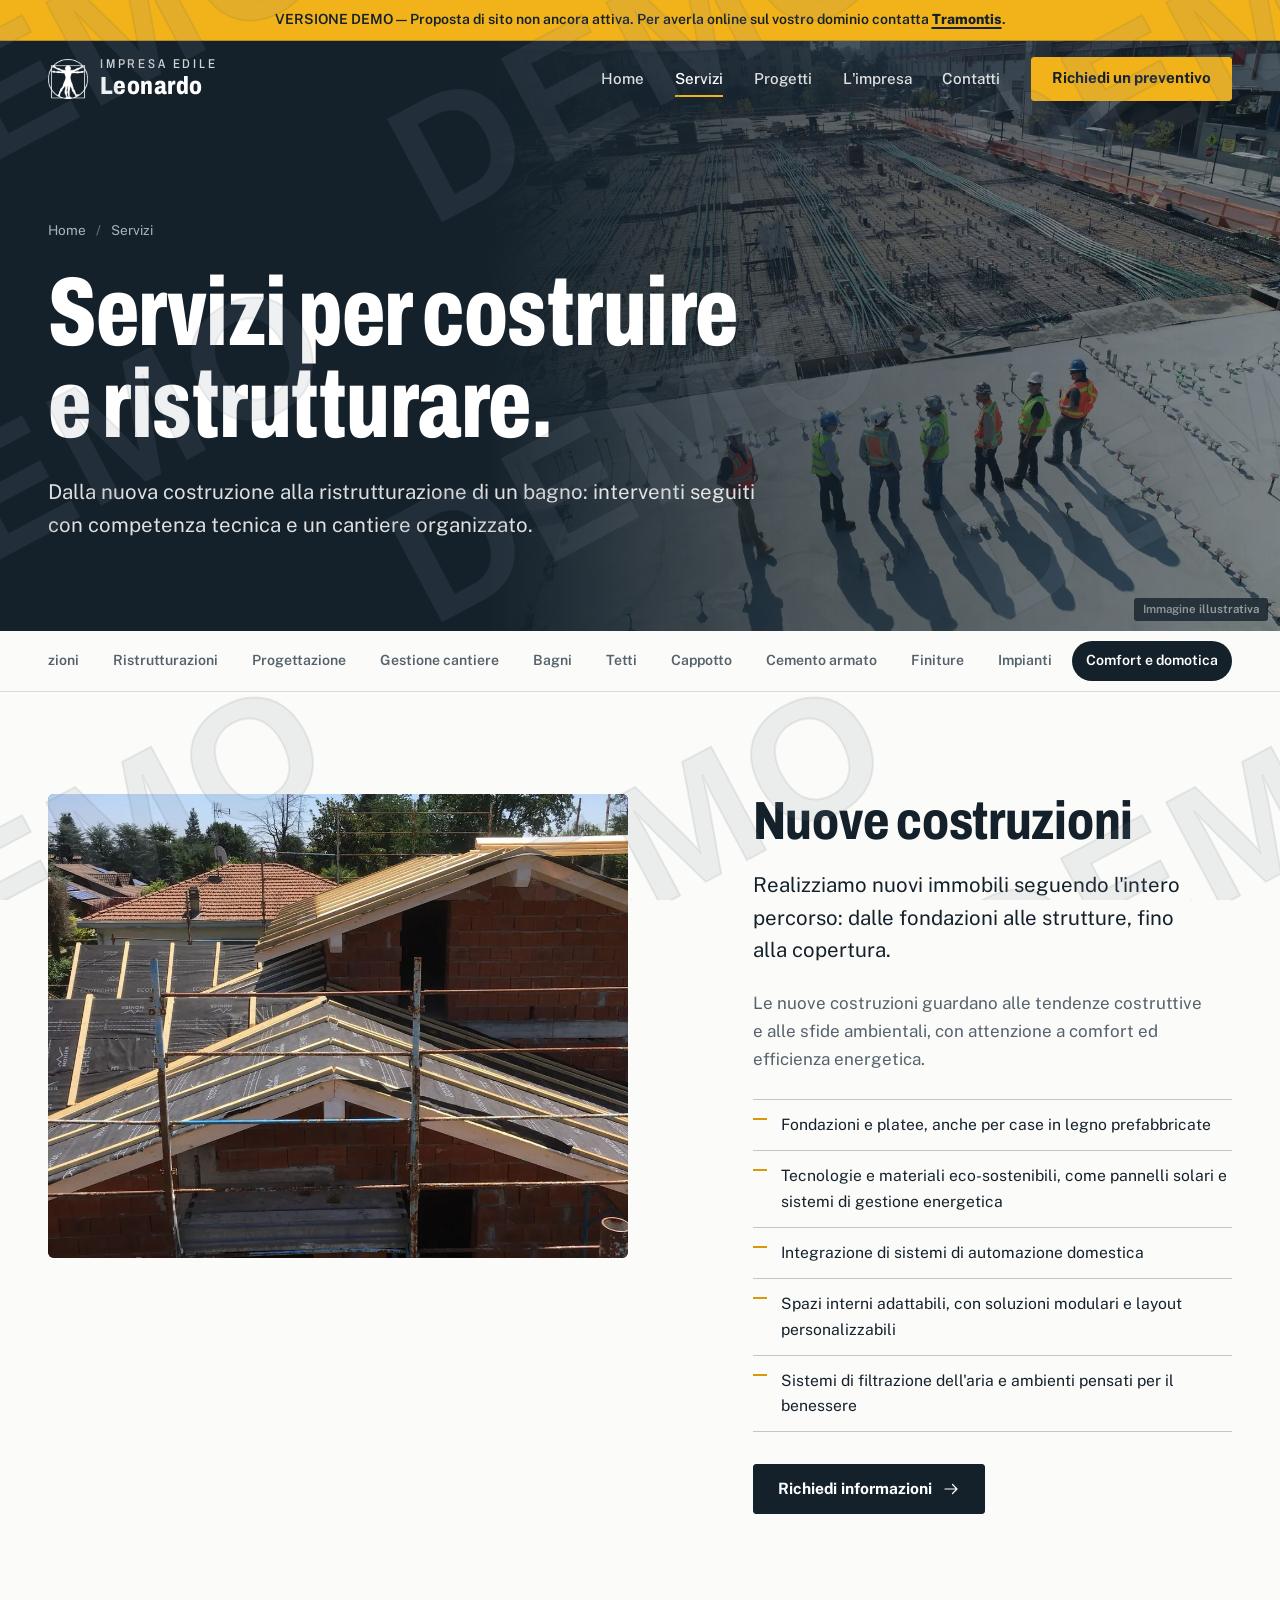
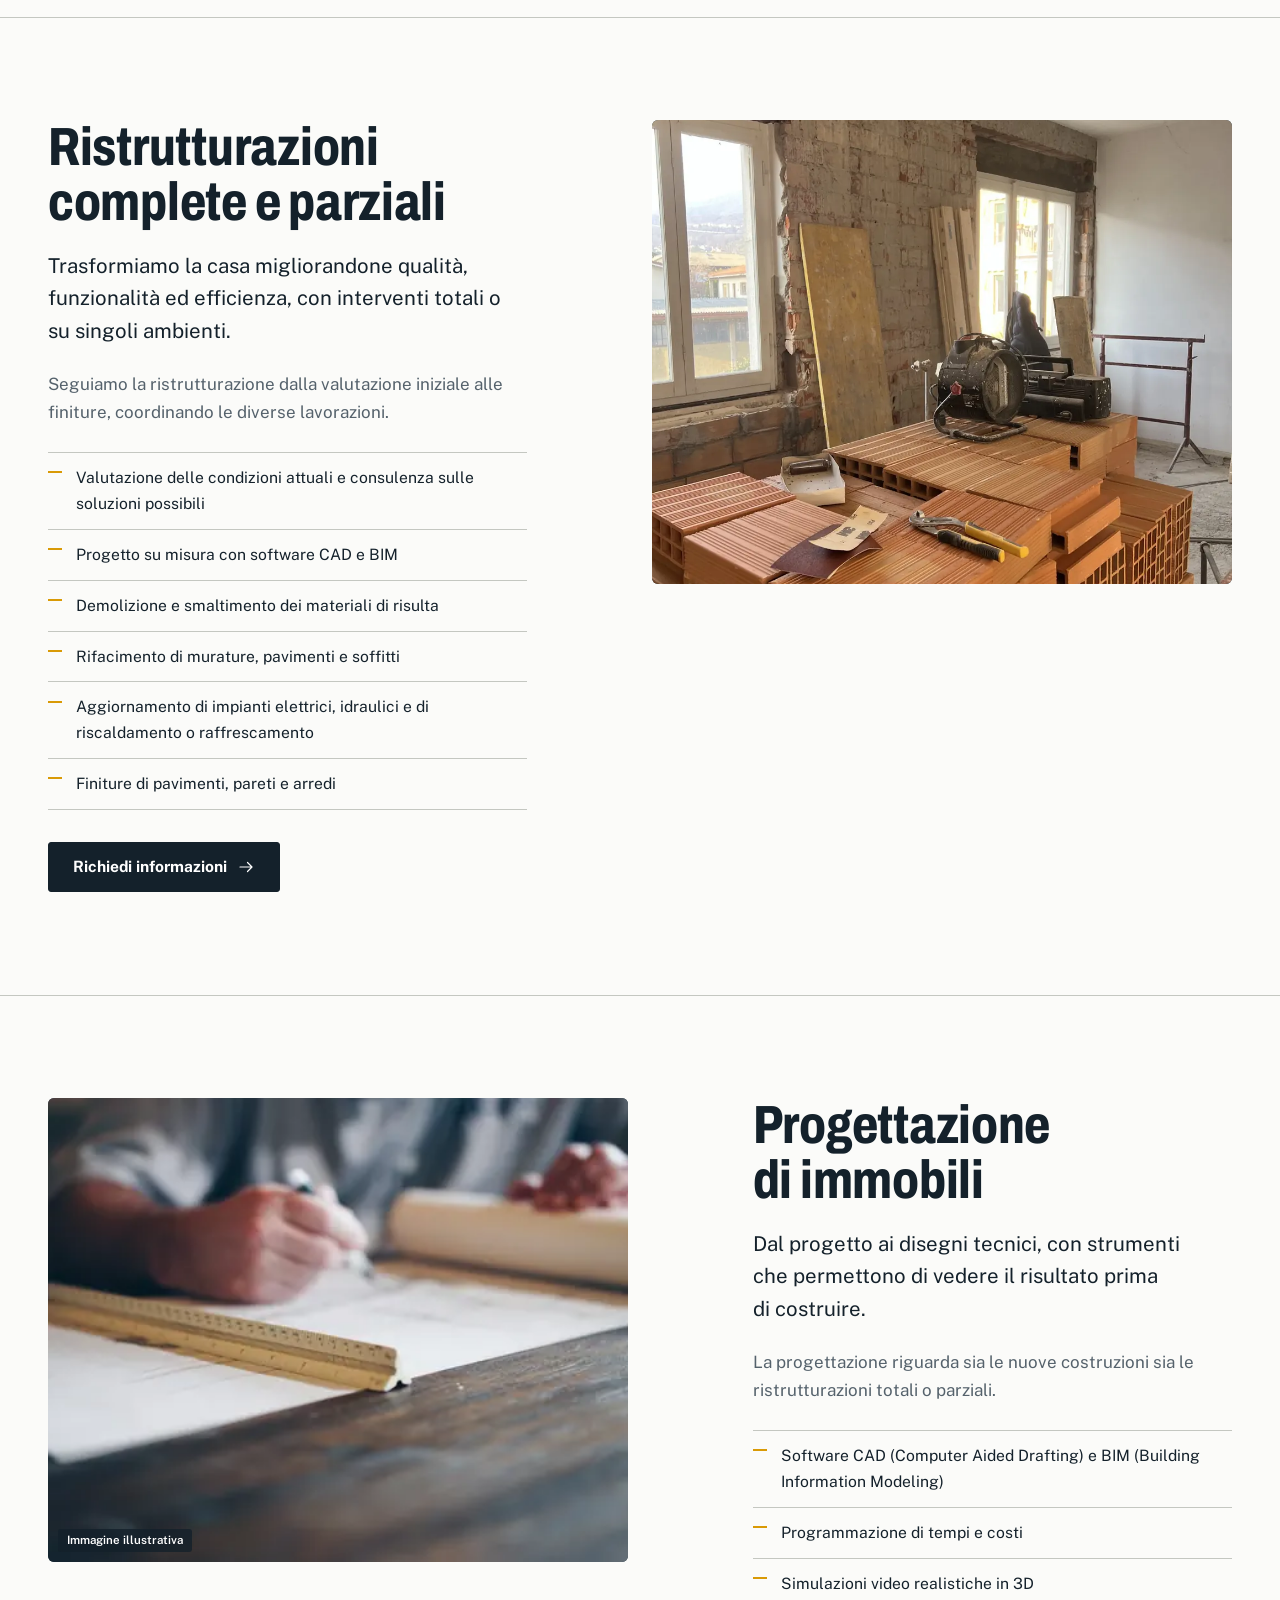
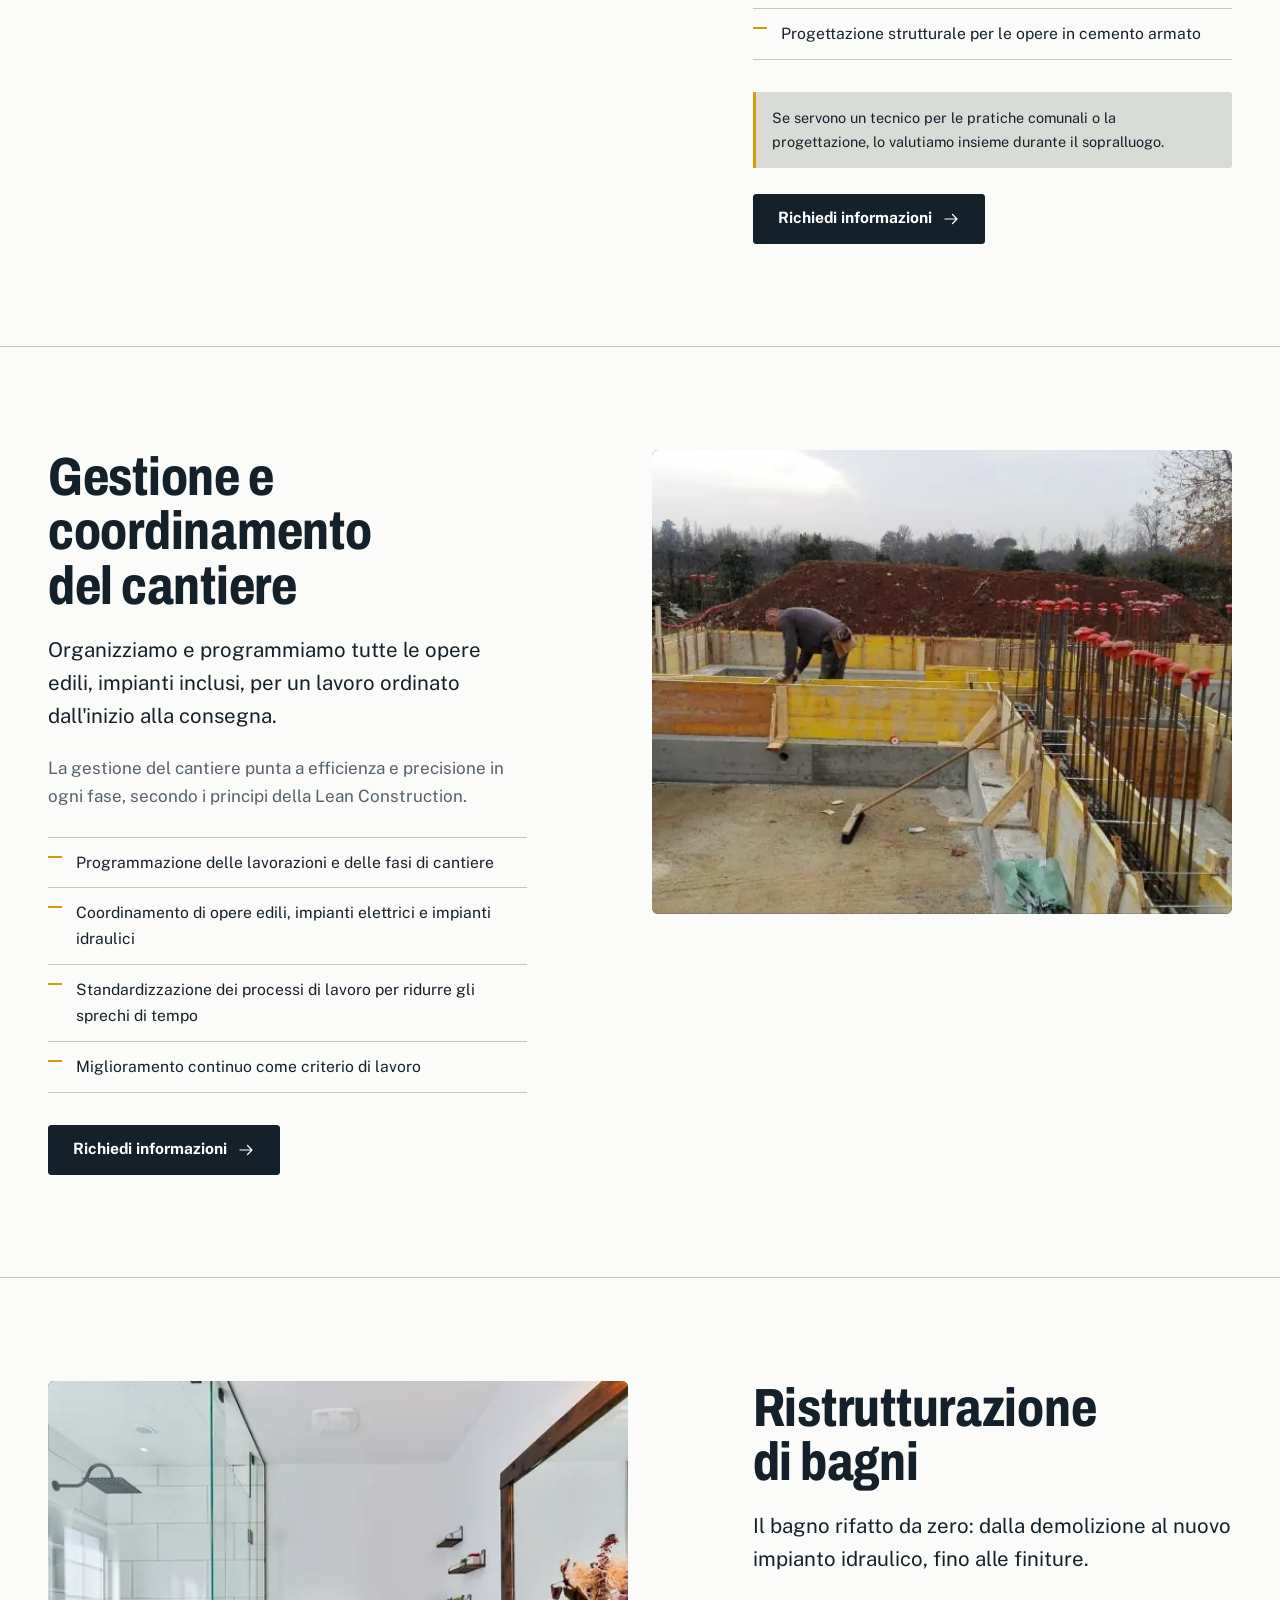
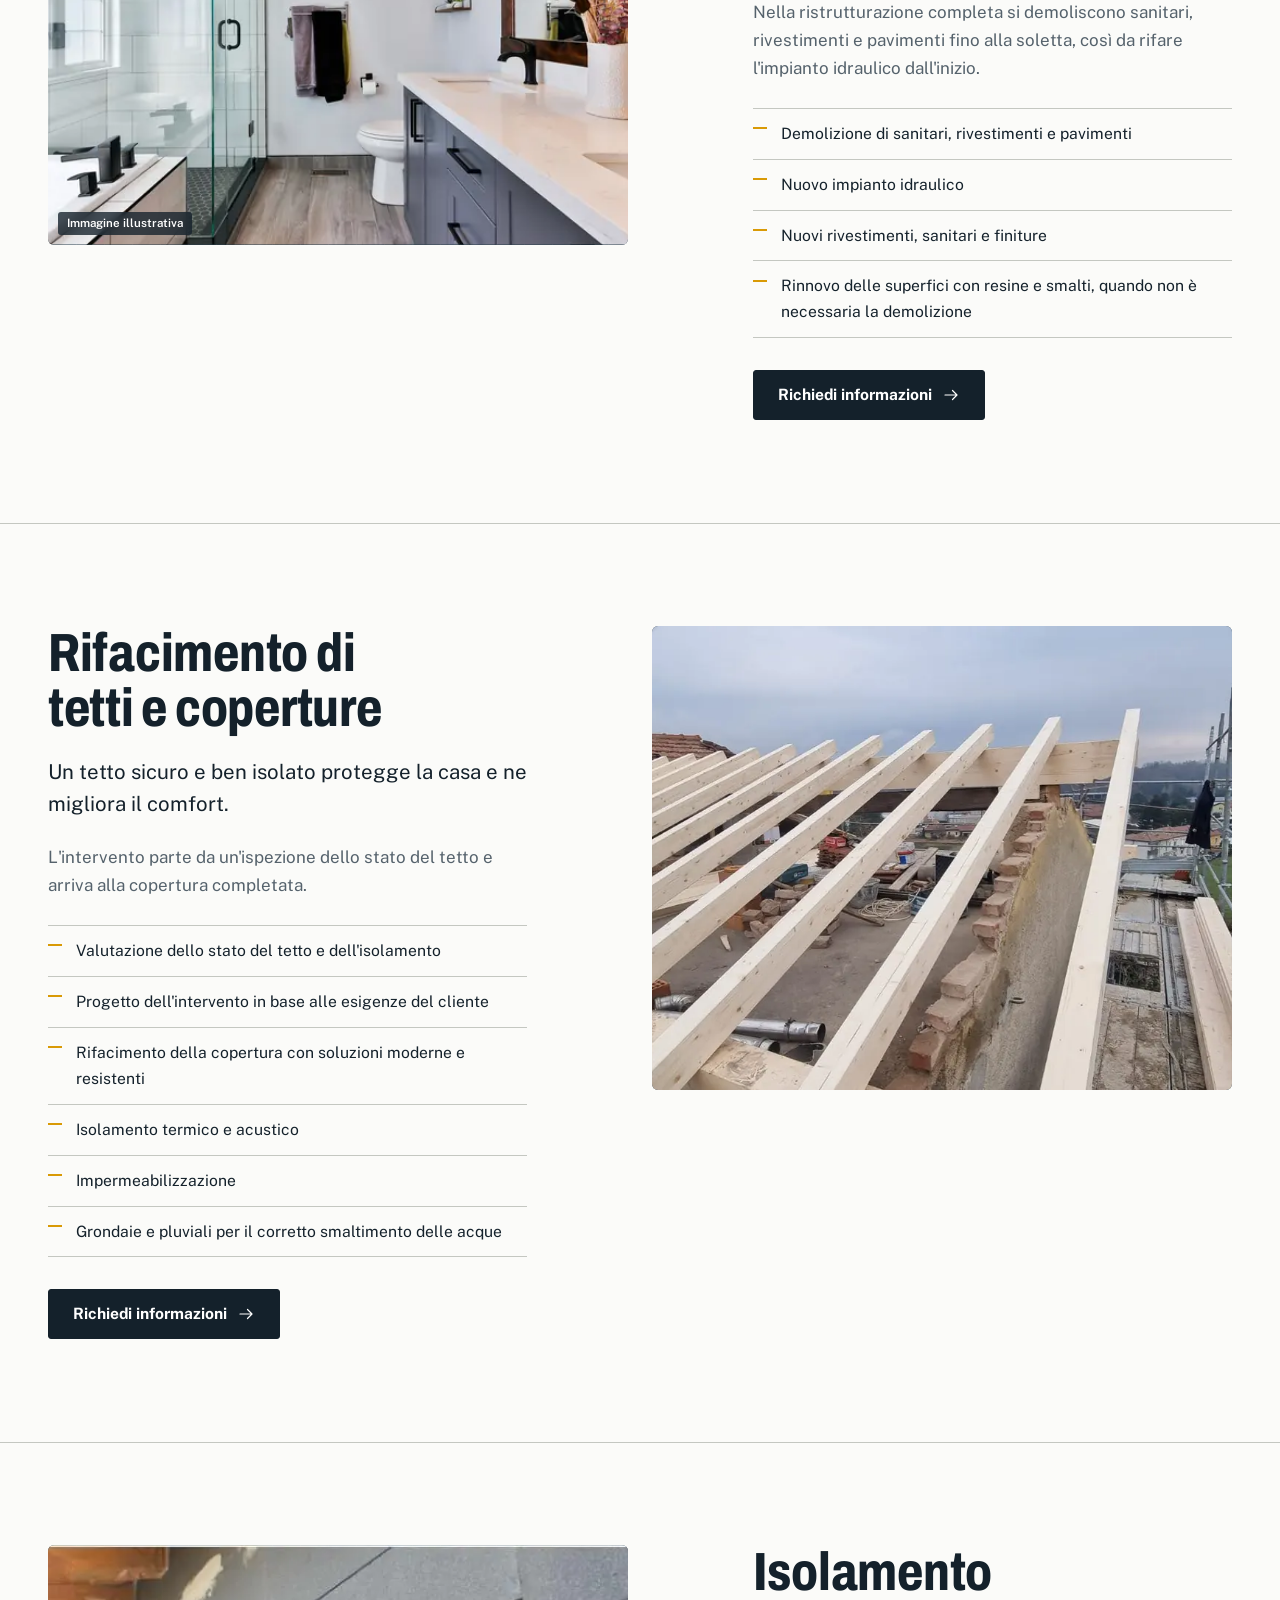
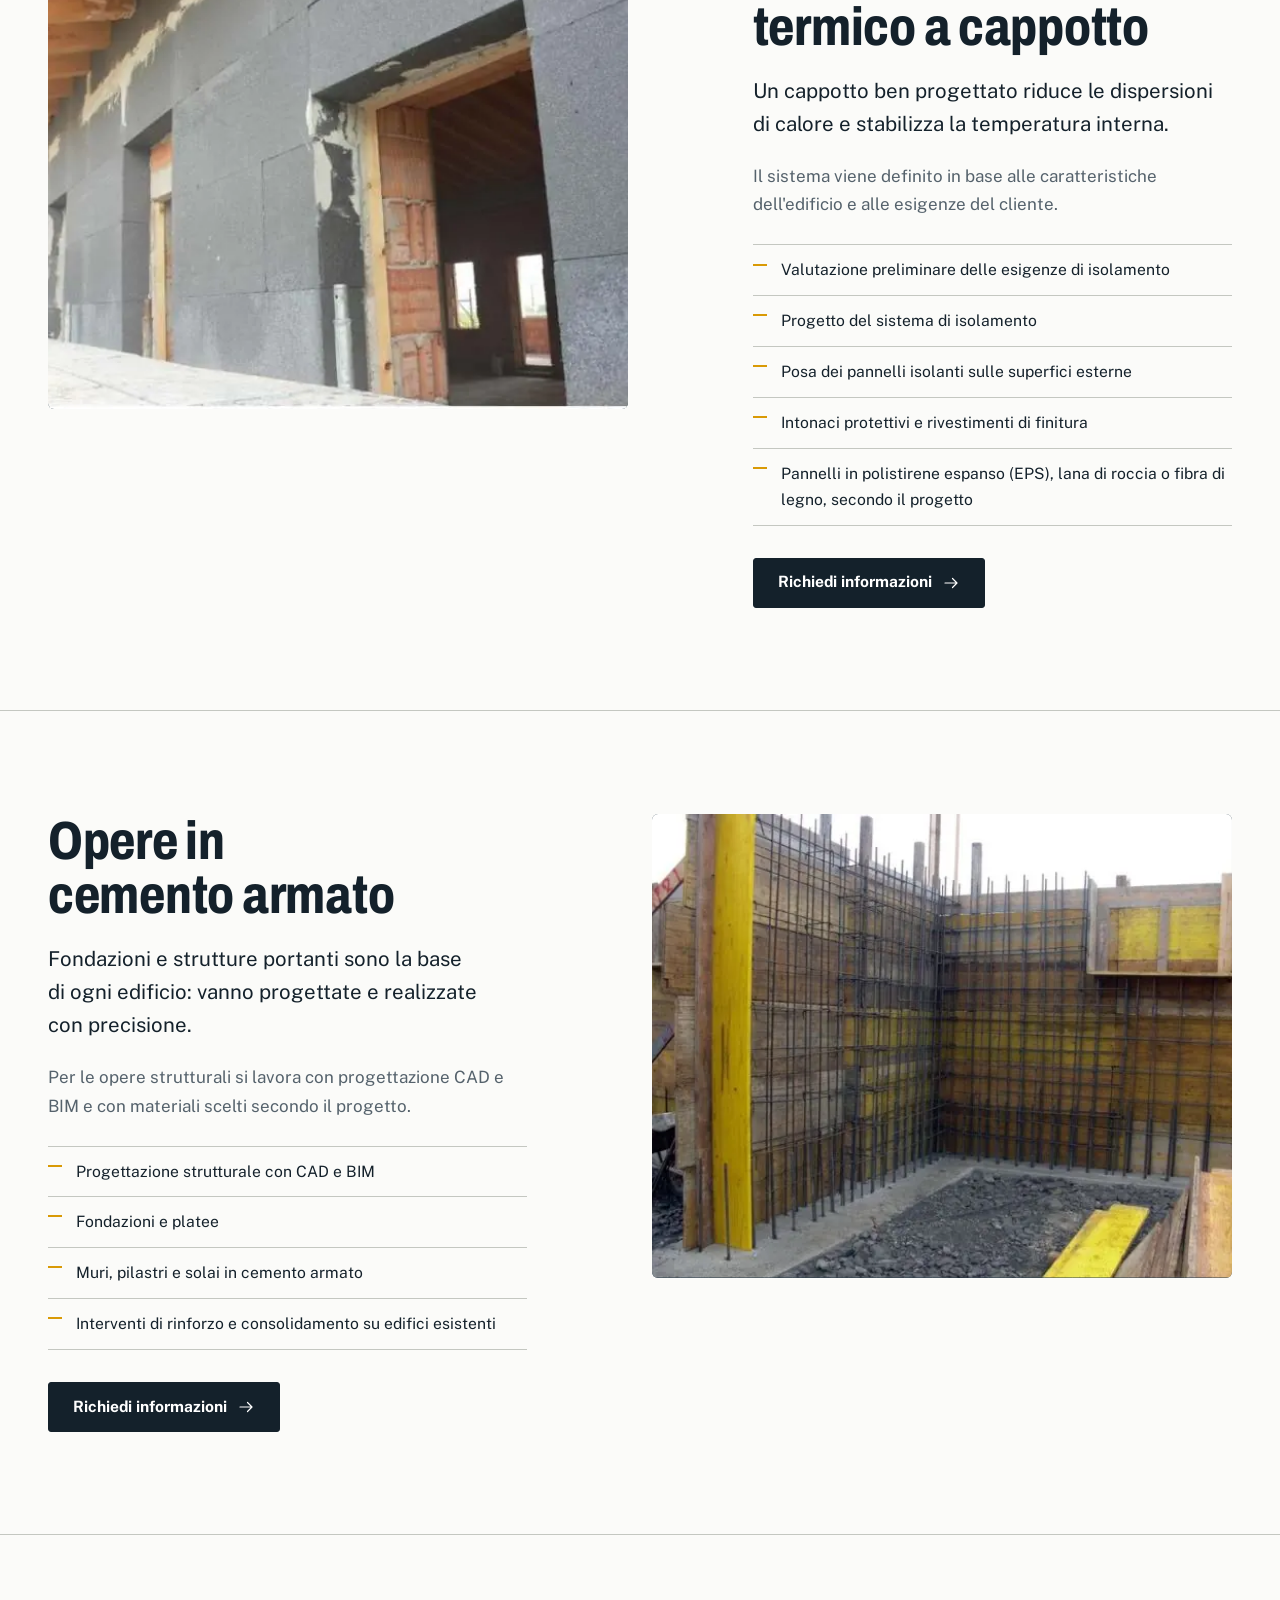
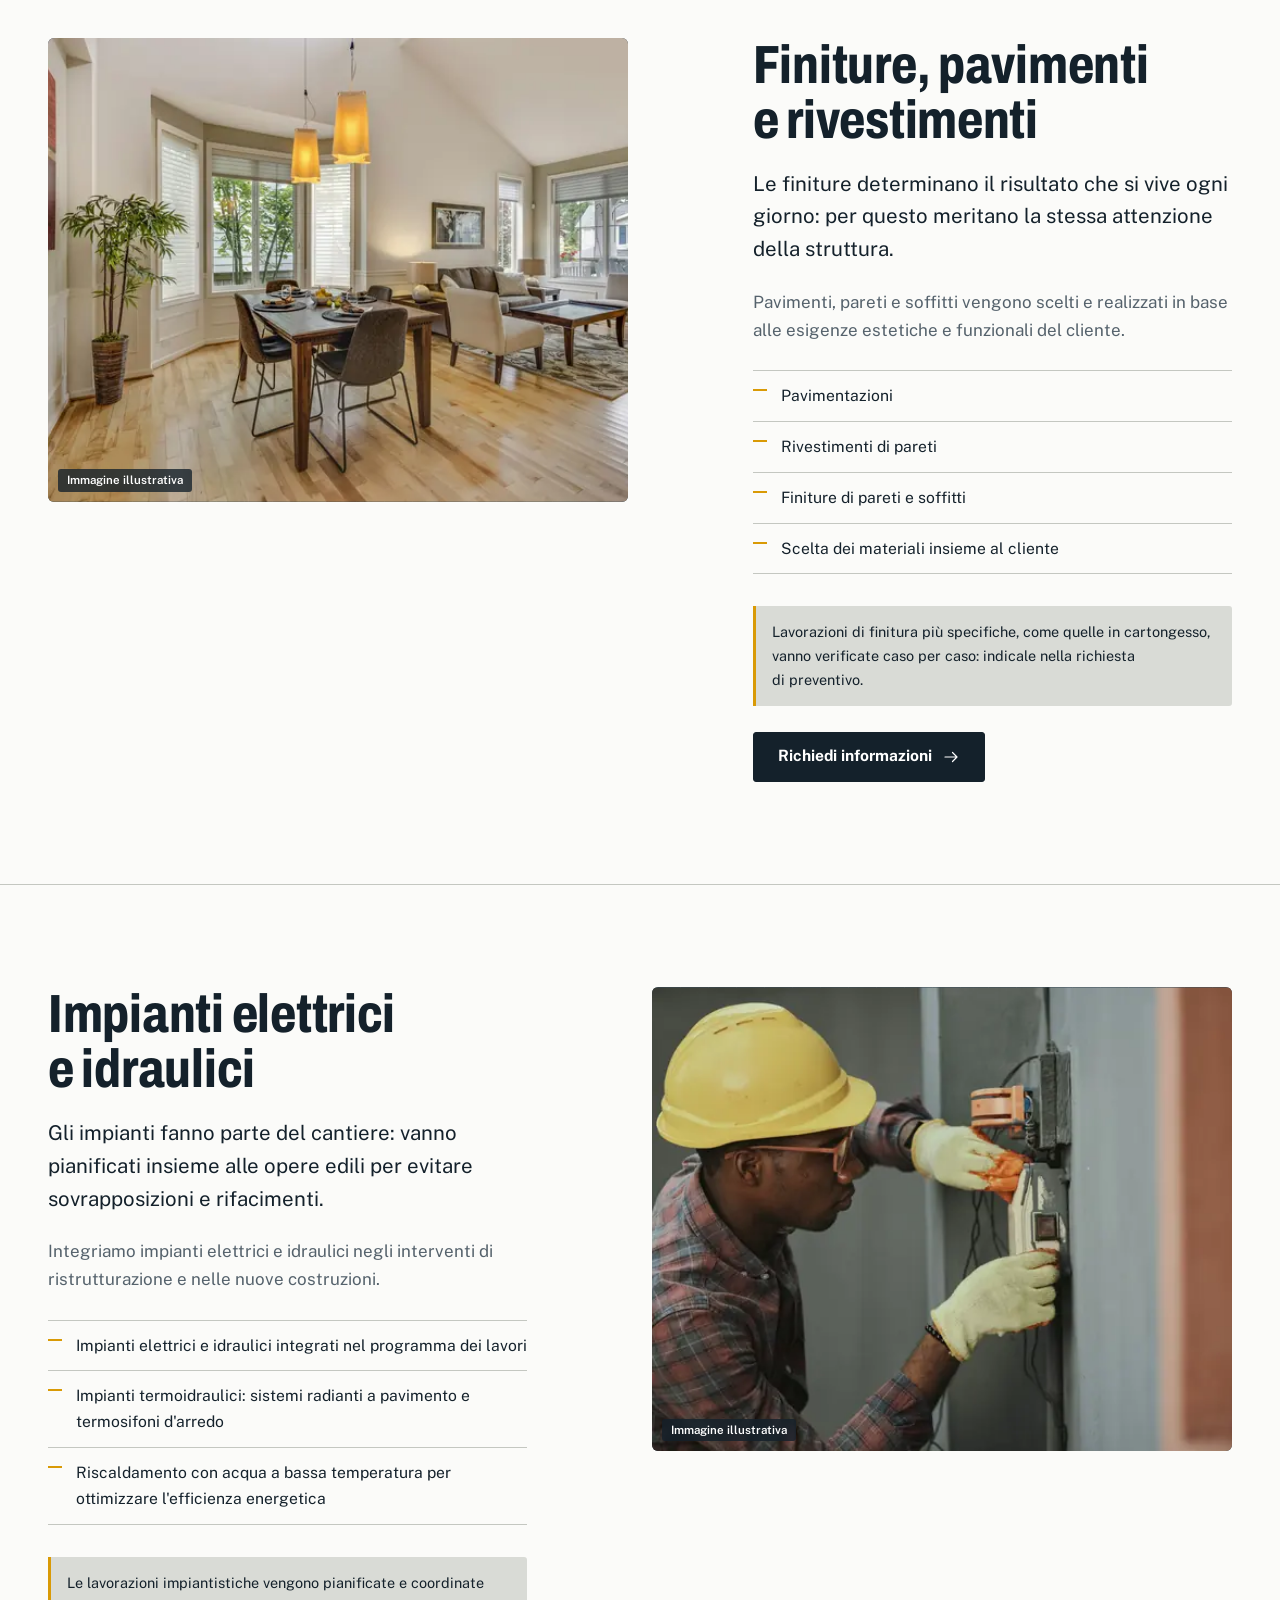
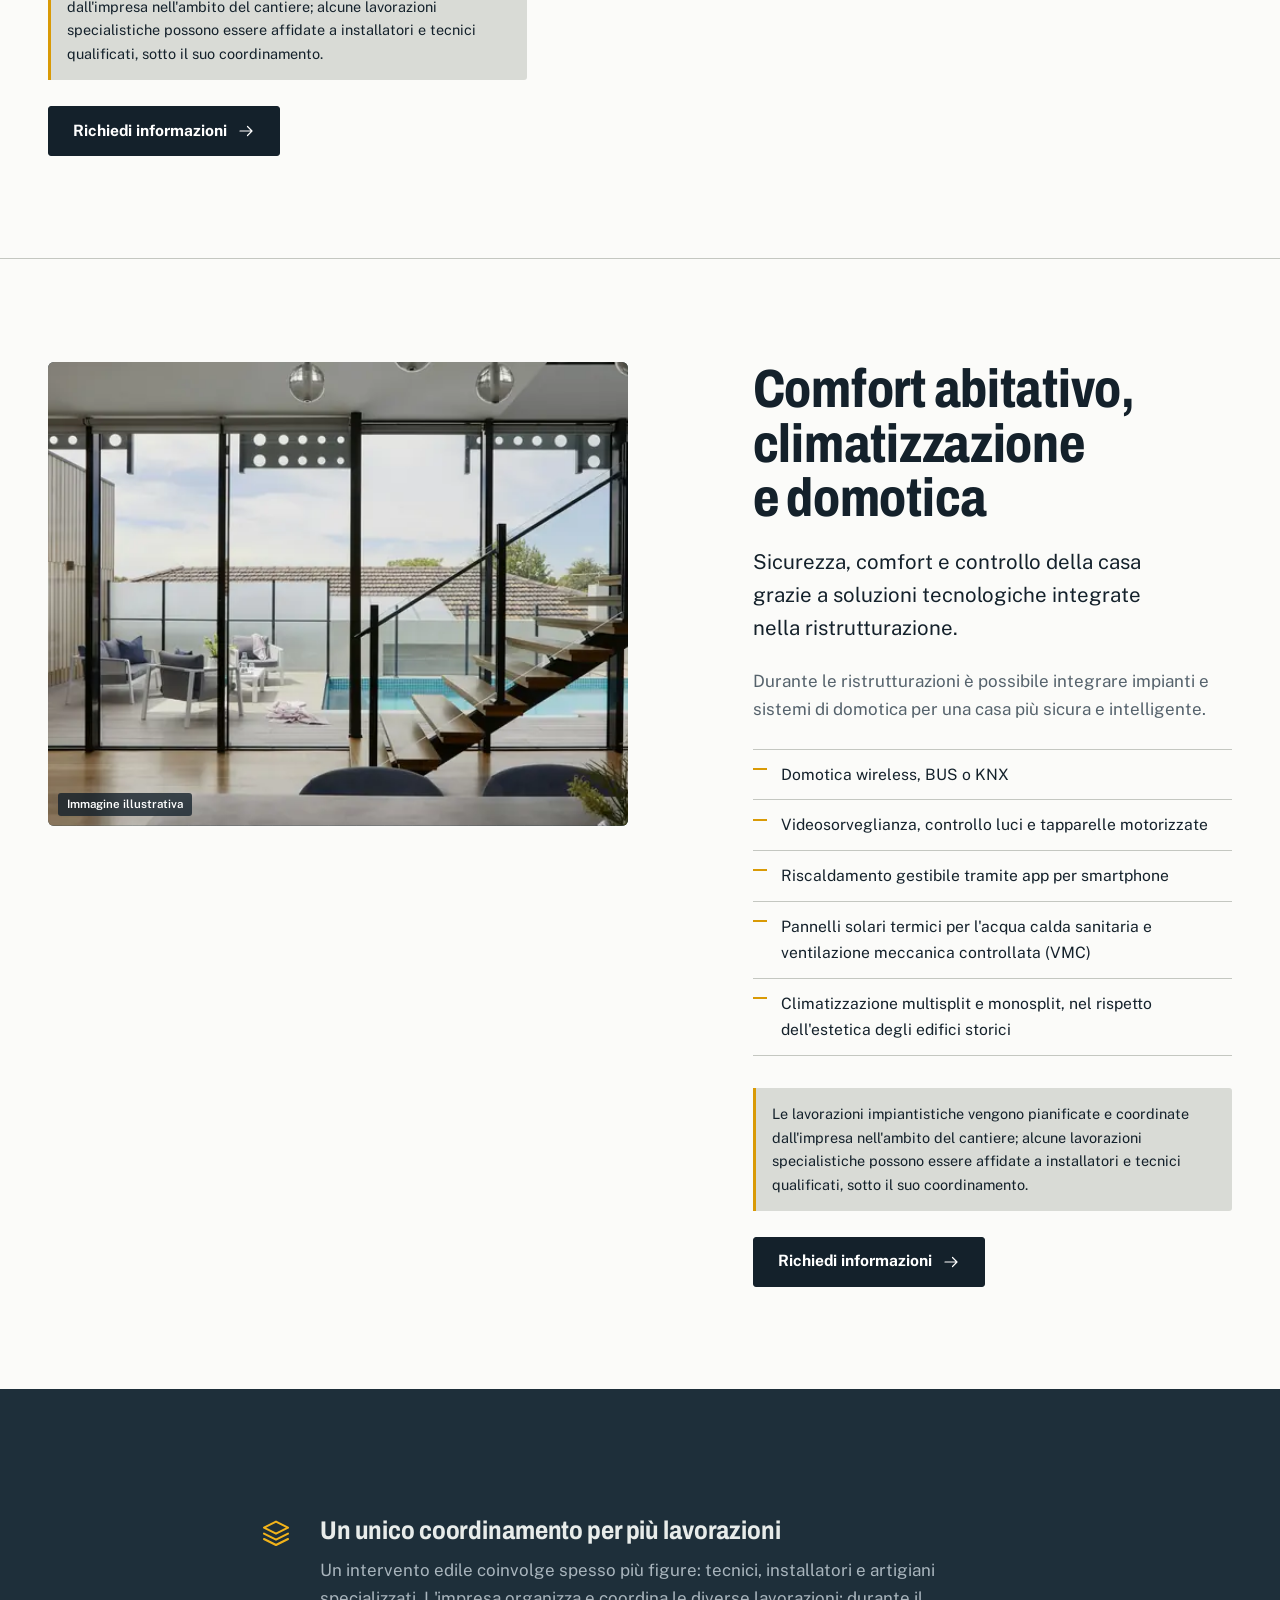
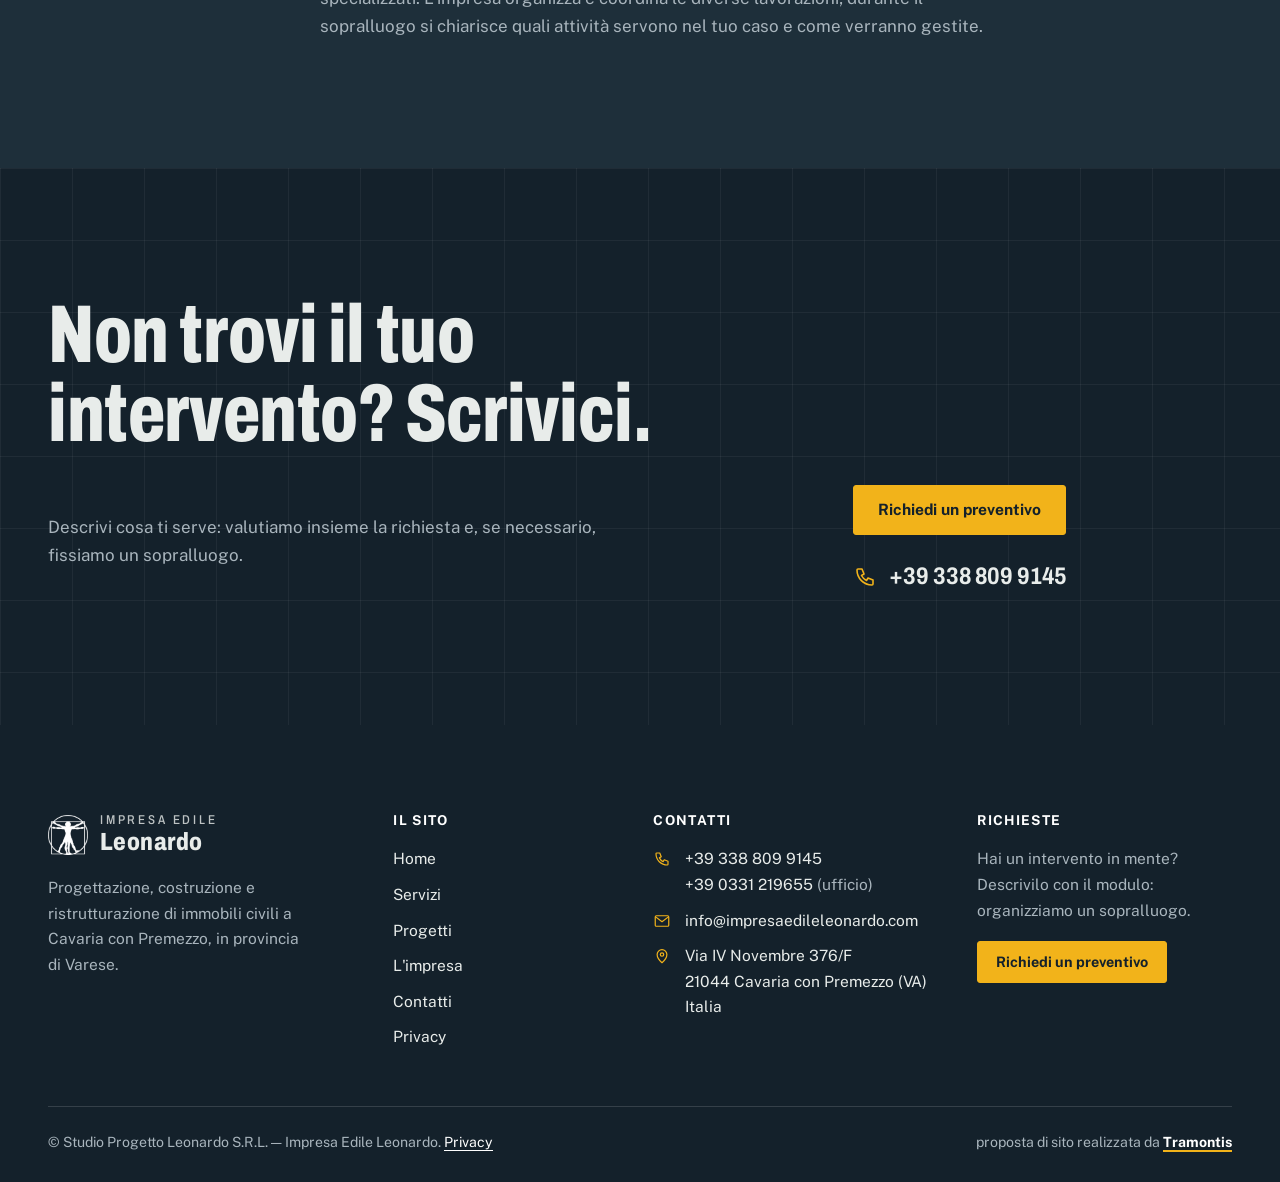
<file: servizi.html>
<!doctype html>
<html lang="it">
<head>
<meta charset="utf-8">
<meta name="viewport" content="width=device-width, initial-scale=1">
<title>Servizi — Impresa Edile Leonardo | Demo</title>
<meta name="description" content="Nuove costruzioni, ristrutturazioni, progettazione, tetti, cappotto termico, bagni, impianti e domotica: i servizi di Impresa Edile Leonardo a Cavaria con Premezzo (VA).">
<meta name="robots" content="noindex, nofollow">
<meta name="theme-color" content="#14212b">
<meta property="og:type" content="website">
<meta property="og:locale" content="it_IT">
<meta property="og:site_name" content="Impresa Edile Leonardo — proposta di sito (demo)">
<meta property="og:title" content="Servizi — Impresa Edile Leonardo | Demo">
<meta property="og:description" content="Nuove costruzioni, ristrutturazioni, progettazione, tetti, cappotto termico, bagni, impianti e domotica: i servizi di Impresa Edile Leonardo a Cavaria con Premezzo (VA).">
<meta property="og:image" content="https://luckylori07.github.io/impresaedileleonardo/assets/img/og-image.jpg">
<meta property="og:image:width" content="1200">
<meta property="og:image:height" content="630">
<meta name="twitter:card" content="summary_large_image">
<link rel="icon" type="image/png" sizes="64x64" href="assets/img/favicon.png">
<link rel="apple-touch-icon" href="assets/img/apple-touch-icon.png">
<link rel="preload" href="assets/fonts/archivo-latin.woff2" as="font" type="font/woff2" crossorigin>
<link rel="preload" href="assets/fonts/publicsans-latin.woff2" as="font" type="font/woff2" crossorigin>
<link rel="stylesheet" href="assets/css/style.css">
<script>document.documentElement.classList.add("js");</script>
</head>
<body>
<a class="skip-link" href="#contenuto">Vai al contenuto</a>
<div class="demo-banner" role="note">
  <p>VERSIONE DEMO — Proposta di sito non ancora attiva. Per averla online sul vostro dominio contatta <a href="https://tramontis.netlify.app/" target="_blank" rel="noopener">Tramontis</a>.</p>
</div>
<header class="site-header">
  <div class="wrap site-header__inner">
    <a class="brand" href="index.html" aria-label="Impresa Edile Leonardo — Home">
      <img src="assets/img/emblema-light.png" width="40" height="40" alt="">
      <span class="brand__name"><b>Impresa Edile</b><span>Leonardo</span></span>
    </a>
    <button class="nav-toggle" type="button" aria-expanded="false" aria-controls="site-nav" aria-label="Apri il menu"><span></span><span></span><span></span></button>
    <nav id="site-nav" class="site-nav" aria-label="Principale">
      <ul class="nav-list">
        <li><a href="index.html">Home</a></li>
        <li><a href="servizi.html" aria-current="page">Servizi</a></li>
        <li><a href="progetti.html">Progetti</a></li>
        <li><a href="impresa.html">L'impresa</a></li>
        <li><a href="contatti.html">Contatti</a></li>
        <li><a class="btn btn--sm" href="contatti.html#richiesta">Richiedi un preventivo</a></li>
      </ul>
    </nav>
  </div>
</header>
<main id="contenuto">
<section class="page-hero grid-bg">
  <div class="page-hero__media"><img alt="Cantiere edile visto dall&#x27;alto con operai in giubbotto ad alta visibilità" width="1280" height="853" decoding="async" src="assets/img/illustrative/cantiere-aereo-1280.webp" srcset="assets/img/illustrative/cantiere-aereo-640.webp 640w, assets/img/illustrative/cantiere-aereo-1280.webp 1280w" sizes="62vw"><span class="tag-illustrative" style="left:auto;right:12px">Immagine illustrativa</span></div>
  <div class="wrap">
    <div class="page-hero__inner">
      <ol class="crumbs" aria-label="Percorso"><li><a href="index.html">Home</a></li><li aria-current="page">Servizi</li></ol>
      <h1>Servizi per costruire e ristrutturare.</h1>
      <p class="lead">Dalla nuova costruzione alla ristrutturazione di un bagno: interventi seguiti con competenza tecnica e un cantiere organizzato.</p>
    </div>
  </div>
</section>
<nav class="svc-nav" aria-label="Indice dei servizi"><div class="wrap"><ul><li><a href="#nuove-costruzioni">Nuove costruzioni</a></li><li><a href="#ristrutturazioni">Ristrutturazioni</a></li><li><a href="#progettazione">Progettazione</a></li><li><a href="#gestione-cantiere">Gestione cantiere</a></li><li><a href="#bagni">Bagni</a></li><li><a href="#tetti">Tetti</a></li><li><a href="#cappotto">Cappotto</a></li><li><a href="#cemento-armato">Cemento armato</a></li><li><a href="#finiture">Finiture</a></li><li><a href="#impianti">Impianti</a></li><li><a href="#comfort">Comfort e domotica</a></li></ul></div></nav>
<div class="section--paper">
<section class="svc-detail" id="nuove-costruzioni" aria-labelledby="nuove-costruzioni-t">
  <div class="wrap svc-detail__grid">
    <div class="ph svc-detail__media" data-reveal="img"><img alt="Struttura in laterizio e legno di un edificio in costruzione, con ponteggio" width="1050" height="1400" decoding="async" src="assets/img/cantiere/tetto-falde.webp" loading="lazy"></div>
    <div class="svc-detail__body">
      <h2 id="nuove-costruzioni-t" class="h2" data-reveal="up">Nuove costruzioni</h2>
      <p class="lead" data-reveal="up" data-delay="1">Realizziamo nuovi immobili seguendo l'intero percorso: dalle fondazioni alle strutture, fino alla copertura.</p>
      <p class="muted" data-reveal="up" data-delay="2">Le nuove costruzioni guardano alle tendenze costruttive e alle sfide ambientali, con attenzione a comfort ed efficienza energetica.</p>
      <ul class="svc-detail__list"><li>Fondazioni e platee, anche per case in legno prefabbricate</li><li>Tecnologie e materiali eco-sostenibili, come pannelli solari e sistemi di gestione energetica</li><li>Integrazione di sistemi di automazione domestica</li><li>Spazi interni adattabili, con soluzioni modulari e layout personalizzabili</li><li>Sistemi di filtrazione dell'aria e ambienti pensati per il benessere</li></ul>
      
      <a class="btn btn--dark" href="contatti.html?servizio=Nuova%20costruzione#richiesta">Richiedi informazioni<svg aria-hidden="true" focusable="false"><use href="assets/img/icons.svg#i-arrow-right"/></svg></a>
    </div>
  </div>
</section>
<section class="svc-detail" id="ristrutturazioni" aria-labelledby="ristrutturazioni-t">
  <div class="wrap svc-detail__grid">
    <div class="ph svc-detail__media" data-reveal="img"><img alt="Interno di un appartamento in ristrutturazione con laterizi per le nuove murature" width="1050" height="1400" decoding="async" src="assets/img/cantiere/laterizi-interno.webp" loading="lazy"></div>
    <div class="svc-detail__body">
      <h2 id="ristrutturazioni-t" class="h2" data-reveal="up">Ristrutturazioni complete e parziali</h2>
      <p class="lead" data-reveal="up" data-delay="1">Trasformiamo la casa migliorandone qualità, funzionalità ed efficienza, con interventi totali o su singoli ambienti.</p>
      <p class="muted" data-reveal="up" data-delay="2">Seguiamo la ristrutturazione dalla valutazione iniziale alle finiture, coordinando le diverse lavorazioni.</p>
      <ul class="svc-detail__list"><li>Valutazione delle condizioni attuali e consulenza sulle soluzioni possibili</li><li>Progetto su misura con software CAD e BIM</li><li>Demolizione e smaltimento dei materiali di risulta</li><li>Rifacimento di murature, pavimenti e soffitti</li><li>Aggiornamento di impianti elettrici, idraulici e di riscaldamento o raffrescamento</li><li>Finiture di pavimenti, pareti e arredi</li></ul>
      
      <a class="btn btn--dark" href="contatti.html?servizio=Ristrutturazione%20completa%20o%20parziale#richiesta">Richiedi informazioni<svg aria-hidden="true" focusable="false"><use href="assets/img/icons.svg#i-arrow-right"/></svg></a>
    </div>
  </div>
</section>
<section class="svc-detail" id="progettazione" aria-labelledby="progettazione-t">
  <div class="wrap svc-detail__grid">
    <div class="ph svc-detail__media" data-reveal="img"><img alt="Mano che disegna un progetto su carta con righello e rotolo di disegni" width="1280" height="720" decoding="async" src="assets/img/illustrative/progettazione-tavolo-1280.webp" srcset="assets/img/illustrative/progettazione-tavolo-640.webp 640w, assets/img/illustrative/progettazione-tavolo-1280.webp 1280w" sizes="(min-width:900px) 560px, 90vw" loading="lazy"><span class="tag-illustrative">Immagine illustrativa</span></div>
    <div class="svc-detail__body">
      <h2 id="progettazione-t" class="h2" data-reveal="up">Progettazione di immobili</h2>
      <p class="lead" data-reveal="up" data-delay="1">Dal progetto ai disegni tecnici, con strumenti che permettono di vedere il risultato prima di costruire.</p>
      <p class="muted" data-reveal="up" data-delay="2">La progettazione riguarda sia le nuove costruzioni sia le ristrutturazioni totali o parziali.</p>
      <ul class="svc-detail__list"><li>Software CAD (Computer Aided Drafting) e BIM (Building Information Modeling)</li><li>Programmazione di tempi e costi</li><li>Simulazioni video realistiche in 3D</li><li>Progettazione strutturale per le opere in cemento armato</li></ul>
      <p class="svc-detail__note">Se servono un tecnico per le pratiche comunali o la progettazione, lo valutiamo insieme durante il sopralluogo.</p>
      <a class="btn btn--dark" href="contatti.html?servizio=Progettazione%20di%20immobili#richiesta">Richiedi informazioni<svg aria-hidden="true" focusable="false"><use href="assets/img/icons.svg#i-arrow-right"/></svg></a>
    </div>
  </div>
</section>
<section class="svc-detail" id="gestione-cantiere" aria-labelledby="gestione-cantiere-t">
  <div class="wrap svc-detail__grid">
    <div class="ph svc-detail__media" data-reveal="img"><img alt="Operai al lavoro su casseri e armature delle fondazioni di un edificio" width="600" height="450" decoding="async" src="assets/img/cantiere/cemento-fondazioni.webp" loading="lazy"></div>
    <div class="svc-detail__body">
      <h2 id="gestione-cantiere-t" class="h2" data-reveal="up">Gestione e coordinamento del cantiere</h2>
      <p class="lead" data-reveal="up" data-delay="1">Organizziamo e programmiamo tutte le opere edili, impianti inclusi, per un lavoro ordinato dall'inizio alla consegna.</p>
      <p class="muted" data-reveal="up" data-delay="2">La gestione del cantiere punta a efficienza e precisione in ogni fase, secondo i principi della Lean Construction.</p>
      <ul class="svc-detail__list"><li>Programmazione delle lavorazioni e delle fasi di cantiere</li><li>Coordinamento di opere edili, impianti elettrici e impianti idraulici</li><li>Standardizzazione dei processi di lavoro per ridurre gli sprechi di tempo</li><li>Miglioramento continuo come criterio di lavoro</li></ul>
      
      <a class="btn btn--dark" href="contatti.html?servizio=Gestione%20e%20coordinamento%20del%20cantiere#richiesta">Richiedi informazioni<svg aria-hidden="true" focusable="false"><use href="assets/img/icons.svg#i-arrow-right"/></svg></a>
    </div>
  </div>
</section>
<section class="svc-detail" id="bagni" aria-labelledby="bagni-t">
  <div class="wrap svc-detail__grid">
    <div class="ph svc-detail__media" data-reveal="img"><img alt="Bagno moderno con doccia in vetro, rivestimenti chiari e mobile con doppio lavabo" width="1280" height="853" decoding="async" src="assets/img/illustrative/bagno-doccia-1280.webp" srcset="assets/img/illustrative/bagno-doccia-640.webp 640w, assets/img/illustrative/bagno-doccia-1280.webp 1280w" sizes="(min-width:900px) 560px, 90vw" loading="lazy"><span class="tag-illustrative">Immagine illustrativa</span></div>
    <div class="svc-detail__body">
      <h2 id="bagni-t" class="h2" data-reveal="up">Ristrutturazione di bagni</h2>
      <p class="lead" data-reveal="up" data-delay="1">Il bagno rifatto da zero: dalla demolizione al nuovo impianto idraulico, fino alle finiture.</p>
      <p class="muted" data-reveal="up" data-delay="2">Nella ristrutturazione completa si demoliscono sanitari, rivestimenti e pavimenti fino alla soletta, così da rifare l'impianto idraulico dall'inizio.</p>
      <ul class="svc-detail__list"><li>Demolizione di sanitari, rivestimenti e pavimenti</li><li>Nuovo impianto idraulico</li><li>Nuovi rivestimenti, sanitari e finiture</li><li>Rinnovo delle superfici con resine e smalti, quando non è necessaria la demolizione</li></ul>
      
      <a class="btn btn--dark" href="contatti.html?servizio=Ristrutturazione%20di%20bagni#richiesta">Richiedi informazioni<svg aria-hidden="true" focusable="false"><use href="assets/img/icons.svg#i-arrow-right"/></svg></a>
    </div>
  </div>
</section>
<section class="svc-detail" id="tetti" aria-labelledby="tetti-t">
  <div class="wrap svc-detail__grid">
    <div class="ph svc-detail__media" data-reveal="img"><img alt="Orditura in legno di un tetto in rifacimento con ponteggio e vista sulla campagna" width="1400" height="630" decoding="async" src="assets/img/cantiere/tetto-travi.webp" loading="lazy"></div>
    <div class="svc-detail__body">
      <h2 id="tetti-t" class="h2" data-reveal="up">Rifacimento di tetti e coperture</h2>
      <p class="lead" data-reveal="up" data-delay="1">Un tetto sicuro e ben isolato protegge la casa e ne migliora il comfort.</p>
      <p class="muted" data-reveal="up" data-delay="2">L'intervento parte da un'ispezione dello stato del tetto e arriva alla copertura completata.</p>
      <ul class="svc-detail__list"><li>Valutazione dello stato del tetto e dell'isolamento</li><li>Progetto dell'intervento in base alle esigenze del cliente</li><li>Rifacimento della copertura con soluzioni moderne e resistenti</li><li>Isolamento termico e acustico</li><li>Impermeabilizzazione</li><li>Grondaie e pluviali per il corretto smaltimento delle acque</li></ul>
      
      <a class="btn btn--dark" href="contatti.html?servizio=Rifacimento%20di%20tetti%20e%20coperture#richiesta">Richiedi informazioni<svg aria-hidden="true" focusable="false"><use href="assets/img/icons.svg#i-arrow-right"/></svg></a>
    </div>
  </div>
</section>
<section class="svc-detail" id="cappotto" aria-labelledby="cappotto-t">
  <div class="wrap svc-detail__grid">
    <div class="ph svc-detail__media" data-reveal="img"><img alt="Pannelli isolanti grigi applicati sulla facciata di un edificio in laterizio" width="600" height="453" decoding="async" src="assets/img/cantiere/cappotto-pannelli.webp" loading="lazy"></div>
    <div class="svc-detail__body">
      <h2 id="cappotto-t" class="h2" data-reveal="up">Isolamento termico a cappotto</h2>
      <p class="lead" data-reveal="up" data-delay="1">Un cappotto ben progettato riduce le dispersioni di calore e stabilizza la temperatura interna.</p>
      <p class="muted" data-reveal="up" data-delay="2">Il sistema viene definito in base alle caratteristiche dell'edificio e alle esigenze del cliente.</p>
      <ul class="svc-detail__list"><li>Valutazione preliminare delle esigenze di isolamento</li><li>Progetto del sistema di isolamento</li><li>Posa dei pannelli isolanti sulle superfici esterne</li><li>Intonaci protettivi e rivestimenti di finitura</li><li>Pannelli in polistirene espanso (EPS), lana di roccia o fibra di legno, secondo il progetto</li></ul>
      
      <a class="btn btn--dark" href="contatti.html?servizio=Isolamento%20termico%20a%20cappotto#richiesta">Richiedi informazioni<svg aria-hidden="true" focusable="false"><use href="assets/img/icons.svg#i-arrow-right"/></svg></a>
    </div>
  </div>
</section>
<section class="svc-detail" id="cemento-armato" aria-labelledby="cemento-armato-t">
  <div class="wrap svc-detail__grid">
    <div class="ph svc-detail__media" data-reveal="img"><img alt="Pareti armate con casseri gialli in un cantiere" width="600" height="450" decoding="async" src="assets/img/cantiere/cemento-casseri.webp" loading="lazy"></div>
    <div class="svc-detail__body">
      <h2 id="cemento-armato-t" class="h2" data-reveal="up">Opere in cemento armato</h2>
      <p class="lead" data-reveal="up" data-delay="1">Fondazioni e strutture portanti sono la base di ogni edificio: vanno progettate e realizzate con precisione.</p>
      <p class="muted" data-reveal="up" data-delay="2">Per le opere strutturali si lavora con progettazione CAD e BIM e con materiali scelti secondo il progetto.</p>
      <ul class="svc-detail__list"><li>Progettazione strutturale con CAD e BIM</li><li>Fondazioni e platee</li><li>Muri, pilastri e solai in cemento armato</li><li>Interventi di rinforzo e consolidamento su edifici esistenti</li></ul>
      
      <a class="btn btn--dark" href="contatti.html?servizio=Opere%20in%20cemento%20armato%20e%20fondazioni#richiesta">Richiedi informazioni<svg aria-hidden="true" focusable="false"><use href="assets/img/icons.svg#i-arrow-right"/></svg></a>
    </div>
  </div>
</section>
<section class="svc-detail" id="finiture" aria-labelledby="finiture-t">
  <div class="wrap svc-detail__grid">
    <div class="ph svc-detail__media" data-reveal="img"><img alt="Soggiorno con pavimento in parquet, tavolo da pranzo e ampie finestre" width="1280" height="853" decoding="async" src="assets/img/illustrative/pavimento-legno-1280.webp" srcset="assets/img/illustrative/pavimento-legno-640.webp 640w, assets/img/illustrative/pavimento-legno-1280.webp 1280w" sizes="(min-width:900px) 560px, 90vw" loading="lazy"><span class="tag-illustrative">Immagine illustrativa</span></div>
    <div class="svc-detail__body">
      <h2 id="finiture-t" class="h2" data-reveal="up">Finiture, pavimenti e rivestimenti</h2>
      <p class="lead" data-reveal="up" data-delay="1">Le finiture determinano il risultato che si vive ogni giorno: per questo meritano la stessa attenzione della struttura.</p>
      <p class="muted" data-reveal="up" data-delay="2">Pavimenti, pareti e soffitti vengono scelti e realizzati in base alle esigenze estetiche e funzionali del cliente.</p>
      <ul class="svc-detail__list"><li>Pavimentazioni</li><li>Rivestimenti di pareti</li><li>Finiture di pareti e soffitti</li><li>Scelta dei materiali insieme al cliente</li></ul>
      <p class="svc-detail__note">Lavorazioni di finitura più specifiche, come quelle in cartongesso, vanno verificate caso per caso: indicale nella richiesta di preventivo.</p>
      <a class="btn btn--dark" href="contatti.html?servizio=Finiture%2C%20pavimenti%20e%20rivestimenti#richiesta">Richiedi informazioni<svg aria-hidden="true" focusable="false"><use href="assets/img/icons.svg#i-arrow-right"/></svg></a>
    </div>
  </div>
</section>
<section class="svc-detail" id="impianti" aria-labelledby="impianti-t">
  <div class="wrap svc-detail__grid">
    <div class="ph svc-detail__media" data-reveal="img"><img alt="Tecnico con casco giallo al lavoro su un quadro elettrico" width="1280" height="854" decoding="async" src="assets/img/illustrative/impianto-elettrico-1280.webp" srcset="assets/img/illustrative/impianto-elettrico-640.webp 640w, assets/img/illustrative/impianto-elettrico-1280.webp 1280w" sizes="(min-width:900px) 560px, 90vw" loading="lazy"><span class="tag-illustrative">Immagine illustrativa</span></div>
    <div class="svc-detail__body">
      <h2 id="impianti-t" class="h2" data-reveal="up">Impianti elettrici e idraulici</h2>
      <p class="lead" data-reveal="up" data-delay="1">Gli impianti fanno parte del cantiere: vanno pianificati insieme alle opere edili per evitare sovrapposizioni e rifacimenti.</p>
      <p class="muted" data-reveal="up" data-delay="2">Integriamo impianti elettrici e idraulici negli interventi di ristrutturazione e nelle nuove costruzioni.</p>
      <ul class="svc-detail__list"><li>Impianti elettrici e idraulici integrati nel programma dei lavori</li><li>Impianti termoidraulici: sistemi radianti a pavimento e termosifoni d'arredo</li><li>Riscaldamento con acqua a bassa temperatura per ottimizzare l'efficienza energetica</li></ul>
      <p class="svc-detail__note">Le lavorazioni impiantistiche vengono pianificate e coordinate dall'impresa nell'ambito del cantiere; alcune lavorazioni specialistiche possono essere affidate a installatori e tecnici qualificati, sotto il suo coordinamento.</p>
      <a class="btn btn--dark" href="contatti.html?servizio=Impianti%20elettrici%20e%20idraulici#richiesta">Richiedi informazioni<svg aria-hidden="true" focusable="false"><use href="assets/img/icons.svg#i-arrow-right"/></svg></a>
    </div>
  </div>
</section>
<section class="svc-detail" id="comfort" aria-labelledby="comfort-t">
  <div class="wrap svc-detail__grid">
    <div class="ph svc-detail__media" data-reveal="img"><img alt="Soggiorno moderno con grandi vetrate scorrevoli e arredi chiari" width="1280" height="853" decoding="async" src="assets/img/illustrative/soggiorno-vetrata-1280.webp" srcset="assets/img/illustrative/soggiorno-vetrata-640.webp 640w, assets/img/illustrative/soggiorno-vetrata-1280.webp 1280w" sizes="(min-width:900px) 560px, 90vw" loading="lazy"><span class="tag-illustrative">Immagine illustrativa</span></div>
    <div class="svc-detail__body">
      <h2 id="comfort-t" class="h2" data-reveal="up">Comfort abitativo, climatizzazione e domotica</h2>
      <p class="lead" data-reveal="up" data-delay="1">Sicurezza, comfort e controllo della casa grazie a soluzioni tecnologiche integrate nella ristrutturazione.</p>
      <p class="muted" data-reveal="up" data-delay="2">Durante le ristrutturazioni è possibile integrare impianti e sistemi di domotica per una casa più sicura e intelligente.</p>
      <ul class="svc-detail__list"><li>Domotica wireless, BUS o KNX</li><li>Videosorveglianza, controllo luci e tapparelle motorizzate</li><li>Riscaldamento gestibile tramite app per smartphone</li><li>Pannelli solari termici per l'acqua calda sanitaria e ventilazione meccanica controllata (VMC)</li><li>Climatizzazione multisplit e monosplit, nel rispetto dell'estetica degli edifici storici</li></ul>
      <p class="svc-detail__note">Le lavorazioni impiantistiche vengono pianificate e coordinate dall'impresa nell'ambito del cantiere; alcune lavorazioni specialistiche possono essere affidate a installatori e tecnici qualificati, sotto il suo coordinamento.</p>
      <a class="btn btn--dark" href="contatti.html?servizio=Comfort%20abitativo%2C%20climatizzazione%20e%20domotica#richiesta">Richiedi informazioni<svg aria-hidden="true" focusable="false"><use href="assets/img/icons.svg#i-arrow-right"/></svg></a>
    </div>
  </div>
</section>
</div>
<section class="section section--slate" aria-labelledby="partner-title">
  <div class="wrap partner-note">
    <svg aria-hidden="true" focusable="false"><use href="assets/img/icons.svg#i-layers"/></svg>
    <div>
      <h2 id="partner-title" class="h3" style="margin-bottom:10px">Un unico coordinamento per più lavorazioni</h2>
      <p class="muted">Un intervento edile coinvolge spesso più figure: tecnici, installatori e artigiani specializzati. L'impresa organizza e coordina le diverse lavorazioni; durante il sopralluogo si chiarisce quali attività servono nel tuo caso e come verranno gestite.</p>
    </div>
  </div>
</section>
<section class="section section--ink cta grid-bg" aria-labelledby="cta-title">
  <div class="wrap cta__inner">
    <h2 id="cta-title" class="h2" data-reveal="up">Non trovi il tuo intervento? Scrivici.</h2>
    <p class="cta__text" data-reveal="up" data-delay="1">Descrivi cosa ti serve: valutiamo insieme la richiesta e, se necessario, fissiamo un sopralluogo.</p>
    <div class="cta__actions" data-reveal="up" data-delay="2">
      <a class="btn" href="contatti.html#richiesta">Richiedi un preventivo</a>
      <a class="cta__phone" href="tel:+393388099145"><svg aria-hidden="true" focusable="false"><use href="assets/img/icons.svg#i-phone"/></svg>+39 338 809 9145</a>
    </div>
  </div>
</section>
</main>
<footer class="site-footer">
  <div class="wrap footer-grid">
    <div>
      <a class="brand" href="index.html" aria-label="Impresa Edile Leonardo — Home">
        <img src="assets/img/emblema-light.png" width="40" height="40" alt="" loading="lazy">
        <span class="brand__name"><b>Impresa Edile</b><span>Leonardo</span></span>
      </a>
      <p class="footer-about">Progettazione, costruzione e ristrutturazione di immobili civili a Cavaria con Premezzo, in provincia di Varese.</p>
    </div>
    <nav aria-label="Pagine del sito">
      <h2>Il sito</h2>
      <ul class="footer-list"><li><a href="index.html">Home</a></li><li><a href="servizi.html">Servizi</a></li><li><a href="progetti.html">Progetti</a></li><li><a href="impresa.html">L'impresa</a></li><li><a href="contatti.html">Contatti</a></li><li><a href="privacy.html">Privacy</a></li></ul>
    </nav>
    <div>
      <h2>Contatti</h2>
      <ul class="footer-list footer-contact">
        <li><svg aria-hidden="true" focusable="false"><use href="assets/img/icons.svg#i-phone"/></svg><span><a href="tel:+393388099145">+39 338 809 9145</a><br><a href="tel:+390331219655">+39 0331 219655</a> <span class="muted">(ufficio)</span></span></li>
        <li><svg aria-hidden="true" focusable="false"><use href="assets/img/icons.svg#i-mail"/></svg><a href="mailto:info@impresaedileleonardo.com">info@impresaedileleonardo.com</a></li>
        <li><svg aria-hidden="true" focusable="false"><use href="assets/img/icons.svg#i-pin"/></svg><address>Via IV Novembre 376/F<br>21044 Cavaria con Premezzo (VA)<br>Italia</address></li>
      </ul>
    </div>
    <div>
      <h2>Richieste</h2>
      <p class="footer-about" style="margin-bottom:18px">Hai un intervento in mente? Descrivilo con il modulo: organizziamo un sopralluogo.</p>
      <a class="btn btn--sm" href="contatti.html#richiesta">Richiedi un preventivo</a>
    </div>
  </div>
  <div class="wrap footer-bottom">
    <p>© Studio Progetto Leonardo S.R.L. — Impresa Edile Leonardo. <a href="privacy.html">Privacy</a></p>
    <p class="credit">proposta di sito realizzata da <a href="https://tramontis.netlify.app/" target="_blank" rel="noopener">Tramontis</a></p>
  </div>
</footer>
<script src="assets/js/main.js" defer></script>
</body>
</html>
</file>
<file: assets/css/style.css>
/* ==========================================================================
   Impresa Edile Leonardo — proposta di sito (demo)
   Palette: inchiostro tecnico, ardesia, calce, cemento, giallo cassero.
   Il giallo richiama i casseri visibili nelle fotografie di cantiere e viene
   usato solo per azioni, indicatori e dettagli tecnici.
   ========================================================================== */

@font-face {
  font-family: "Archivo";
  src: url("../fonts/archivo-latin.woff2") format("woff2");
  font-weight: 100 900;
  font-stretch: 62% 125%;
  font-style: normal;
  font-display: swap;
}
@font-face {
  font-family: "Public Sans";
  src: url("../fonts/publicsans-latin.woff2") format("woff2");
  font-weight: 100 900;
  font-style: normal;
  font-display: swap;
}

:root {
  --ink: #14212b;
  --slate: #1e2f3a;
  --slate-2: #2b3f4c;
  --calce: #f3f4f1;
  --paper: #fbfbf9;
  --concrete: #d9dbd6;
  --concrete-2: #c4c7c1;
  --muted: #55626c;
  --muted-dark: #a9b5bd;
  --text-dark: #e8ecea;
  --accent: #f2b31a;
  --accent-deep: #d99a06;
  --danger: #b3261e;
  --danger-dark: #ff9b92;
  --ok: #1f6b45;

  --font-display: "Archivo", "Arial Narrow", "Helvetica Neue", Arial, sans-serif;
  --font-body: "Public Sans", system-ui, -apple-system, "Segoe UI", Roboto, Arial, sans-serif;

  --gutter: clamp(20px, 4vw, 48px);
  --wrap: 1280px;
  --header-h: 76px;
  --section-pad: clamp(72px, 10vw, 148px);
  --r-sm: 3px;
  --r-md: 6px;
  --r-lg: 10px;
  --ease: cubic-bezier(0.22, 0.7, 0.2, 1);
}

*,
*::before,
*::after { box-sizing: border-box; }

html {
  -webkit-text-size-adjust: 100%;
  text-size-adjust: 100%;
  scroll-behavior: smooth;
  scroll-padding-top: calc(var(--header-h) + 16px);
}

body {
  margin: 0;
  background: var(--calce);
  color: var(--ink);
  font-family: var(--font-body);
  font-size: 1.0625rem;
  line-height: 1.65;
  -webkit-font-smoothing: antialiased;
  text-rendering: optimizeLegibility;
  overflow-x: clip;
}

img, svg, picture { display: block; max-width: 100%; }
img { height: auto; }

h1, h2, h3, h4 {
  margin: 0;
  font-family: var(--font-display);
  font-stretch: 78%;
  font-weight: 760;
  line-height: 1.02;
  letter-spacing: -0.005em;
  text-wrap: balance;
}
p { margin: 0; text-wrap: pretty; }
ul, ol { margin: 0; padding: 0; list-style: none; }
a { color: inherit; text-decoration-thickness: 1px; text-underline-offset: 0.2em; }
button { font: inherit; color: inherit; }

:focus-visible {
  outline: 3px solid var(--accent);
  outline-offset: 3px;
  border-radius: 2px;
}
.on-light :focus-visible,
.section--calce :focus-visible,
.section--paper :focus-visible,
.section--concrete :focus-visible { outline-color: var(--ink); }

.skip-link {
  position: absolute;
  left: 12px;
  top: -100px;
  z-index: 10000;
  padding: 10px 16px;
  background: var(--accent);
  color: var(--ink);
  font-weight: 700;
  border-radius: var(--r-sm);
  transition: top 0.2s;
}
.skip-link:focus { top: 12px; }

.wrap { width: min(var(--wrap), 100% - 2 * var(--gutter)); margin-inline: auto; }
.visually-hidden {
  position: absolute !important;
  width: 1px; height: 1px;
  overflow: hidden;
  clip: rect(0 0 0 0);
  white-space: nowrap;
}

/* --------------------------------------------------------------------------
   Banner DEMO e filigrana
   -------------------------------------------------------------------------- */
.demo-banner {
  position: relative;
  z-index: 60;
  background: var(--accent);
  color: var(--ink);
  border-bottom: 1px solid rgba(20, 33, 43, 0.25);
}
.demo-banner p {
  width: min(var(--wrap), 100% - 2 * var(--gutter));
  margin-inline: auto;
  padding: 10px 0;
  font-size: 0.875rem;
  font-weight: 600;
  line-height: 1.4;
  text-align: center;
  text-wrap: balance;
}
.demo-banner a { font-weight: 800; text-decoration-thickness: 2px; }
.demo-banner a:hover { text-decoration-thickness: 3px; }

body::after {
  content: "";
  position: fixed;
  inset: 0;
  z-index: 9990;
  pointer-events: none;
  user-select: none;
  -webkit-user-select: none;
  background-image: url("data:image/svg+xml;utf8,<svg xmlns='http://www.w3.org/2000/svg' width='560' height='400' viewBox='0 0 560 400'><text x='280' y='200' text-anchor='middle' dominant-baseline='central' transform='rotate(-28 280 200)' font-family='Arial Black,Arial,Helvetica,sans-serif' font-weight='900' font-size='170' letter-spacing='6' fill='rgba(128,140,152,0.13)' stroke='rgba(20,33,43,0.08)' stroke-width='2'>DEMO</text></svg>");
  background-size: 560px 400px;
  background-position: center;
}
@media (max-width: 720px) {
  body::after { background-size: 340px 243px; }
}

/* --------------------------------------------------------------------------
   Header
   -------------------------------------------------------------------------- */
.site-header {
  position: sticky;
  top: 0;
  z-index: 50;
  height: var(--header-h);
  margin-bottom: calc(-1 * var(--header-h));
  color: #fff;
  isolation: isolate;
}
/* Sfondo su pseudo-elemento: un backdrop-filter sull'header stesso ne farebbe il contenitore del menu fixed */
.site-header::before {
  content: "";
  position: absolute;
  inset: 0;
  z-index: -1;
  background: rgba(20, 33, 43, 0.94);
  border-bottom: 1px solid rgba(255, 255, 255, 0.1);
  -webkit-backdrop-filter: blur(10px);
  backdrop-filter: blur(10px);
  opacity: 0;
  transition: opacity 0.35s var(--ease);
}
.site-header.is-solid::before,
.site-header.menu-open::before { opacity: 1; }
.site-header__inner {
  height: 100%;
  display: flex;
  align-items: center;
  justify-content: space-between;
  gap: 24px;
}

.brand {
  display: inline-flex;
  align-items: center;
  gap: 12px;
  text-decoration: none;
  color: inherit;
  flex-shrink: 0;
}
.brand img { width: 40px; height: 40px; object-fit: contain; }
.brand__name {
  display: flex;
  flex-direction: column;
  font-family: var(--font-display);
  font-stretch: 80%;
  line-height: 1;
}
.brand__name b { font-weight: 500; font-size: 0.8rem; letter-spacing: 0.22em; text-transform: uppercase; opacity: 0.8; }
.brand__name span { font-weight: 800; font-size: 1.55rem; letter-spacing: 0.02em; margin-top: 3px; }

.nav-list { display: flex; align-items: center; gap: clamp(18px, 2.4vw, 36px); }
.nav-list a {
  position: relative;
  display: inline-block;
  padding: 8px 0;
  font-size: 0.95rem;
  font-weight: 500;
  text-decoration: none;
  color: rgba(255, 255, 255, 0.86);
  transition: color 0.2s;
}
.nav-list a:not(.btn)::after {
  content: "";
  position: absolute;
  left: 0; right: 0; bottom: 2px;
  height: 2px;
  background: var(--accent);
  transform: scaleX(0);
  transform-origin: left;
  transition: transform 0.35s var(--ease);
}
.nav-list a:not(.btn):hover,
.nav-list a[aria-current="page"] { color: #fff; }
.nav-list a:not(.btn):hover::after,
.nav-list a[aria-current="page"]::after { transform: scaleX(1); }

.nav-toggle {
  display: none;
  width: 48px; height: 48px;
  margin-right: -10px;
  background: none;
  border: 0;
  cursor: pointer;
  color: #fff;
  position: relative;
}
.nav-toggle span {
  position: absolute;
  left: 12px; right: 12px;
  height: 2px;
  background: currentColor;
  border-radius: 2px;
  transition: transform 0.35s var(--ease), opacity 0.2s;
}
.nav-toggle span:nth-child(1) { top: 17px; }
.nav-toggle span:nth-child(2) { top: 23px; }
.nav-toggle span:nth-child(3) { top: 29px; }
.nav-toggle[aria-expanded="true"] span:nth-child(1) { transform: translateY(6px) rotate(45deg); }
.nav-toggle[aria-expanded="true"] span:nth-child(2) { opacity: 0; }
.nav-toggle[aria-expanded="true"] span:nth-child(3) { transform: translateY(-6px) rotate(-45deg); }

@media (max-width: 1080px) {
  .nav-toggle { display: block; }
  .site-nav {
    position: fixed;
    left: 0; right: 0; bottom: 0;
    top: var(--menu-top, 0px);
    z-index: 40;
    overflow-y: auto;
    padding: 28px var(--gutter) 40px;
    background: var(--ink);
    clip-path: inset(0 0 100% 0);
    visibility: hidden;
    transition: clip-path 0.5s var(--ease), visibility 0s linear 0.5s;
  }
  .site-nav.is-open {
    clip-path: inset(0 0 0 0);
    visibility: visible;
    transition: clip-path 0.5s var(--ease), visibility 0s;
  }
  .nav-list { flex-direction: column; align-items: stretch; gap: 0; max-width: 560px; }
  .nav-list li { border-bottom: 1px solid rgba(255, 255, 255, 0.12); opacity: 0; transform: translateY(10px); transition: opacity 0.4s, transform 0.5s var(--ease); }
  .site-nav.is-open .nav-list li { opacity: 1; transform: none; }
  .site-nav.is-open .nav-list li:nth-child(2) { transition-delay: 0.05s; }
  .site-nav.is-open .nav-list li:nth-child(3) { transition-delay: 0.1s; }
  .site-nav.is-open .nav-list li:nth-child(4) { transition-delay: 0.15s; }
  .site-nav.is-open .nav-list li:nth-child(5) { transition-delay: 0.2s; }
  .site-nav.is-open .nav-list li:nth-child(6) { transition-delay: 0.25s; }
  .nav-list li:last-child { border: 0; padding-top: 28px; }
  .nav-list a:not(.btn) {
    display: block;
    padding: 18px 0;
    font-family: var(--font-display);
    font-stretch: 78%;
    font-weight: 700;
    font-size: 2rem;
    color: #fff;
  }
  .nav-list a:not(.btn)::after { display: none; }
  .nav-list a[aria-current="page"] { color: var(--accent); }
  .nav-list a.btn { width: 100%; justify-content: center; min-height: 52px; font-size: 1rem; }
}
@media (max-width: 420px) {
  .brand__name span { font-size: 1.3rem; }
  .brand__name b { font-size: 0.7rem; }
}

/* --------------------------------------------------------------------------
   Pulsanti
   -------------------------------------------------------------------------- */
.btn {
  --btn-bg: var(--accent);
  --btn-fg: var(--ink);
  --btn-hover: #fff;
  position: relative;
  isolation: isolate;
  overflow: hidden;
  display: inline-flex;
  align-items: center;
  gap: 10px;
  min-height: 50px;
  padding: 13px 24px;
  font-family: var(--font-body);
  font-size: 0.975rem;
  font-weight: 700;
  line-height: 1.2;
  text-decoration: none;
  color: var(--btn-fg);
  background: var(--btn-bg);
  border: 1.5px solid var(--btn-bg);
  border-radius: var(--r-sm);
  cursor: pointer;
  transition: color 0.3s, border-color 0.3s, transform 0.15s;
}
.btn::before {
  content: "";
  position: absolute;
  inset: 0;
  z-index: -1;
  background: var(--btn-hover);
  transform: translateY(101%);
  transition: transform 0.4s var(--ease);
}
.btn:hover::before,
.btn:focus-visible::before { transform: translateY(0); }
.btn:active { transform: translateY(1px); }
.btn svg { width: 18px; height: 18px; flex-shrink: 0; transition: transform 0.3s var(--ease); }
.btn:hover svg { transform: translateX(3px); }

.btn--ghost {
  --btn-bg: transparent;
  --btn-fg: #fff;
  --btn-hover: #fff;
  border-color: rgba(255, 255, 255, 0.55);
}
.btn--ghost:hover,
.btn--ghost:focus-visible { color: var(--ink); border-color: #fff; }
.btn--dark {
  --btn-bg: var(--ink);
  --btn-fg: #fff;
  --btn-hover: var(--accent);
}
.btn--dark:hover,
.btn--dark:focus-visible { color: var(--ink); border-color: var(--accent); }
.btn--outline {
  --btn-bg: transparent;
  --btn-fg: var(--ink);
  --btn-hover: var(--ink);
  border-color: var(--ink);
}
.btn--outline:hover,
.btn--outline:focus-visible { color: #fff; }
.btn--sm { min-height: 42px; padding: 9px 18px; font-size: 0.9rem; }
.nav-list a.btn { display: inline-flex; color: var(--ink); font-weight: 700; padding: 10px 20px; min-height: 44px; }
.nav-list a.btn:hover { color: var(--ink); }

.link-arrow {
  display: inline-flex;
  align-items: center;
  gap: 8px;
  font-weight: 700;
  text-decoration: none;
  border-bottom: 2px solid var(--accent);
  padding-bottom: 3px;
  transition: gap 0.3s var(--ease), border-color 0.3s;
}
.link-arrow svg { width: 18px; height: 18px; }
.link-arrow:hover { gap: 14px; }

/* --------------------------------------------------------------------------
   Sezioni
   -------------------------------------------------------------------------- */
.section { padding-block: var(--section-pad); position: relative; }
.section--calce { background: var(--calce); color: var(--ink); }
.section--paper { background: var(--paper); color: var(--ink); }
.section--concrete { background: var(--concrete); color: var(--ink); }
.section--ink { background: var(--ink); color: var(--text-dark); }
.section--slate { background: var(--slate); color: var(--text-dark); }

.grid-bg {
  background-image:
    linear-gradient(rgba(255, 255, 255, 0.05) 1px, transparent 1px),
    linear-gradient(90deg, rgba(255, 255, 255, 0.05) 1px, transparent 1px);
  background-size: 72px 72px;
}

.h2 { font-size: clamp(2.1rem, 4.8vw, 4rem); }
.h3 { font-size: clamp(1.35rem, 2vw, 1.7rem); font-stretch: 85%; font-weight: 720; line-height: 1.12; }
.lead { font-size: clamp(1.12rem, 1.6vw, 1.3rem); line-height: 1.6; }
.muted { color: var(--muted); }
.section--ink .muted,
.section--slate .muted,
.page-hero .muted { color: var(--muted-dark); }
.prose p + p { margin-top: 1em; }
.prose { max-width: 62ch; }

/* Linea quotata: dettaglio da tavola tecnica */
.quota {
  position: relative;
  display: block;
  height: 14px;
  color: currentColor;
  opacity: 0.55;
}
.quota::before {
  content: "";
  position: absolute;
  left: 0; right: 0; top: 50%;
  height: 1px;
  background: currentColor;
  transform-origin: left;
}
.quota::after {
  content: "";
  position: absolute;
  left: 0; right: 0; top: 0; bottom: 0;
  background:
    linear-gradient(currentColor, currentColor) left center / 1px 100% no-repeat,
    linear-gradient(currentColor, currentColor) right center / 1px 100% no-repeat;
}

/* Rivelazioni allo scroll: solo se JS attivo, nessun contenuto nascosto senza JS */
.js [data-reveal] { opacity: 0; transition: opacity 0.9s var(--ease), transform 0.9s var(--ease); }
.js [data-reveal="up"] { transform: translateY(18px); }
.js [data-reveal="line"] { opacity: 1; transform: scaleX(0); transform-origin: left; transition: transform 1.2s var(--ease); }
.js [data-reveal="img"] { opacity: 1; }
.js [data-reveal="img"] img { clip-path: inset(0 0 100% 0); scale: 1.1; transition: clip-path 1.1s var(--ease), scale 1.6s var(--ease), transform 0.9s var(--ease); }
.js [data-reveal].is-in { opacity: 1; transform: none; }
.js [data-reveal="img"].is-in img { clip-path: inset(0 0 0 0); scale: 1; }
.js [data-delay="1"] { transition-delay: 0.08s; }
.js [data-delay="2"] { transition-delay: 0.16s; }
.js [data-delay="3"] { transition-delay: 0.24s; }
.js [data-delay="4"] { transition-delay: 0.32s; }

/* Immagini: contenitori con fallback tecnico */
.ph {
  position: relative;
  overflow: hidden;
  border-radius: var(--r-md);
  background-color: var(--slate-2);
  background-image:
    linear-gradient(rgba(255, 255, 255, 0.07) 1px, transparent 1px),
    linear-gradient(90deg, rgba(255, 255, 255, 0.07) 1px, transparent 1px);
  background-size: 28px 28px;
}
.ph img { width: 100%; height: 100%; object-fit: cover; }
.ph.is-broken img { opacity: 0; }
.ph.is-broken::after {
  content: "Immagine non disponibile";
  position: absolute;
  inset: 0;
  display: grid;
  place-items: center;
  color: var(--muted-dark);
  font-size: 0.85rem;
}
.tag-illustrative {
  position: absolute;
  left: 10px;
  bottom: 10px;
  z-index: 2;
  padding: 4px 9px;
  font-size: 0.72rem;
  font-weight: 600;
  line-height: 1.3;
  color: #fff;
  background: rgba(20, 33, 43, 0.78);
  border-radius: var(--r-sm);
  -webkit-backdrop-filter: blur(4px);
  backdrop-filter: blur(4px);
}
.tag-real { background: rgba(242, 179, 26, 0.94); color: var(--ink); }

/* --------------------------------------------------------------------------
   Hero home
   -------------------------------------------------------------------------- */
.hero {
  position: relative;
  min-height: max(680px, calc(100svh - 44px));
  display: flex;
  flex-direction: column;
  justify-content: flex-end;
  overflow: hidden;
  color: #fff;
  background: var(--ink);
  isolation: isolate;
}
.hero__media { position: absolute; inset: 0; z-index: -3; }
.hero__media img { width: 100%; height: 100%; object-fit: cover; object-position: 62% 50%; }
.hero::before {
  content: "";
  position: absolute;
  inset: 0;
  z-index: -2;
  background:
    linear-gradient(90deg, rgba(20, 33, 43, 0.94) 0%, rgba(20, 33, 43, 0.78) 38%, rgba(20, 33, 43, 0.2) 78%, rgba(20, 33, 43, 0.05) 100%),
    linear-gradient(0deg, rgba(20, 33, 43, 0.85) 0%, rgba(20, 33, 43, 0) 42%),
    linear-gradient(180deg, rgba(20, 33, 43, 0.7) 0%, rgba(20, 33, 43, 0) 22%);
}
.hero__cols {
  position: absolute;
  inset: 0;
  z-index: -1;
  pointer-events: none;
}
.hero__cols div {
  position: relative;
  width: min(var(--wrap), 100% - 2 * var(--gutter));
  height: 100%;
  margin-inline: auto;
}
.hero__cols i {
  position: absolute;
  top: 0;
  bottom: 0;
  width: 1px;
  background: rgba(255, 255, 255, 0.12);
  transform-origin: top;
}
.hero__cols i:nth-child(1) { left: -16px; background: var(--accent); width: 2px; }
.hero__cols i:nth-child(2) { left: 33.33%; }
.hero__cols i:nth-child(3) { left: 66.66%; }
.hero__cols i:nth-child(4) { right: -16px; }
.hero__cols i:nth-child(1)::after {
  content: "";
  position: absolute;
  left: -5px;
  bottom: -14px;
  border: 6px solid transparent;
  border-top: 14px solid var(--accent);
  border-bottom: 0;
}
.hero__body { padding-top: calc(var(--header-h) + 72px); padding-bottom: clamp(40px, 6vw, 72px); }
.hero__eyebrow {
  display: flex;
  align-items: center;
  gap: 14px;
  margin-bottom: 28px;
  font-size: 0.85rem;
  font-weight: 600;
  letter-spacing: 0.14em;
  color: rgba(255, 255, 255, 0.9);
}
.hero__eyebrow::before { content: ""; width: 44px; height: 2px; background: var(--accent); flex-shrink: 0; }
.hero__title {
  font-size: clamp(3.4rem, 11.2vw, 10.4rem);
  font-stretch: 66%;
  font-weight: 800;
  line-height: 0.9;
  letter-spacing: -0.012em;
  word-spacing: 0.1em;
}
.hero__title .line { display: block; overflow: hidden; padding-bottom: 0.06em; margin-bottom: -0.06em; }
.hero__title .line > span { display: block; }
.hero__foot {
  display: grid;
  grid-template-columns: minmax(0, 1fr) auto;
  align-items: end;
  gap: 40px;
  margin-top: clamp(32px, 4vw, 56px);
}
.hero__intro { max-width: 52ch; font-size: clamp(1.05rem, 1.5vw, 1.25rem); line-height: 1.6; color: rgba(255, 255, 255, 0.9); }
.hero__cta { display: flex; flex-wrap: wrap; gap: 14px; margin-top: 32px; }

/* Cartiglio: riquadro da tavola tecnica */
.cartiglio {
  width: 330px;
  border: 1px solid rgba(255, 255, 255, 0.35);
  background: rgba(20, 33, 43, 0.55);
  -webkit-backdrop-filter: blur(8px);
  backdrop-filter: blur(8px);
  font-size: 0.82rem;
  line-height: 1.45;
}
.cartiglio__row { display: grid; grid-template-columns: 88px 1fr; border-top: 1px solid rgba(255, 255, 255, 0.25); }
.cartiglio__row:first-child { border-top: 0; }
.cartiglio dt, .cartiglio dd { margin: 0; padding: 9px 12px; }
.cartiglio dt { color: var(--muted-dark); border-right: 1px solid rgba(255, 255, 255, 0.25); }
.cartiglio dd { color: #fff; font-weight: 500; }
.hero__side {
  position: absolute;
  right: clamp(10px, 2vw, 26px);
  top: 50%;
  writing-mode: vertical-rl;
  transform: translateY(-50%) rotate(180deg);
  font-size: 0.78rem;
  letter-spacing: 0.2em;
  color: rgba(255, 255, 255, 0.65);
  white-space: nowrap;
}

/* Sequenza d'ingresso della hero: l'unico momento animato "per conto proprio" */
.hero .line > span,
.hero [data-hero] { will-change: transform, opacity; }
.js .hero .line > span { transform: translateY(105%); animation: rise 1.1s var(--ease) forwards; }
.js .hero .line:nth-child(2) > span { animation-delay: 0.14s; }
.js .hero [data-hero] { opacity: 0; animation: fade-in 0.9s var(--ease) forwards; animation-delay: calc(0.5s + var(--i, 0) * 0.12s); }
.js .hero__cols i { transform: scaleY(0); animation: drop 1.7s var(--ease) calc(0.15s + var(--i, 0) * 0.12s) forwards; }
.js .hero__media img { animation: settle 2.6s var(--ease) both; }
@keyframes rise { to { transform: none; } }
@keyframes fade-in { to { opacity: 1; } }
@keyframes drop { to { transform: scaleY(1); } }
@keyframes settle { from { transform: scale(1.06); } to { transform: scale(1); } }

@media (max-width: 960px) {
  .hero__foot { grid-template-columns: 1fr; }
  .cartiglio { width: min(100%, 420px); }
  .hero__side { display: none; }
}
@media (max-width: 560px) {
  .hero__cols i:nth-child(n+2) { display: none; }
  .hero { min-height: max(640px, calc(100svh - 70px)); }
  .hero__body { padding-top: calc(var(--header-h) + 40px); }
  .hero__eyebrow { font-size: 0.72rem; letter-spacing: 0.1em; gap: 10px; }
  .hero__eyebrow::before { width: 26px; }
  .hero::before {
    background:
      linear-gradient(0deg, rgba(20, 33, 43, 0.95) 0%, rgba(20, 33, 43, 0.7) 55%, rgba(20, 33, 43, 0.35) 100%),
      linear-gradient(180deg, rgba(20, 33, 43, 0.7) 0%, rgba(20, 33, 43, 0) 25%);
  }
  .hero__cta .btn { width: 100%; justify-content: center; }
  .cartiglio { display: none; }
}

/* --------------------------------------------------------------------------
   Page hero (pagine interne)
   -------------------------------------------------------------------------- */
.page-hero {
  position: relative;
  isolation: isolate;
  overflow: hidden;
  padding: calc(var(--header-h) + clamp(56px, 8vw, 110px)) 0 clamp(56px, 7vw, 96px);
  color: #fff;
  background-color: var(--ink);
}
.page-hero__media { position: absolute; inset: 0 0 0 38%; z-index: -2; }
.page-hero__media img { width: 100%; height: 100%; object-fit: cover; }
.page-hero::before {
  content: "";
  position: absolute;
  inset: 0;
  z-index: -1;
  background: linear-gradient(90deg, var(--ink) 0%, var(--ink) 38%, rgba(20, 33, 43, 0.72) 62%, rgba(20, 33, 43, 0.4) 100%);
}
.page-hero__inner { max-width: 880px; }
.page-hero h1 { font-size: clamp(2.8rem, 7.6vw, 6.2rem); font-stretch: 68%; font-weight: 800; line-height: 0.94; }
.page-hero .lead { margin-top: 26px; max-width: 56ch; color: rgba(255, 255, 255, 0.86); }
.crumbs { display: flex; gap: 10px; margin-bottom: 26px; font-size: 0.85rem; color: var(--muted-dark); }
.crumbs a { text-decoration: none; }
.crumbs a:hover { color: #fff; text-decoration: underline; }
.crumbs li + li::before { content: "/"; margin-right: 10px; opacity: 0.6; }
@media (max-width: 760px) {
  .page-hero__media { inset: 0; opacity: 0.35; }
  .page-hero::before { background: linear-gradient(180deg, rgba(20, 33, 43, 0.88), rgba(20, 33, 43, 0.94)); }
}

/* --------------------------------------------------------------------------
   Home — profilo
   -------------------------------------------------------------------------- */
.profile { display: grid; grid-template-columns: repeat(12, 1fr); gap: clamp(32px, 4vw, 64px) 24px; align-items: start; }
.profile__title { grid-column: 1 / span 6; }
.profile__title .h2 { max-width: 14ch; }
.profile__text { grid-column: 8 / span 5; padding-top: 10px; }
.profile__text .lead { margin-bottom: 1.2em; }
.profile__images { grid-column: 1 / -1; display: grid; grid-template-columns: repeat(12, 1fr); gap: 24px; align-items: end; margin-top: clamp(8px, 3vw, 40px); }
.profile__img-a { grid-column: 1 / span 7; aspect-ratio: 16 / 9; }
.profile__img-b { grid-column: 9 / span 4; aspect-ratio: 3 / 4; }
.profile__caption { grid-column: 8 / span 5; font-size: 0.85rem; color: var(--muted); display: none; }
.pillars { grid-column: 1 / -1; display: grid; grid-template-columns: repeat(3, 1fr); gap: 0 32px; margin-top: clamp(24px, 3vw, 48px); }
.pillar { padding: 26px 0 0; border-top: 1px solid var(--concrete-2); position: relative; }
.pillar::before { content: ""; position: absolute; left: 0; top: -1px; width: 48px; height: 3px; background: var(--accent); }
.pillar h3 { margin-bottom: 10px; }
.pillar p { color: var(--muted); font-size: 0.98rem; }
@media (max-width: 960px) {
  .profile__title, .profile__text { grid-column: 1 / -1; }
  .profile__title .h2 { max-width: 22ch; }
  .profile__img-a { grid-column: 1 / span 8; }
  .profile__img-b { grid-column: 9 / span 4; }
  .pillars { grid-template-columns: 1fr; gap: 28px; }
}
@media (max-width: 560px) {
  .profile__images { grid-template-columns: 1fr 1fr; }
  .profile__img-a { grid-column: 1 / -1; }
  .profile__img-b { grid-column: 1 / -1; aspect-ratio: 4 / 3; }
}

/* --------------------------------------------------------------------------
   Home — indice dei servizi
   -------------------------------------------------------------------------- */
.section-head { display: flex; align-items: end; justify-content: space-between; gap: 32px; margin-bottom: clamp(36px, 5vw, 64px); }
.section-head .h2 { max-width: 16ch; }
.section-head p { max-width: 42ch; }
@media (max-width: 760px) { .section-head { flex-direction: column; align-items: start; gap: 18px; } }

.svc-index { border-top: 1px solid var(--concrete-2); }
.svc-row {
  position: relative;
  display: grid;
  grid-template-columns: minmax(0, 5fr) minmax(0, 5fr) 150px 56px;
  align-items: center;
  gap: 32px;
  padding: 26px 0;
  border-bottom: 1px solid var(--concrete-2);
  text-decoration: none;
  transition: background-color 0.35s, padding 0.45s var(--ease);
}
.svc-row::before {
  content: "";
  position: absolute;
  left: 0; bottom: -1px;
  width: 100%;
  height: 3px;
  background: var(--accent);
  transform: scaleX(0);
  transform-origin: left;
  transition: transform 0.6s var(--ease);
}
.svc-row:hover::before, .svc-row:focus-visible::before { transform: scaleX(1); }
.svc-row:hover { background: rgba(255, 255, 255, 0.55); padding-inline: 18px; }
.svc-row h3 { font-size: clamp(1.7rem, 3.2vw, 2.7rem); font-stretch: 74%; font-weight: 780; }
.svc-row p { color: var(--muted); font-size: 0.98rem; max-width: 46ch; }
.svc-row .ph { aspect-ratio: 3 / 2; border-radius: var(--r-sm); }
.svc-row .ph img { transition: transform 0.9s var(--ease); }
.svc-row:hover .ph img { transform: scale(1.08); }
.svc-row__go {
  width: 48px; height: 48px;
  display: grid; place-items: center;
  border: 1.5px solid var(--ink);
  border-radius: 50%;
  transition: background-color 0.3s, color 0.3s, transform 0.4s var(--ease);
}
.svc-row__go svg { width: 20px; height: 20px; }
.svc-row:hover .svc-row__go { background: var(--accent); border-color: var(--accent); transform: rotate(45deg); }
@media (max-width: 900px) {
  .svc-row { grid-template-columns: 110px 1fr 44px; gap: 18px; padding: 20px 0; }
  .svc-row h3 { grid-column: 2; grid-row: 1; font-size: 1.7rem; }
  .svc-row p { grid-column: 2 / span 2; grid-row: 2; }
  .svc-row .ph { grid-column: 1; grid-row: 1 / span 2; }
  .svc-row__go { grid-column: 3; grid-row: 1; width: 40px; height: 40px; }
  .svc-row:hover { padding-inline: 0; background: none; }
}
@media (max-width: 460px) {
  .svc-row { grid-template-columns: 88px 1fr; }
  .svc-row__go { display: none; }
  .svc-row p { grid-column: 2; }
}

/* --------------------------------------------------------------------------
   Metodo (sequenza reale in quattro passaggi)
   -------------------------------------------------------------------------- */
.method { position: relative; }
.method__intro { display: grid; grid-template-columns: repeat(12, 1fr); gap: 24px; margin-bottom: clamp(48px, 6vw, 88px); }
.method__intro .h2 { grid-column: 1 / span 7; max-width: 15ch; }
.method__intro p { grid-column: 9 / span 4; align-self: end; color: var(--muted-dark); }
.steps { display: grid; grid-template-columns: repeat(4, 1fr); gap: 0 28px; position: relative; counter-reset: step; }
.steps::before {
  content: "";
  position: absolute;
  left: 0; right: 0; top: 22px;
  height: 1px;
  background: rgba(255, 255, 255, 0.28);
}
.step { position: relative; padding-top: 64px; }
.step__n {
  position: absolute;
  top: 0; left: 0;
  width: 46px; height: 46px;
  display: grid; place-items: center;
  font-family: var(--font-display);
  font-stretch: 80%;
  font-weight: 800;
  font-size: 1.3rem;
  color: var(--ink);
  background: var(--accent);
  border-radius: 50%;
}
.step h3 { font-size: 1.55rem; margin-bottom: 12px; }
.step p { color: var(--muted-dark); font-size: 0.98rem; }
@media (max-width: 960px) {
  .method__intro .h2, .method__intro p { grid-column: 1 / -1; }
  .steps { grid-template-columns: 1fr; gap: 0; }
  .steps::before { left: 22px; right: auto; top: 0; bottom: 0; width: 1px; height: auto; }
  .step { padding: 0 0 40px 76px; }
  .step:last-child { padding-bottom: 0; }
}

/* --------------------------------------------------------------------------
   Galleria "dal cantiere"
   -------------------------------------------------------------------------- */
.mosaic { display: grid; grid-template-columns: repeat(12, 1fr); grid-auto-rows: clamp(120px, 15vw, 210px); gap: 16px; }
.mosaic figure { margin: 0; position: relative; }
.mosaic .ph { height: 100%; border-radius: var(--r-md); }
.mosaic figcaption {
  position: absolute;
  left: 0; right: 0; bottom: 0;
  padding: 36px 16px 14px;
  font-size: 0.85rem;
  color: #fff;
  background: linear-gradient(0deg, rgba(20, 33, 43, 0.85), transparent);
  transform: translateY(8px);
  opacity: 0;
  transition: opacity 0.4s, transform 0.5s var(--ease);
}
.mosaic figure:hover figcaption, .mosaic figure:focus-within figcaption { opacity: 1; transform: none; }
.mosaic img { transition: transform 1s var(--ease); }
.mosaic figure:hover img { transform: scale(1.05); }
.m-a { grid-column: 1 / span 5; grid-row: span 3; }
.m-b { grid-column: 6 / span 7; grid-row: span 2; }
.m-c { grid-column: 6 / span 3; grid-row: span 1; }
.m-d { grid-column: 9 / span 4; grid-row: span 1; }
@media (max-width: 860px) {
  .mosaic { grid-template-columns: repeat(2, 1fr); grid-auto-rows: 44vw; }
  .m-a, .m-b, .m-c, .m-d { grid-column: auto; grid-row: auto; }
  .m-a, .m-b { grid-column: 1 / -1; grid-row: span 2; }
  .mosaic figcaption { opacity: 1; transform: none; font-size: 0.78rem; padding: 28px 10px 8px; }
}
.note-source { margin-top: 22px; font-size: 0.88rem; color: var(--muted); max-width: 70ch; }
.section--ink .note-source, .section--slate .note-source { color: var(--muted-dark); }

/* --------------------------------------------------------------------------
   Progettazione / organizzazione / gestione
   -------------------------------------------------------------------------- */
.split { display: grid; grid-template-columns: repeat(12, 1fr); gap: 24px; align-items: center; }
.split__media { grid-column: 1 / span 6; aspect-ratio: 4 / 5; }
.split__body { grid-column: 8 / span 5; }
.split--rev .split__media { grid-column: 7 / span 6; grid-row: 1; }
.split--rev .split__body { grid-column: 1 / span 5; grid-row: 1; }
.split__body .h2 { margin-bottom: 28px; }
.stack { margin-top: 34px; display: grid; gap: 0; }
.stack__item { display: grid; grid-template-columns: 44px 1fr; gap: 16px; padding: 22px 0; border-top: 1px solid var(--concrete-2); }
.stack__item svg { width: 28px; height: 28px; color: var(--ink); margin-top: 3px; }
.stack__item h3 { font-size: 1.3rem; margin-bottom: 6px; }
.stack__item p { color: var(--muted); font-size: 0.98rem; }
.section--ink .stack__item, .section--slate .stack__item { border-color: rgba(255, 255, 255, 0.18); }
.section--ink .stack__item svg, .section--slate .stack__item svg { color: var(--accent); }
.section--ink .stack__item p, .section--slate .stack__item p { color: var(--muted-dark); }
@media (max-width: 900px) {
  .split__media, .split--rev .split__media { grid-column: 1 / -1; grid-row: 1; aspect-ratio: 16 / 10; }
  .split__body, .split--rev .split__body { grid-column: 1 / -1; grid-row: 2; margin-top: 24px; }
}

/* Qualità: immagine ampia con pannello */
.quality { position: relative; min-height: clamp(560px, 70vw, 760px); display: flex; align-items: center; color: #fff; isolation: isolate; overflow: hidden; background: var(--ink); }
.quality__media { position: absolute; inset: 0; z-index: -2; }
.quality__media img { width: 100%; height: 100%; object-fit: cover; }
.quality::before { content: ""; position: absolute; inset: 0; z-index: -1; background: linear-gradient(90deg, rgba(20, 33, 43, 0.15) 0%, rgba(20, 33, 43, 0.7) 55%, rgba(20, 33, 43, 0.92) 100%); }
.quality__panel { margin-left: auto; width: min(560px, 100%); padding-block: clamp(56px, 8vw, 96px); }
.quality__panel .h2 { margin-bottom: 26px; }
.checks { margin-top: 30px; display: grid; gap: 0; }
.checks li { display: grid; grid-template-columns: 28px 1fr; gap: 12px; padding: 14px 0; border-top: 1px solid rgba(255, 255, 255, 0.22); }
.checks svg { width: 22px; height: 22px; color: var(--accent); margin-top: 3px; }
.checks b { display: block; font-weight: 700; }
.checks span { color: rgba(255, 255, 255, 0.78); font-size: 0.95rem; }
@media (max-width: 760px) {
  .quality::before { background: linear-gradient(0deg, rgba(20, 33, 43, 0.95), rgba(20, 33, 43, 0.72)); }
}

/* --------------------------------------------------------------------------
   CTA finale
   -------------------------------------------------------------------------- */
.cta { position: relative; overflow: hidden; }
.cta__inner { display: grid; grid-template-columns: repeat(12, 1fr); gap: 32px 24px; align-items: end; }
.cta .h2 { grid-column: 1 / span 8; font-size: clamp(2.4rem, 6.4vw, 5.6rem); font-stretch: 70%; font-weight: 800; line-height: 0.96; }
.cta__actions { grid-column: 9 / span 4; grid-row: 2; display: grid; gap: 14px; justify-items: start; }
.cta__phone { display: inline-flex; align-items: center; gap: 12px; font-family: var(--font-display); font-stretch: 85%; font-weight: 700; font-size: 1.5rem; text-decoration: none; margin-top: 8px; }
.cta__phone svg { width: 24px; height: 24px; color: var(--accent); }
.cta__phone:hover { text-decoration: underline; text-decoration-color: var(--accent); text-decoration-thickness: 2px; }
.cta p.cta__text { grid-column: 1 / span 6; grid-row: 2; align-self: center; color: var(--muted-dark); }
@media (max-width: 900px) {
  .cta .h2, .cta__actions, .cta p.cta__text { grid-column: 1 / -1; grid-row: auto; }
}

/* --------------------------------------------------------------------------
   Pagina Servizi
   -------------------------------------------------------------------------- */
.svc-nav { position: sticky; top: var(--header-h); z-index: 30; background: var(--paper); border-bottom: 1px solid var(--concrete); }
.svc-nav ul { display: flex; gap: 6px; overflow-x: auto; padding: 10px 0; scrollbar-width: thin; }
.svc-nav a {
  display: block;
  padding: 8px 14px;
  font-size: 0.88rem;
  font-weight: 600;
  text-decoration: none;
  white-space: nowrap;
  border-radius: 999px;
  color: var(--muted);
  transition: background-color 0.2s, color 0.2s;
}
.svc-nav a:hover, .svc-nav a.is-active { background: var(--ink); color: #fff; }

.svc-detail { padding-block: clamp(56px, 8vw, 112px); border-bottom: 1px solid var(--concrete-2); }
.svc-detail:last-of-type { border-bottom: 0; }
.svc-detail__grid { display: grid; grid-template-columns: repeat(12, 1fr); gap: 32px 24px; align-items: start; }
.svc-detail__media { grid-column: 1 / span 6; aspect-ratio: 4 / 3.2; position: sticky; top: calc(var(--header-h) + 76px); }
.svc-detail__body { grid-column: 8 / span 5; }
.svc-detail:nth-of-type(even) .svc-detail__media { grid-column: 7 / span 6; grid-row: 1; }
.svc-detail:nth-of-type(even) .svc-detail__body { grid-column: 1 / span 5; grid-row: 1; }
.svc-detail h2 { font-size: clamp(2.2rem, 4.2vw, 3.4rem); margin-bottom: 20px; }
.svc-detail .lead { margin-bottom: 22px; }
.svc-detail__list { margin: 26px 0 32px; border-top: 1px solid var(--concrete-2); }
.svc-detail__list li { padding: 12px 0 12px 28px; border-bottom: 1px solid var(--concrete-2); position: relative; font-size: 0.98rem; }
.svc-detail__list li::before { content: ""; position: absolute; left: 0; top: 1.15em; width: 14px; height: 2px; background: var(--accent-deep); }
.svc-detail__note { margin-bottom: 26px; padding: 14px 16px; font-size: 0.9rem; background: var(--concrete); border-left: 3px solid var(--accent-deep); border-radius: 0 var(--r-sm) var(--r-sm) 0; }
@media (max-width: 900px) {
  .svc-detail__media, .svc-detail:nth-of-type(even) .svc-detail__media { grid-column: 1 / -1; grid-row: 1; position: relative; top: 0; aspect-ratio: 16 / 10; }
  .svc-detail__body, .svc-detail:nth-of-type(even) .svc-detail__body { grid-column: 1 / -1; grid-row: 2; }
}
.partner-note { display: grid; grid-template-columns: 44px 1fr; gap: 16px; max-width: 760px; }
.partner-note svg { width: 32px; height: 32px; color: var(--accent); }

/* --------------------------------------------------------------------------
   Pagina Progetti
   -------------------------------------------------------------------------- */
.filters { display: flex; flex-wrap: wrap; gap: 10px; margin-bottom: 36px; }
.chip {
  min-height: 44px;
  padding: 9px 18px;
  font-size: 0.92rem;
  font-weight: 600;
  background: transparent;
  border: 1.5px solid var(--concrete-2);
  border-radius: 999px;
  cursor: pointer;
  transition: background-color 0.25s, color 0.25s, border-color 0.25s;
}
.chip:hover { border-color: var(--ink); }
.chip[aria-pressed="true"] { background: var(--ink); color: #fff; border-color: var(--ink); }
.section--ink .chip { border-color: rgba(255, 255, 255, 0.3); color: #fff; }
.section--ink .chip:hover { border-color: #fff; }
.section--ink .chip[aria-pressed="true"] { background: var(--accent); color: var(--ink); border-color: var(--accent); }

.gallery { columns: 3; column-gap: 18px; }
.gallery__item { break-inside: avoid; margin: 0 0 18px; position: relative; }
.gallery__item[hidden] { display: none; }
.gallery__btn { display: block; width: 100%; padding: 0; border: 0; background: none; cursor: zoom-in; text-align: left; border-radius: var(--r-md); }
.gallery__btn .ph { aspect-ratio: var(--ar, 4 / 3); }
.gallery__btn img { transition: transform 1s var(--ease); }
.gallery__btn:hover img { transform: scale(1.05); }
.gallery__cap { display: flex; justify-content: space-between; gap: 12px; padding: 10px 2px 0; font-size: 0.88rem; }
.gallery__cap span:last-child { color: var(--muted); white-space: nowrap; }
.section--ink .gallery__cap span:last-child { color: var(--muted-dark); }
.gallery-empty { padding: 32px 0; color: var(--muted); }
@media (max-width: 960px) { .gallery { columns: 2; } }
@media (max-width: 520px) { .gallery { columns: 1; } }

.lightbox {
  width: min(1100px, 100vw - 24px);
  max-height: 100svh;
  padding: 0;
  border: 0;
  background: transparent;
  color: #fff;
  overflow: visible;
}
.lightbox::backdrop { background: rgba(10, 18, 24, 0.92); }
.lightbox__fig { margin: 0; display: grid; gap: 14px; justify-items: center; }
.lightbox__fig img { max-height: calc(100svh - 150px); width: auto; max-width: 100%; border-radius: var(--r-sm); background: var(--slate); }
.lightbox__cap { text-align: center; font-size: 0.95rem; color: rgba(255, 255, 255, 0.88); max-width: 70ch; }
.lightbox__ctl {
  position: absolute;
  width: 48px; height: 48px;
  display: grid; place-items: center;
  background: rgba(20, 33, 43, 0.85);
  border: 1px solid rgba(255, 255, 255, 0.3);
  border-radius: 50%;
  cursor: pointer;
  color: #fff;
  transition: background-color 0.2s, color 0.2s;
}
.lightbox__ctl:hover { background: var(--accent); color: var(--ink); }
.lightbox__ctl svg { width: 22px; height: 22px; }
.lightbox__close { top: -4px; right: 0; }
.lightbox__prev { top: 42%; left: -6px; }
.lightbox__next { top: 42%; right: -6px; }
@media (max-width: 700px) {
  .lightbox__prev { left: 4px; top: auto; bottom: 0; }
  .lightbox__next { right: 4px; top: auto; bottom: 0; }
  .lightbox__close { top: 6px; right: 6px; z-index: 3; }
}

/* --------------------------------------------------------------------------
   Pagina L'impresa
   -------------------------------------------------------------------------- */
.statement { display: grid; grid-template-columns: repeat(12, 1fr); gap: 32px 24px; }
.statement .h2 { grid-column: 1 / span 7; }
.statement__text { grid-column: 9 / span 4; }
.principles { display: grid; grid-template-columns: repeat(3, 1fr); gap: 24px; }
.principle { padding: 32px 28px; background: var(--paper); border: 1px solid var(--concrete); border-radius: var(--r-md); transition: border-color 0.3s, transform 0.5s var(--ease); }
.principle:hover { border-color: var(--ink); transform: translateY(-4px); }
.principle svg { width: 32px; height: 32px; margin-bottom: 22px; }
.principle h3 { margin-bottom: 10px; }
.principle p { color: var(--muted); font-size: 0.98rem; }
.timeline { display: grid; gap: 0; counter-reset: t; }
.t-row { display: grid; grid-template-columns: 90px minmax(0, 4fr) minmax(0, 6fr); gap: 24px 32px; padding: 40px 0; border-top: 1px solid rgba(255, 255, 255, 0.2); align-items: start; }
.t-row:last-child { border-bottom: 1px solid rgba(255, 255, 255, 0.2); }
.t-row__n { font-family: var(--font-display); font-stretch: 70%; font-weight: 800; font-size: 3.4rem; line-height: 0.9; color: var(--accent); }
.t-row h3 { font-size: clamp(1.7rem, 3vw, 2.4rem); font-stretch: 74%; }
.t-row p { color: var(--muted-dark); max-width: 58ch; }
.t-row ul { margin-top: 14px; display: grid; gap: 6px; font-size: 0.96rem; color: var(--text-dark); }
.t-row li { padding-left: 22px; position: relative; }
.t-row li::before { content: ""; position: absolute; left: 0; top: 0.8em; width: 12px; height: 2px; background: var(--accent); }
@media (max-width: 900px) {
  .statement .h2, .statement__text { grid-column: 1 / -1; }
  .principles { grid-template-columns: 1fr; }
  .t-row { grid-template-columns: 56px 1fr; padding: 30px 0; }
  .t-row__n { font-size: 2.4rem; }
  .t-row > div:last-child { grid-column: 2; }
}
.prepare { display: grid; grid-template-columns: repeat(12, 1fr); gap: 32px 24px; }
.prepare .h2 { grid-column: 1 / span 5; }
.prepare ul { grid-column: 7 / span 6; border-top: 1px solid var(--concrete-2); }
.prepare li { padding: 18px 0; border-bottom: 1px solid var(--concrete-2); display: grid; grid-template-columns: 28px 1fr; gap: 12px; }
.prepare li svg { width: 22px; height: 22px; margin-top: 3px; }
.prepare li b { display: block; }
.prepare li span { color: var(--muted); font-size: 0.95rem; }
@media (max-width: 900px) { .prepare .h2, .prepare ul { grid-column: 1 / -1; } }

/* --------------------------------------------------------------------------
   Pagina Contatti e modulo
   -------------------------------------------------------------------------- */
.contact-grid { display: grid; grid-template-columns: minmax(0, 5fr) minmax(0, 7fr); gap: clamp(36px, 6vw, 96px); align-items: start; }
.contact-list { display: grid; gap: 0; margin-top: 32px; border-top: 1px solid var(--concrete-2); }
.contact-item { display: grid; grid-template-columns: 52px 1fr; gap: 14px; padding: 22px 0; border-bottom: 1px solid var(--concrete-2); }
.contact-item__ico { width: 48px; height: 48px; display: grid; place-items: center; background: var(--ink); color: var(--accent); border-radius: 50%; }
.contact-item__ico svg { width: 22px; height: 22px; }
.contact-item h3 { font-size: 1.05rem; font-stretch: 100%; font-weight: 700; margin-bottom: 4px; font-family: var(--font-body); }
.contact-item a, .contact-item address { font-size: 1.15rem; font-style: normal; font-weight: 500; text-decoration: none; line-height: 1.4; }
.contact-item a:hover { text-decoration: underline; text-decoration-color: var(--accent-deep); text-decoration-thickness: 2px; }
.contact-item small { display: block; margin-top: 4px; color: var(--muted); font-size: 0.88rem; }
.map-card { margin-top: 32px; padding: 22px; border: 1px solid var(--concrete-2); border-radius: var(--r-md); background: var(--paper); position: relative; overflow: hidden; }
.map-card svg.plan { position: absolute; right: -10px; top: -10px; width: 200px; opacity: 0.5; pointer-events: none; }
.map-card p { max-width: 28ch; margin-bottom: 14px; position: relative; font-size: 0.95rem; }

.form-card { padding: clamp(24px, 4vw, 48px); background: var(--paper); border: 1px solid var(--concrete); border-radius: var(--r-lg); }
.form-card h2 { font-size: clamp(1.9rem, 3.4vw, 2.7rem); margin-bottom: 10px; }
.form-card > p { color: var(--muted); margin-bottom: 28px; max-width: 54ch; }
.form-grid { display: grid; grid-template-columns: 1fr 1fr; gap: 22px 20px; }
.field { display: flex; flex-direction: column; gap: 7px; min-width: 0; }
.field--full { grid-column: 1 / -1; }
.field label, .field legend { font-size: 0.92rem; font-weight: 700; }
.field .opt { font-weight: 400; color: var(--muted); }
.field input, .field select, .field textarea {
  width: 100%;
  min-height: 52px;
  padding: 12px 14px;
  font: inherit;
  font-size: 1rem;
  color: var(--ink);
  background: #fff;
  border: 1.5px solid var(--concrete-2);
  border-radius: var(--r-sm);
  transition: border-color 0.2s, box-shadow 0.2s;
}
.field textarea { min-height: 140px; resize: vertical; line-height: 1.5; }
.field input:hover, .field select:hover, .field textarea:hover { border-color: var(--muted); }
.field input:focus, .field select:focus, .field textarea:focus { outline: none; border-color: var(--ink); box-shadow: 0 0 0 3px rgba(242, 179, 26, 0.55); }
.field.is-invalid input, .field.is-invalid select, .field.is-invalid textarea { border-color: var(--danger); background: #fff8f7; }
.field.is-valid input, .field.is-valid select, .field.is-valid textarea { border-color: var(--ok); }
.field__error { display: none; align-items: flex-start; gap: 6px; font-size: 0.86rem; font-weight: 600; color: var(--danger); }
.field__error svg { width: 16px; height: 16px; margin-top: 2px; flex-shrink: 0; }
.field.is-invalid .field__error { display: flex; }
.field--check { flex-direction: row; flex-wrap: wrap; align-items: flex-start; gap: 12px; }
.field--check input { width: 24px; height: 24px; min-height: 24px; margin: 2px 0 0; padding: 0; accent-color: var(--ink); flex-shrink: 0; }
.field--check label { font-weight: 400; font-size: 0.95rem; flex: 1 1 260px; }
.field--check .field__error { flex-basis: 100%; }
.field--hp { position: absolute; left: -9999px; width: 1px; height: 1px; overflow: hidden; }
.form-actions { display: flex; flex-wrap: wrap; align-items: center; gap: 16px; margin-top: 28px; }
.form-hint { font-size: 0.86rem; color: var(--muted); max-width: 52ch; }
.form-status { margin-top: 28px; padding: 22px; border-radius: var(--r-md); border: 1.5px solid var(--ink); background: #fff; }
.form-status[hidden] { display: none; }
.form-status h3 { font-size: 1.5rem; margin-bottom: 8px; }
.form-status p + p { margin-top: 8px; }
.form-status--ok { border-color: var(--ok); }
.form-status--error { border-color: var(--danger); }
.form-status__actions { display: flex; flex-wrap: wrap; gap: 12px; margin-top: 18px; }
.mail-preview { margin-top: 16px; padding: 14px; font-size: 0.88rem; line-height: 1.5; white-space: pre-wrap; background: var(--calce); border: 1px dashed var(--concrete-2); border-radius: var(--r-sm); max-height: 220px; overflow: auto; }
@media (max-width: 960px) { .contact-grid { grid-template-columns: 1fr; } }
@media (max-width: 560px) { .form-grid { grid-template-columns: 1fr; } .form-card { padding: 22px 18px; } .form-actions .btn { width: 100%; justify-content: center; } }

/* --------------------------------------------------------------------------
   Privacy / 404
   -------------------------------------------------------------------------- */
.legal { max-width: 760px; }
.legal h2 { font-size: clamp(1.6rem, 2.6vw, 2.1rem); margin: 48px 0 14px; }
.legal p, .legal li { color: #2a3944; }
.legal ul { margin: 14px 0 0 1.2em; list-style: disc; }
.legal li + li { margin-top: 6px; }
.legal a { text-decoration-color: var(--accent-deep); text-decoration-thickness: 2px; }
.callout { padding: 18px 20px; margin: 28px 0; background: var(--concrete); border-left: 4px solid var(--accent-deep); border-radius: 0 var(--r-sm) var(--r-sm) 0; font-size: 0.96rem; }
.nf { min-height: 70vh; display: flex; align-items: center; }
.nf h1 { font-size: clamp(5rem, 22vw, 15rem); font-stretch: 62%; font-weight: 800; line-height: 0.85; color: var(--accent); }
.nf p { margin: 22px 0 32px; max-width: 46ch; font-size: 1.15rem; }

/* --------------------------------------------------------------------------
   Footer
   -------------------------------------------------------------------------- */
.site-footer { background: var(--ink); color: var(--text-dark); padding-top: clamp(56px, 7vw, 96px); font-size: 0.97rem; }
.footer-grid { display: grid; grid-template-columns: 1.4fr 1fr 1.3fr 1.2fr; gap: 40px 48px; padding-bottom: 56px; }
.site-footer .brand { margin-bottom: 20px; }
.footer-about { color: var(--muted-dark); max-width: 34ch; }
.site-footer h2 { font-family: var(--font-body); font-stretch: 100%; font-size: 0.85rem; font-weight: 700; letter-spacing: 0.1em; text-transform: uppercase; color: #fff; margin-bottom: 18px; }
.footer-list { display: grid; gap: 10px; }
.footer-list a { text-decoration: none; color: var(--text-dark); transition: color 0.2s; }
.footer-list a:hover { color: var(--accent); text-decoration: underline; }
.footer-contact li { display: grid; grid-template-columns: 22px 1fr; gap: 10px; align-items: start; }
.site-footer .muted { color: var(--muted-dark); }
.footer-contact svg { width: 18px; height: 18px; margin-top: 4px; color: var(--accent); }
.footer-contact address { font-style: normal; }
.footer-bottom { border-top: 1px solid rgba(255, 255, 255, 0.14); padding-block: 24px 28px; display: flex; flex-wrap: wrap; gap: 12px 32px; justify-content: space-between; font-size: 0.88rem; color: var(--muted-dark); }
.footer-bottom a { color: #fff; }
.footer-bottom .credit a { font-weight: 700; text-decoration-color: var(--accent); text-decoration-thickness: 2px; }
.footer-bottom .credit a:hover { color: var(--accent); }
@media (max-width: 960px) { .footer-grid { grid-template-columns: 1fr 1fr; } }
@media (max-width: 560px) { .footer-grid { grid-template-columns: 1fr; gap: 32px; } }

/* --------------------------------------------------------------------------
   Preferenze di movimento ridotto
   -------------------------------------------------------------------------- */
@media (prefers-reduced-motion: reduce) {
  html { scroll-behavior: auto; }
  *, *::before, *::after {
    animation-duration: 0.01ms !important;
    animation-delay: 0s !important;
    animation-iteration-count: 1 !important;
    transition-duration: 0.01ms !important;
    transition-delay: 0s !important;
  }
  .js [data-reveal], .js [data-reveal] img { opacity: 1 !important; transform: none !important; clip-path: none !important; scale: 1 !important; }
  .js .hero .line > span { transform: none; }
  .js .hero [data-hero] { opacity: 1; }
  .js .hero__cols i { transform: none; }
}

@media print {
  .demo-banner, body::after, .site-header { display: none; }
}
</file>
